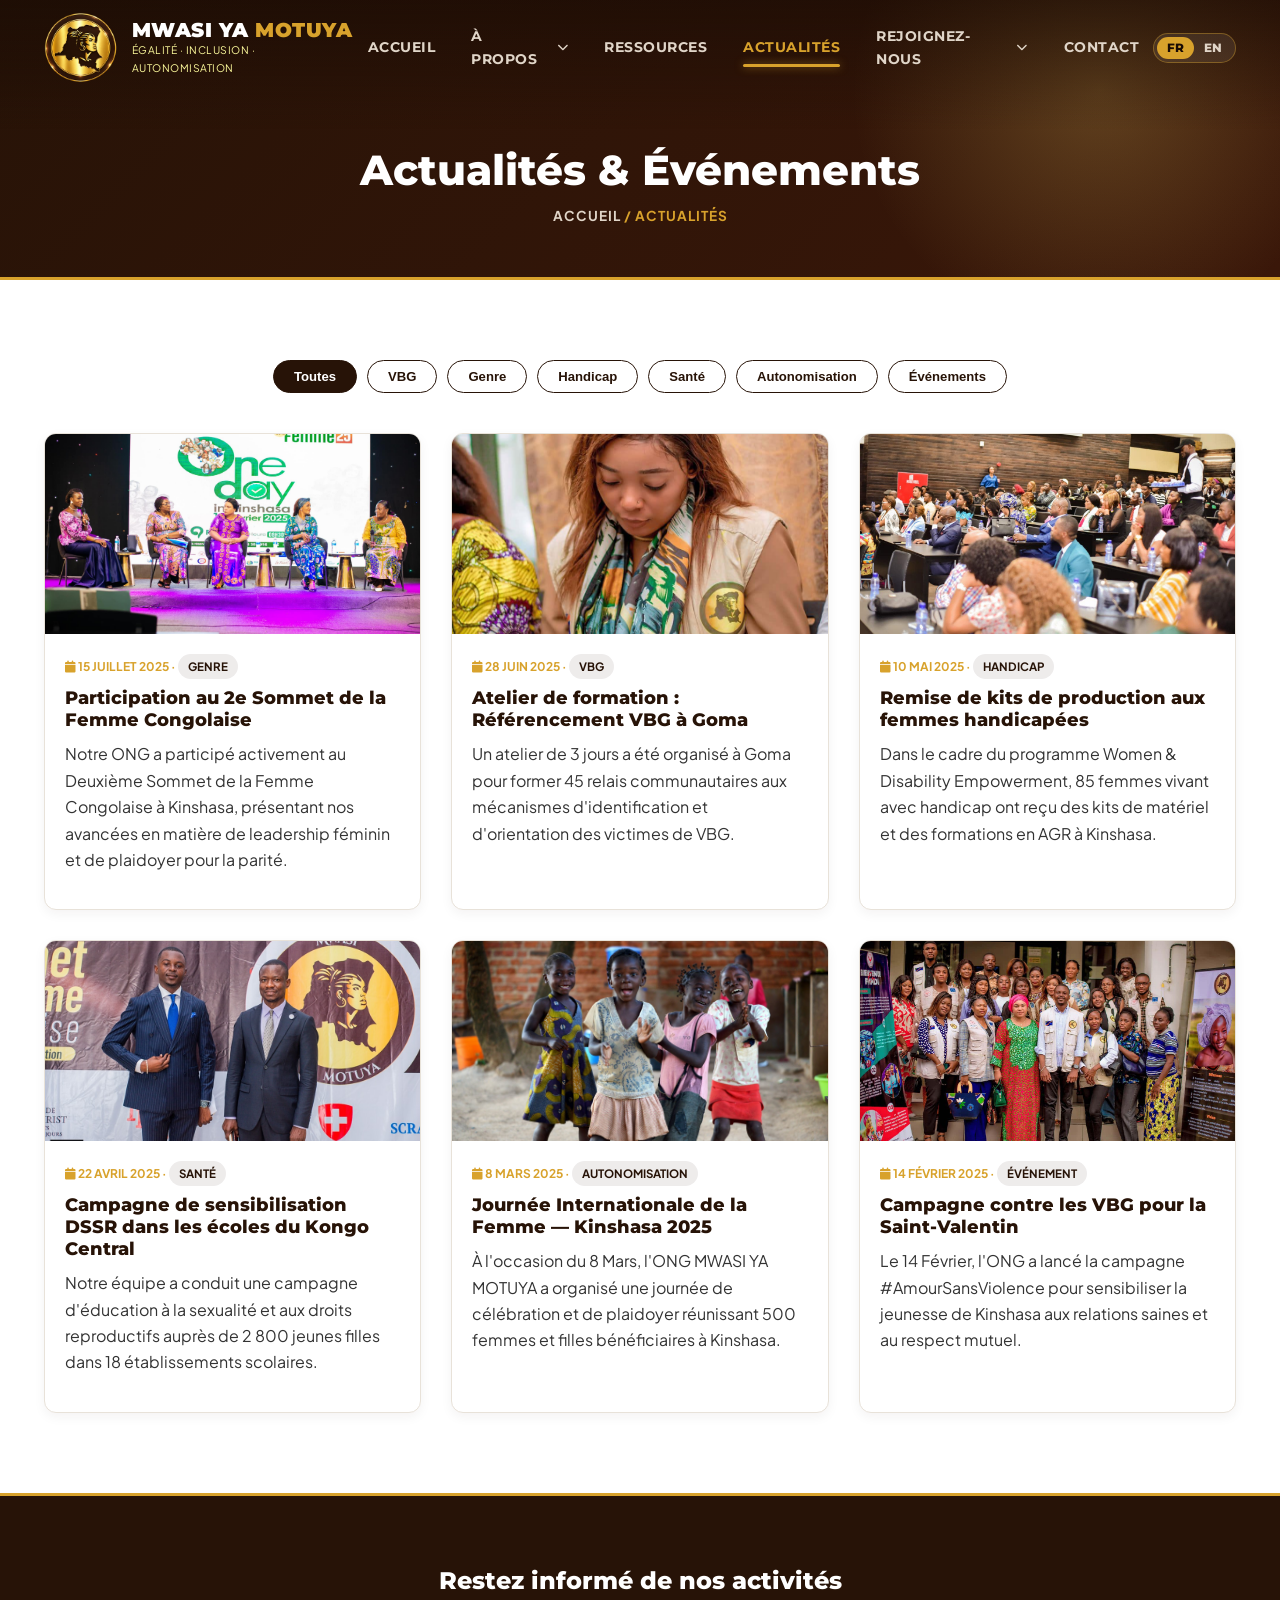
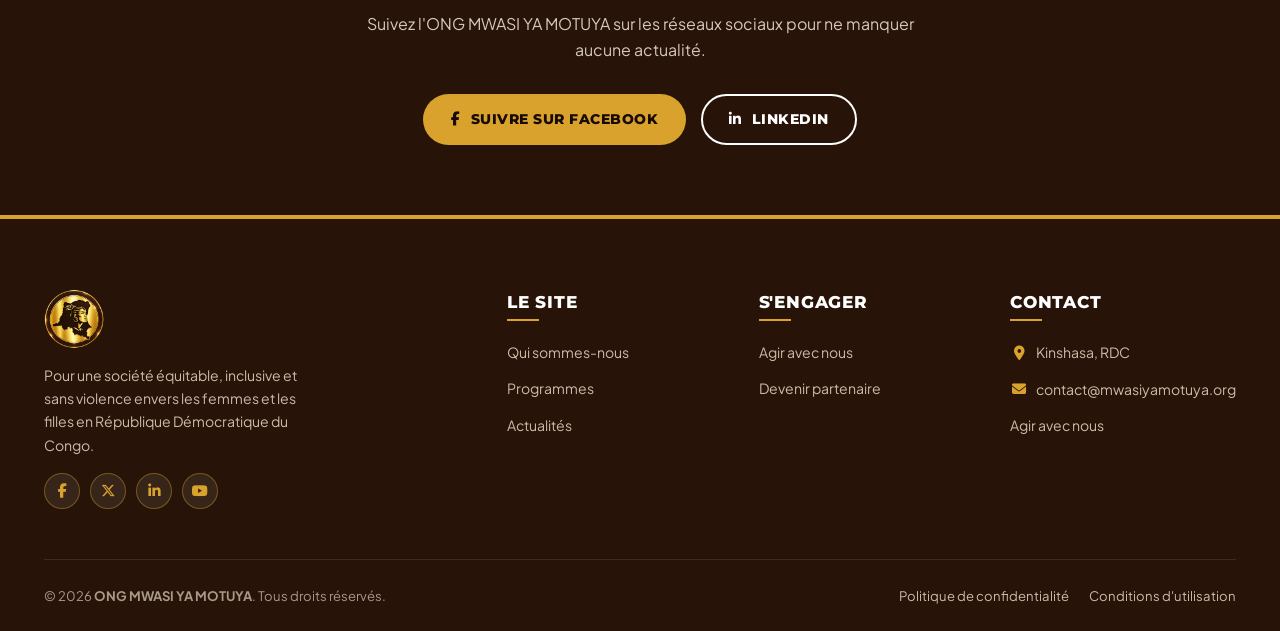
<file: actualites.html>
<!DOCTYPE html>
<html lang="fr">
<head>
  <meta charset="UTF-8">
  <meta name="viewport" content="width=device-width, initial-scale=1.0">
  <title>Actualités — ONG MWASI YA MOTUYA</title>
  <meta name="description" content="Suivez les dernières actualités, activités et événements de l'ONG MWASI YA MOTUYA pour la promotion des droits des femmes en RDC.">
  <link rel="icon" type="image/x-icon" href="ico/logo.ico">
  <link rel="preconnect" href="https://fonts.googleapis.com">
  <link rel="preconnect" href="https://fonts.gstatic.com" crossorigin>
  <link href="https://fonts.googleapis.com/css2?family=Montserrat:wght@400;500;600;700;800;900&family=Plus+Jakarta+Sans:wght@300;400;500;600;700&display=swap" rel="stylesheet">
  <link rel="stylesheet" href="https://cdnjs.cloudflare.com/ajax/libs/font-awesome/6.5.1/css/all.min.css">
  <script src="js/boot.js"></script>
  <link rel="stylesheet" href="css/styles.css">
  <link rel="stylesheet" href="css/components.css">
  <link rel="stylesheet" href="css/header.css">
  <link rel="stylesheet" href="css/motion.css">
</head>
<body>

<!-- STICKY NAVBAR -->
<header class="site-header">
  <div class="container">
    <nav class="navbar">
      <a href="index.html" class="brand-logo">
        <img src="logo/logo.png" alt="ONG MWASI YA MOTUYA">
        <div>
          <div class="brand-title">MWASI YA <span>MOTUYA</span></div>
          <div style="font-size:0.65rem;color:var(--color-accent);text-transform:uppercase;letter-spacing:0.5px;">Égalité · Inclusion · Autonomisation</div>
        </div>
      </a>

      <ul class="nav-menu" id="navMenu">
        <li class="nav-item"><a href="index.html" class="nav-link">Accueil</a></li>
        
        <!-- MENU DROPDOWN À PROPOS -->
        <li class="nav-item has-dropdown">
          <a href="a-propos.html" class="nav-link">
            À Propos <i class="fa-solid fa-chevron-down" style="font-size:0.7rem;margin-left:4px;"></i>
          </a>
          <ul class="dropdown-menu">
            <li><a href="a-propos.html" class="dropdown-link">Qui sommes-nous</a></li>
            <li><a href="nos-domaines.html" class="dropdown-link">Nos Domaines</a></li>
            <li><a href="programmes.html" class="dropdown-link">Programmes</a></li>
            <li><a href="notre-impact.html" class="dropdown-link">Notre Impact</a></li>
          </ul>
        </li>

        <li class="nav-item"><a href="ressources.html" class="nav-link">Ressources</a></li>
        <li class="nav-item"><a href="actualites.html" class="nav-link active">Actualités</a></li>

        <!-- MENU DROPDOWN REJOIGNEZ-NOUS -->
        <li class="nav-item has-dropdown">
          <a href="agir.html" class="nav-link">
            Rejoignez-nous <i class="fa-solid fa-chevron-down" style="font-size:0.7rem;margin-left:4px;"></i>
          </a>
          <ul class="dropdown-menu">
            <li><a href="agir.html" class="dropdown-link">Agir avec nous</a></li>
            <li><a href="partenaire.html" class="dropdown-link">Devenir Partenaire</a></li>
          </ul>
        </li>

        <li class="nav-item"><a href="contact.html" class="nav-link">Contact</a></li>
      </ul>

      <div style="display:flex;gap:12px;align-items:center;">
        <div class="lang-switcher">
          <button class="lang-btn active" data-lang="fr">FR</button>
          <button class="lang-btn" data-lang="en">EN</button>
        </div>
        <button class="mobile-toggle" id="mobileToggle" aria-label="Menu">
          <i class="fa-solid fa-bars"></i>
        </button>
      </div>
    </nav>
  </div>
</header>

<div class="page-banner">
  <div class="container">
    <h1>Actualités & Événements</h1>
    <div class="breadcrumb"><a href="index.html">Accueil</a> / Actualités</div>
  </div>
</div>

<section class="section-padding">
  <div class="container">
    <!-- FILTERS -->
    <div class="filters-bar">
      <button class="filter-btn active" data-filter="all">Toutes</button>
      <button class="filter-btn" data-filter="vbg">VBG</button>
      <button class="filter-btn" data-filter="genre">Genre</button>
      <button class="filter-btn" data-filter="handicap">Handicap</button>
      <button class="filter-btn" data-filter="sante">Santé</button>
      <button class="filter-btn" data-filter="autonomisation">Autonomisation</button>
      <button class="filter-btn" data-filter="evenement">Événements</button>
    </div>

    <div class="grid-3">
      <div class="news-card" data-category="genre">
        <img src="img/deuxième sommet de la femme congolaise.jpg" alt="Sommet Femme Congolaise">
        <div class="news-card-body">
          <div class="news-date"><i class="fa-solid fa-calendar"></i> 15 Juillet 2025 · <span class="tag-pill">Genre</span></div>
          <h3 style="font-size:1.1rem;margin-bottom:10px;">Participation au 2e Sommet de la Femme Congolaise</h3>
          <p>Notre ONG a participé activement au Deuxième Sommet de la Femme Congolaise à Kinshasa, présentant nos avancées en matière de leadership féminin et de plaidoyer pour la parité.</p>
        </div>
      </div>

      <div class="news-card" data-category="vbg">
        <img src="Stop aux violences sexuelles et celles basées sur le genre/4.jpg" alt="Formation VBG">
        <div class="news-card-body">
          <div class="news-date"><i class="fa-solid fa-calendar"></i> 28 Juin 2025 · <span class="tag-pill">VBG</span></div>
          <h3 style="font-size:1.1rem;margin-bottom:10px;">Atelier de formation : Référencement VBG à Goma</h3>
          <p>Un atelier de 3 jours a été organisé à Goma pour former 45 relais communautaires aux mécanismes d'identification et d'orientation des victimes de VBG.</p>
        </div>
      </div>

      <div class="news-card" data-category="handicap">
        <img src="img/3.jpg" alt="Autonomisation handicap">
        <div class="news-card-body">
          <div class="news-date"><i class="fa-solid fa-calendar"></i> 10 Mai 2025 · <span class="tag-pill">Handicap</span></div>
          <h3 style="font-size:1.1rem;margin-bottom:10px;">Remise de kits de production aux femmes handicapées</h3>
          <p>Dans le cadre du programme Women & Disability Empowerment, 85 femmes vivant avec handicap ont reçu des kits de matériel et des formations en AGR à Kinshasa.</p>
        </div>
      </div>

      <div class="news-card" data-category="sante">
        <img src="img/6.jpg" alt="Sensibilisation DSSR">
        <div class="news-card-body">
          <div class="news-date"><i class="fa-solid fa-calendar"></i> 22 Avril 2025 · <span class="tag-pill">Santé</span></div>
          <h3 style="font-size:1.1rem;margin-bottom:10px;">Campagne de sensibilisation DSSR dans les écoles du Kongo Central</h3>
          <p>Notre équipe a conduit une campagne d'éducation à la sexualité et aux droits reproductifs auprès de 2 800 jeunes filles dans 18 établissements scolaires.</p>
        </div>
      </div>

      <div class="news-card" data-category="autonomisation">
        <img src="img/aide.jpg" alt="Autonomisation économique">
        <div class="news-card-body">
          <div class="news-date"><i class="fa-solid fa-calendar"></i> 8 Mars 2025 · <span class="tag-pill">Autonomisation</span></div>
          <h3 style="font-size:1.1rem;margin-bottom:10px;">Journée Internationale de la Femme — Kinshasa 2025</h3>
          <p>À l'occasion du 8 Mars, l'ONG MWASI YA MOTUYA a organisé une journée de célébration et de plaidoyer réunissant 500 femmes et filles bénéficiaires à Kinshasa.</p>
        </div>
      </div>

      <div class="news-card" data-category="evenement">
        <img src="Stop aux violences sexuelles et celles basées sur le genre/10.jpg" onerror="this.src='img/1.jpg'" alt="Événement terrain">
        <div class="news-card-body">
          <div class="news-date"><i class="fa-solid fa-calendar"></i> 14 Février 2025 · <span class="tag-pill">Événement</span></div>
          <h3 style="font-size:1.1rem;margin-bottom:10px;">Campagne contre les VBG pour la Saint-Valentin</h3>
          <p>Le 14 Février, l'ONG a lancé la campagne #AmourSansViolence pour sensibiliser la jeunesse de Kinshasa aux relations saines et au respect mutuel.</p>
        </div>
      </div>
    </div>
  </div>
</section>

<section class="cta-band">
  <div class="container">
    <h2>Restez informé de nos activités</h2>
    <p>Suivez l'ONG MWASI YA MOTUYA sur les réseaux sociaux pour ne manquer aucune actualité.</p>
    <div style="display:flex;justify-content:center;gap:15px;flex-wrap:wrap;">
      <a href="#" class="btn btn-gold"><i class="fa-brands fa-facebook-f"></i> Suivre sur Facebook</a>
      <a href="#" class="btn btn-outline-light"><i class="fa-brands fa-linkedin-in"></i> LinkedIn</a>
    </div>
  </div>
</section>

<footer class="site-footer">
  <div class="container">
    <div class="footer-grid">
      <div>
        <img src="logo/logo.png" alt="ONG MWASI YA MOTUYA" style="height:60px;margin-bottom:15px;">
        <p style="font-size:0.88rem;color:#cbbba8;max-width:280px;">Pour une société équitable, inclusive et sans violence envers les femmes et les filles en République Démocratique du Congo.</p>
        <div class="social-links" style="margin-top:15px;">
          <a href="#" class="social-btn"><i class="fa-brands fa-facebook-f"></i></a>
          <a href="#" class="social-btn"><i class="fa-brands fa-x-twitter"></i></a>
          <a href="#" class="social-btn"><i class="fa-brands fa-linkedin-in"></i></a>
          <a href="#" class="social-btn"><i class="fa-brands fa-youtube"></i></a>
        </div>
      </div>
      <div><h4>Le site</h4><ul class="footer-links"><li><a href="a-propos.html">Qui sommes-nous</a></li><li><a href="programmes.html">Programmes</a></li><li><a href="actualites.html">Actualités</a></li></ul></div>
      <div><h4>S'engager</h4><ul class="footer-links"><li><a href="agir.html">Agir avec nous</a></li><li><a href="partenaire.html">Devenir partenaire</a></li></ul></div>
      <div><h4>Contact</h4><ul class="footer-links"><li><a href="contact.html"><i class="fa-solid fa-location-dot" style="color:var(--color-secondary);"></i> Kinshasa, RDC</a></li><li><a href="mailto:contact@mwasiyamotuya.org"><i class="fa-solid fa-envelope" style="color:var(--color-secondary);"></i> contact@mwasiyamotuya.org</a></li><li><a href="agir.html">Agir avec nous</a></li></ul></div>
    </div>
    <div class="footer-bottom">
      <span>© 2026 <strong>ONG MWASI YA MOTUYA</strong>. Tous droits réservés.</span>
      <div style="display:flex;gap:20px;flex-wrap:wrap;"><a href="#" style="color:#cbbba8;font-size:0.82rem;">Politique de confidentialité</a><a href="#" style="color:#cbbba8;font-size:0.82rem;">Conditions d'utilisation</a></div>
    </div>
  </div>
</footer>
<script src="js/main.js"></script>
<script src="js/header.js"></script>
<script src="js/motion.js"></script>
</body>
</html>
</file>
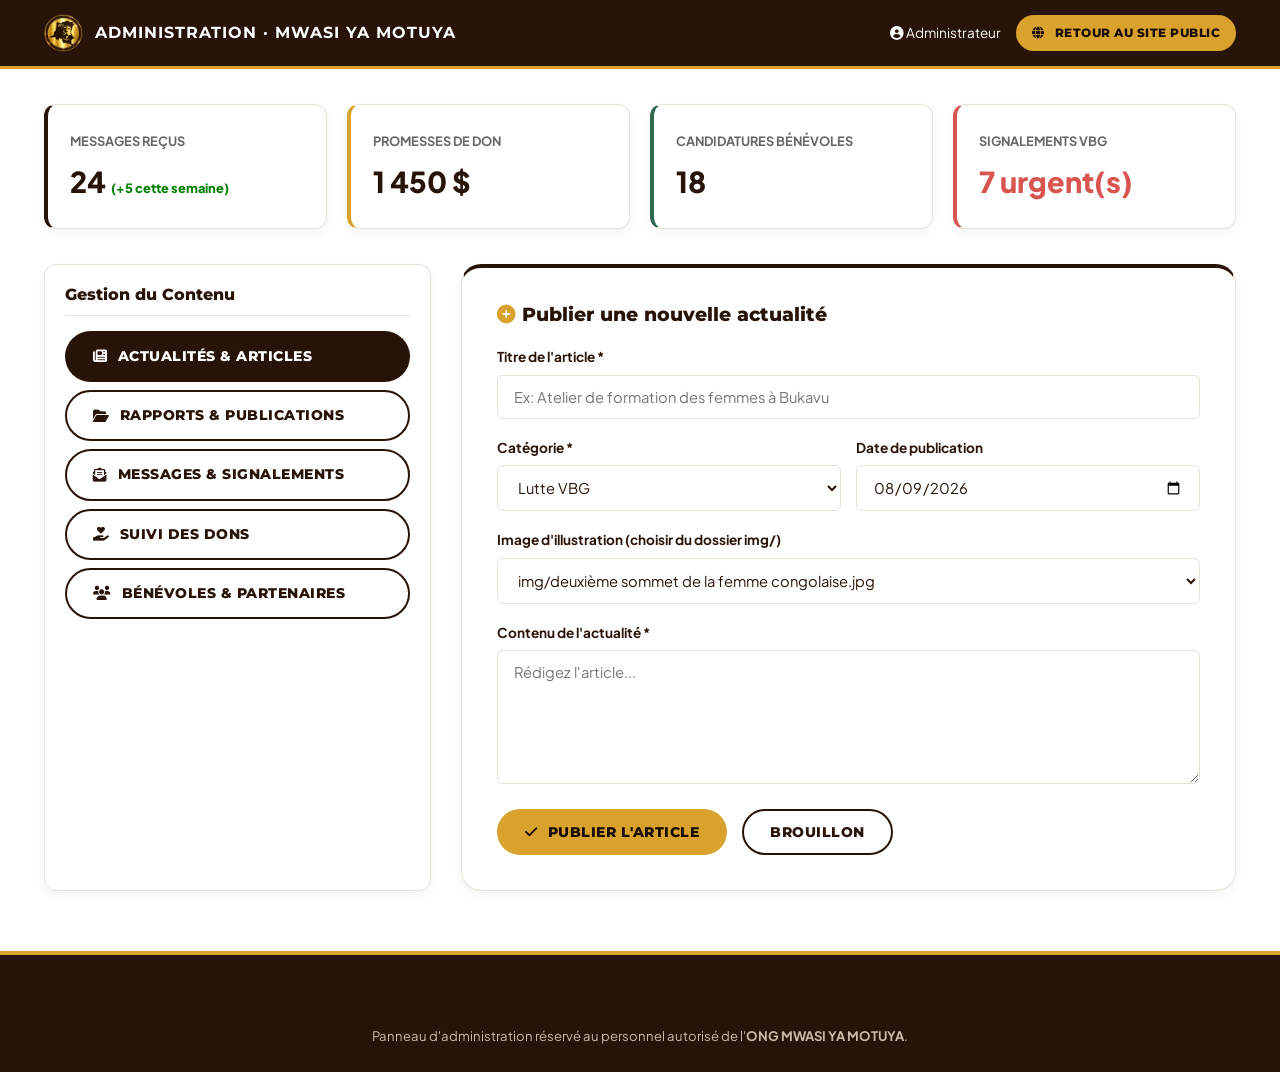
<file: admin.html>
<!DOCTYPE html>
<html lang="fr">
<head>
  <meta charset="UTF-8">
  <meta name="viewport" content="width=device-width, initial-scale=1.0">
  <title>Espace Administration — ONG MWASI YA MOTUYA</title>
  <meta name="robots" content="noindex, nofollow">
  <link rel="icon" type="image/x-icon" href="ico/logo.ico">
  <link rel="preconnect" href="https://fonts.googleapis.com">
  <link rel="preconnect" href="https://fonts.gstatic.com" crossorigin>
  <link href="https://fonts.googleapis.com/css2?family=Montserrat:wght@400;500;600;700;800;900&family=Plus+Jakarta+Sans:wght@300;400;500;600;700&display=swap" rel="stylesheet">
  <link rel="stylesheet" href="https://cdnjs.cloudflare.com/ajax/libs/font-awesome/6.5.1/css/all.min.css">
  <link rel="stylesheet" href="css/styles.css">
  <link rel="stylesheet" href="css/components.css">
</head>
<body style="background:#ffffff;">

<!-- ADMIN TOP BAR -->
<div style="background:var(--color-primary);color:#ffffff;padding:14px 0;border-bottom:3px solid var(--color-secondary);">
  <div class="container" style="display:flex;justify-content:space-between;align-items:center;">
    <div style="display:flex;align-items:center;gap:12px;">
      <img src="logo/logo.png" alt="Logo" style="height:38px;">
      <strong style="font-family:var(--font-heading);letter-spacing:1px;">ADMINISTRATION · MWASI YA MOTUYA</strong>
    </div>
    <div style="display:flex;align-items:center;gap:15px;font-size:0.85rem;">
      <span><i class="fa-solid fa-user-circle"></i> Administrateur</span>
      <a href="index.html" class="btn btn-gold" style="padding:6px 14px;font-size:0.75rem;"><i class="fa-solid fa-globe"></i> Retour au site public</a>
    </div>
  </div>
</div>

<div class="container" style="margin-top:35px;margin-bottom:60px;">
  <!-- DASHBOARD STATS -->
  <div style="display:grid;grid-template-columns:repeat(auto-fit,minmax(200px,1fr));gap:20px;margin-bottom:35px;">
    <div style="background:#fff;padding:22px;border-radius:var(--radius-md);border:1px solid var(--border-light);border-left:4px solid var(--color-primary);box-shadow:var(--shadow-sm);">
      <span style="font-size:0.8rem;color:var(--color-text-muted);font-weight:700;text-transform:uppercase;">Messages Reçus</span>
      <div style="font-size:1.8rem;font-weight:800;color:var(--color-primary);margin-top:5px;">24 <span style="font-size:0.8rem;color:green;">(+5 cette semaine)</span></div>
    </div>
    <div style="background:#fff;padding:22px;border-radius:var(--radius-md);border:1px solid var(--border-light);border-left:4px solid var(--color-secondary);box-shadow:var(--shadow-sm);">
      <span style="font-size:0.8rem;color:var(--color-text-muted);font-weight:700;text-transform:uppercase;">Promesses de Don</span>
      <div style="font-size:1.8rem;font-weight:800;color:var(--color-primary);margin-top:5px;">1 450 $</div>
    </div>
    <div style="background:#fff;padding:22px;border-radius:var(--radius-md);border:1px solid var(--border-light);border-left:4px solid #2d6a4f;box-shadow:var(--shadow-sm);">
      <span style="font-size:0.8rem;color:var(--color-text-muted);font-weight:700;text-transform:uppercase;">Candidatures Bénévoles</span>
      <div style="font-size:1.8rem;font-weight:800;color:var(--color-primary);margin-top:5px;">18</div>
    </div>
    <div style="background:#fff;padding:22px;border-radius:var(--radius-md);border:1px solid var(--border-light);border-left:4px solid #d9534f;box-shadow:var(--shadow-sm);">
      <span style="font-size:0.8rem;color:var(--color-text-muted);font-weight:700;text-transform:uppercase;">Signalements VBG</span>
      <div style="font-size:1.8rem;font-weight:800;color:#d9534f;margin-top:5px;">7 urgent(s)</div>
    </div>
  </div>

  <!-- ADMIN TABS / PANELS -->
  <div style="display:grid;grid-template-columns:1fr 2fr;gap:30px;">
    <!-- SIDEBAR -->
    <div style="background:#fff;padding:20px;border-radius:var(--radius-md);box-shadow:var(--shadow-sm);border:1px solid var(--border-light);">
      <h4 style="margin-bottom:15px;color:var(--color-primary);padding-bottom:10px;border-bottom:1px solid var(--border-light);">Gestion du Contenu</h4>
      <ul style="list-style:none;">
        <li style="margin-bottom:8px;"><a href="#" class="btn btn-primary" style="width:100%;justify-flex-start;"><i class="fa-solid fa-newspaper"></i> Actualités & Articles</a></li>
        <li style="margin-bottom:8px;"><a href="#" class="btn btn-outline-dark" style="width:100%;justify-flex-start;"><i class="fa-solid fa-folder-open"></i> Rapports & Publications</a></li>
        <li style="margin-bottom:8px;"><a href="#" class="btn btn-outline-dark" style="width:100%;justify-flex-start;"><i class="fa-solid fa-envelope-open-text"></i> Messages & Signalements</a></li>
        <li style="margin-bottom:8px;"><a href="#" class="btn btn-outline-dark" style="width:100%;justify-flex-start;"><i class="fa-solid fa-hand-holding-heart"></i> Suivi des Dons</a></li>
        <li><a href="#" class="btn btn-outline-dark" style="width:100%;justify-flex-start;"><i class="fa-solid fa-users"></i> Bénévoles & Partenaires</a></li>
      </ul>
    </div>

    <!-- MAIN EDIT PANEL -->
    <div class="form-card">
      <h3 style="margin-bottom:20px;color:var(--color-primary);"><i class="fa-solid fa-plus-circle" style="color:var(--color-secondary);"></i> Publier une nouvelle actualité</h3>
      <form id="adminNewsForm">
        <div class="form-group">
          <label>Titre de l'article *</label>
          <input type="text" class="form-control" placeholder="Ex: Atelier de formation des femmes à Bukavu" required>
        </div>

        <div style="display:grid;grid-template-columns:1fr 1fr;gap:15px;">
          <div class="form-group">
            <label>Catégorie *</label>
            <select class="form-control">
              <option>Lutte VBG</option>
              <option>Égalité de Genre</option>
              <option>Inclusion Handicap</option>
              <option>Santé DSSR</option>
              <option>Autonomisation</option>
              <option>Événement</option>
            </select>
          </div>
          <div class="form-group">
            <label>Date de publication</label>
            <input type="date" class="form-control" value="2026-08-09">
          </div>
        </div>

        <div class="form-group">
          <label>Image d'illustration (choisir du dossier img/)</label>
          <select class="form-control">
            <option>img/deuxième sommet de la femme congolaise.jpg</option>
            <option>Stop aux violences sexuelles et celles basées sur le genre/1.jpg</option>
            <option>img/3.jpg (Autonomisation handicap)</option>
            <option>img/6.jpg (Santé DSSR)</option>
            <option>img/aide.jpg (Économique)</option>
          </select>
        </div>

        <div class="form-group">
          <label>Contenu de l'actualité *</label>
          <textarea class="form-control" rows="6" placeholder="Rédigez l'article..." required></textarea>
        </div>

        <div style="display:flex;gap:15px;">
          <button type="submit" class="btn btn-gold"><i class="fa-solid fa-check"></i> Publier l'article</button>
          <button type="reset" class="btn btn-outline-dark">Brouillon</button>
        </div>
      </form>
    </div>
  </div>
</div>

<footer class="site-footer">
  <div class="container" style="text-align:center;">
    <p style="font-size:0.82rem;color:#cbbba8;margin:0;">Panneau d'administration réservé au personnel autorisé de l'<strong>ONG MWASI YA MOTUYA</strong>.</p>
  </div>
</footer>

<script src="js/main.js"></script>
</body>
</html>
</file>
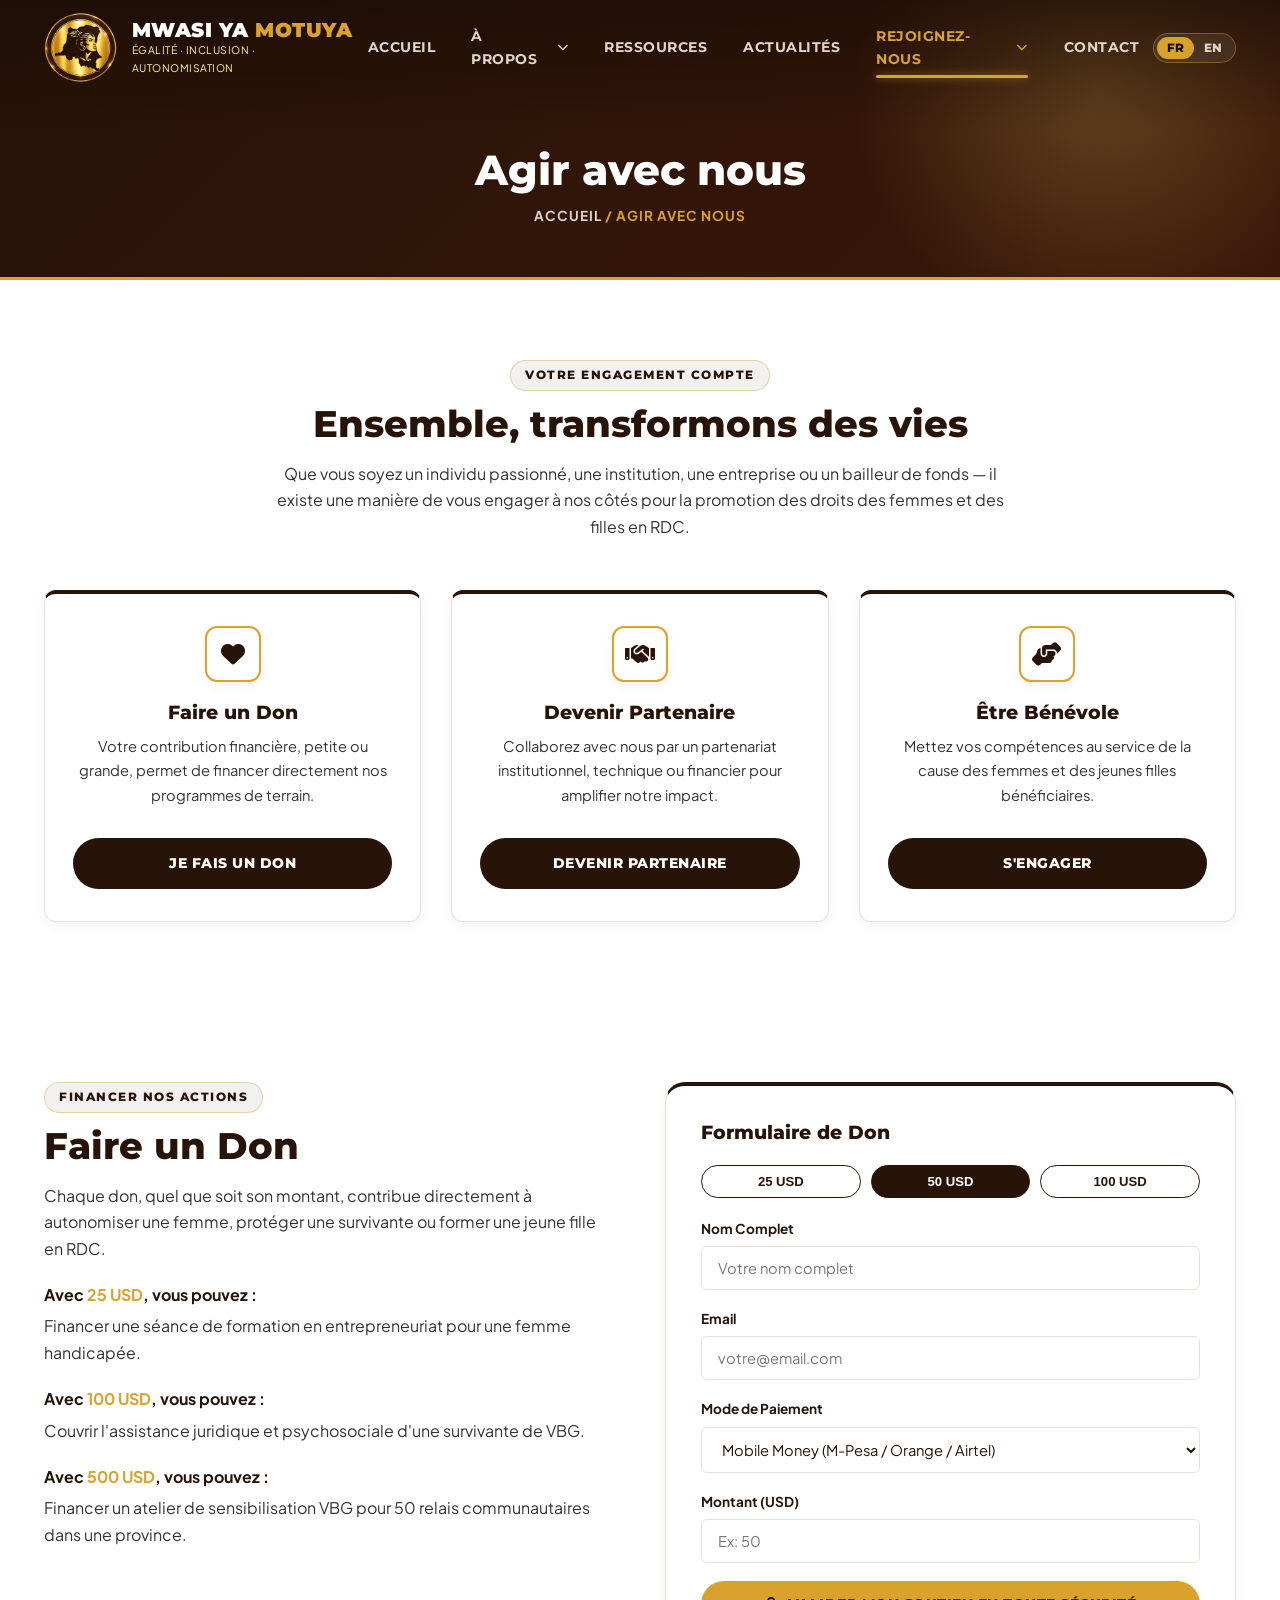
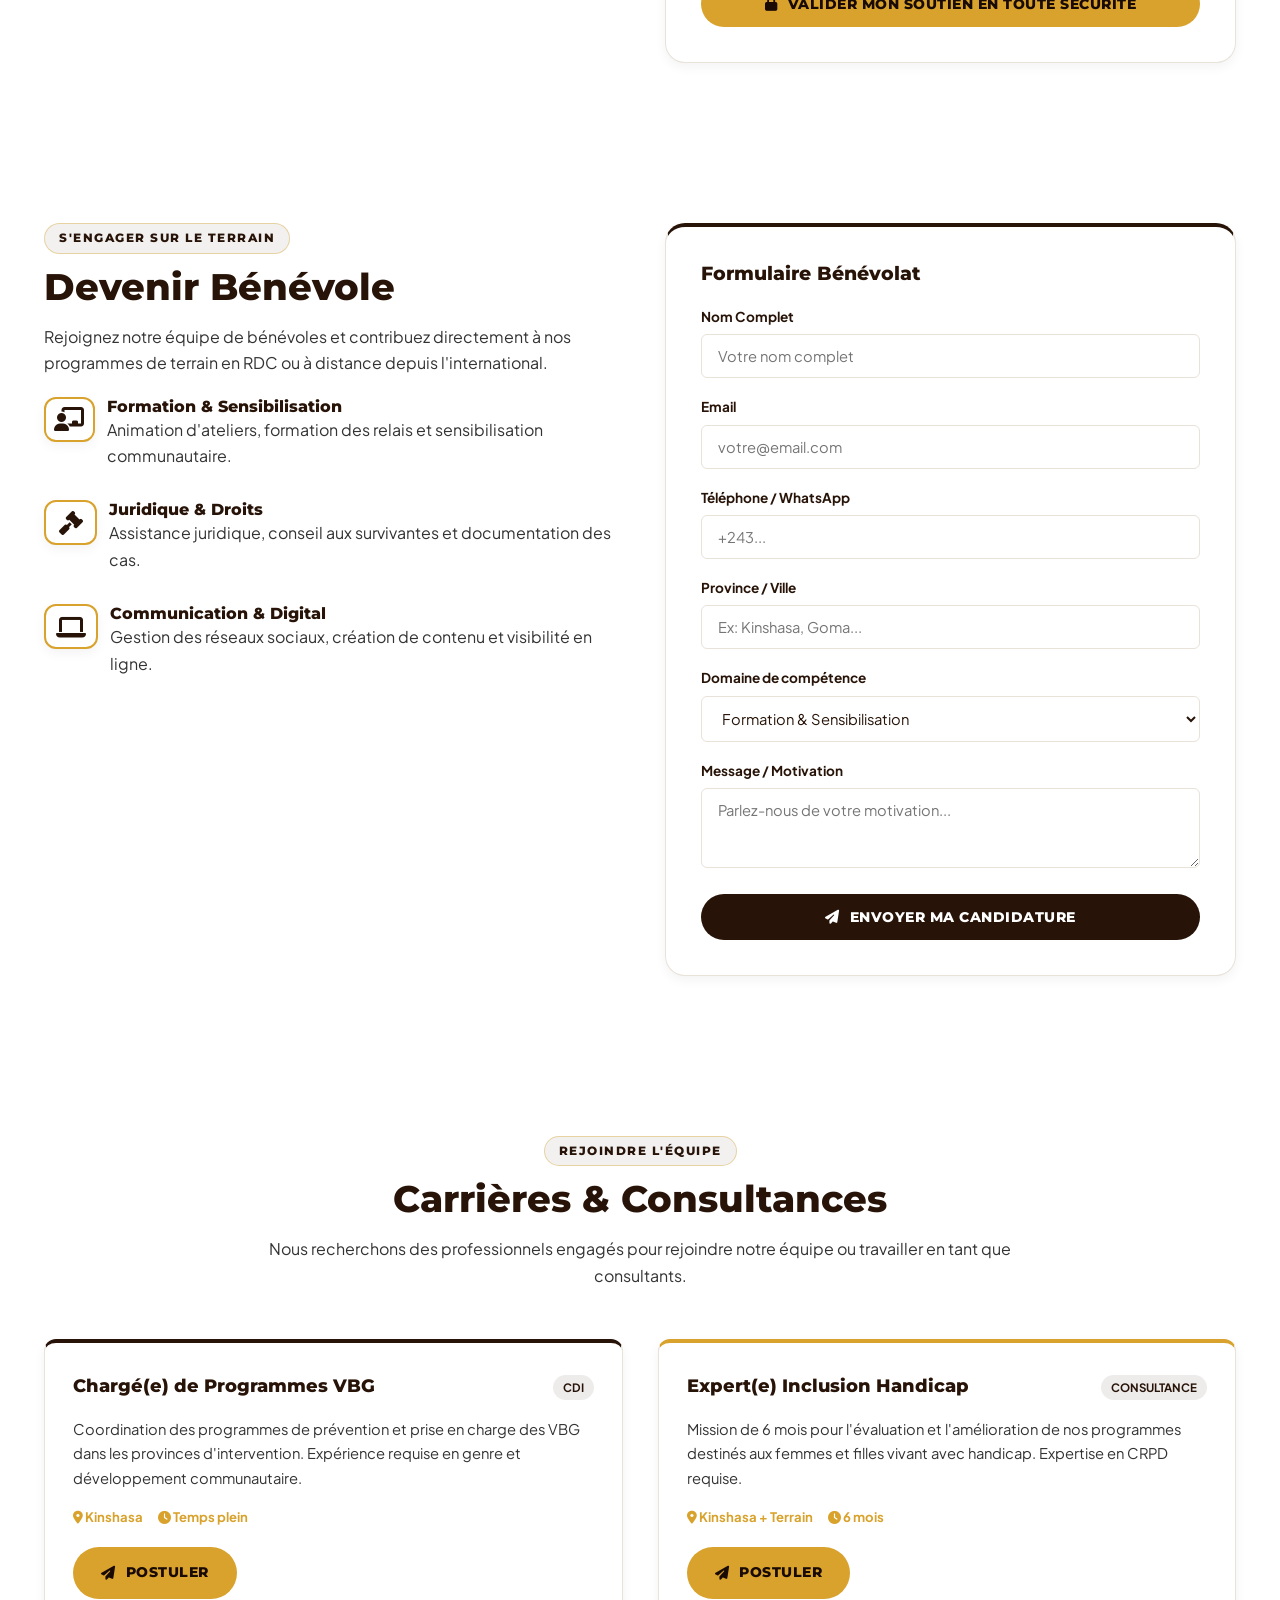
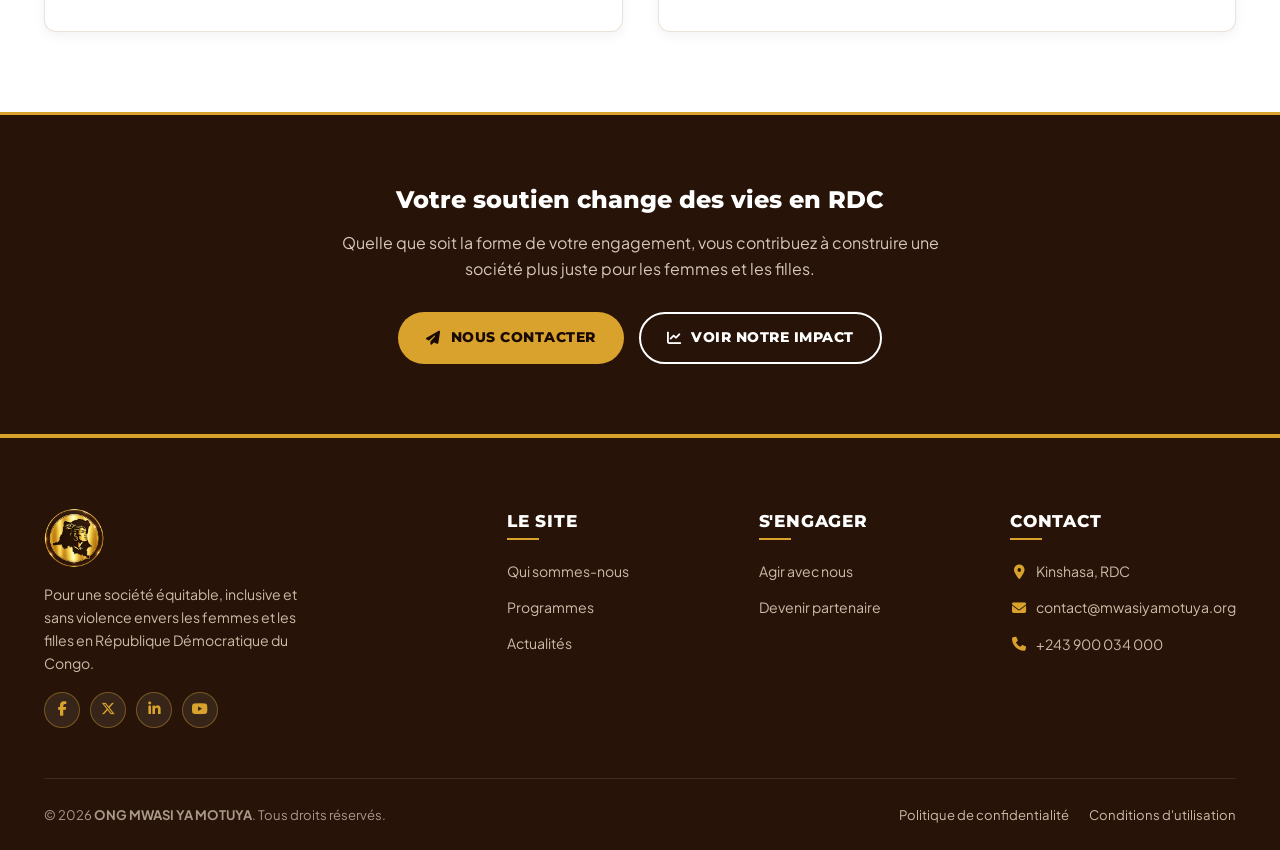
<file: agir.html>
<!DOCTYPE html>
<html lang="fr">
<head>
  <meta charset="UTF-8">
  <meta name="viewport" content="width=device-width, initial-scale=1.0">
  <title>Agir avec nous — ONG MWASI YA MOTUYA</title>
  <meta name="description" content="Rejoignez l'ONG MWASI YA MOTUYA : faire un don, devenir partenaire, bénévolat, carrières et offres d'emploi pour la promotion des droits des femmes en RDC.">
  <link rel="icon" type="image/x-icon" href="ico/logo.ico">
  <link rel="preconnect" href="https://fonts.googleapis.com">
  <link rel="preconnect" href="https://fonts.gstatic.com" crossorigin>
  <link href="https://fonts.googleapis.com/css2?family=Montserrat:wght@400;500;600;700;800;900&family=Plus+Jakarta+Sans:wght@300;400;500;600;700&display=swap" rel="stylesheet">
  <link rel="stylesheet" href="https://cdnjs.cloudflare.com/ajax/libs/font-awesome/6.5.1/css/all.min.css">
  <script src="js/boot.js"></script>
  <link rel="stylesheet" href="css/styles.css">
  <link rel="stylesheet" href="css/components.css">
  <link rel="stylesheet" href="css/header.css">
  <link rel="stylesheet" href="css/motion.css">
</head>
<body>

<!-- STICKY NAVBAR -->
<header class="site-header">
  <div class="container">
    <nav class="navbar">
      <a href="index.html" class="brand-logo">
        <img src="logo/logo.png" alt="ONG MWASI YA MOTUYA">
        <div>
          <div class="brand-title">MWASI YA <span>MOTUYA</span></div>
          <div style="font-size:0.65rem;color:var(--color-accent);text-transform:uppercase;letter-spacing:0.5px;">Égalité · Inclusion · Autonomisation</div>
        </div>
      </a>

      <ul class="nav-menu" id="navMenu">
        <li class="nav-item"><a href="index.html" class="nav-link">Accueil</a></li>
        
        <!-- MENU DROPDOWN À PROPOS -->
        <li class="nav-item has-dropdown">
          <a href="a-propos.html" class="nav-link">
            À Propos <i class="fa-solid fa-chevron-down" style="font-size:0.7rem;margin-left:4px;"></i>
          </a>
          <ul class="dropdown-menu">
            <li><a href="a-propos.html" class="dropdown-link">Qui sommes-nous</a></li>
            <li><a href="nos-domaines.html" class="dropdown-link">Nos Domaines</a></li>
            <li><a href="programmes.html" class="dropdown-link">Programmes</a></li>
            <li><a href="notre-impact.html" class="dropdown-link">Notre Impact</a></li>
          </ul>
        </li>

        <li class="nav-item"><a href="ressources.html" class="nav-link">Ressources</a></li>
        <li class="nav-item"><a href="actualites.html" class="nav-link">Actualités</a></li>
        
        <!-- MENU DROPDOWN REJOIGNEZ-NOUS -->
        <li class="nav-item has-dropdown">
          <a href="agir.html" class="nav-link active">
            Rejoignez-nous <i class="fa-solid fa-chevron-down" style="font-size:0.7rem;margin-left:4px;"></i>
          </a>
          <ul class="dropdown-menu">
            <li><a href="agir.html" class="dropdown-link active">Agir avec nous</a></li>
            <li><a href="partenaire.html" class="dropdown-link">Devenir Partenaire</a></li>
          </ul>
        </li>

        <li class="nav-item"><a href="contact.html" class="nav-link">Contact</a></li>
      </ul>

      <div style="display:flex;gap:12px;align-items:center;">
        <div class="lang-switcher">
          <button class="lang-btn active" data-lang="fr">FR</button>
          <button class="lang-btn" data-lang="en">EN</button>
        </div>
        <button class="mobile-toggle" id="mobileToggle" aria-label="Menu">
          <i class="fa-solid fa-bars"></i>
        </button>
      </div>
    </nav>
  </div>
</header>

<div class="page-banner">
  <div class="container">
    <h1>Agir avec nous</h1>
    <div class="breadcrumb"><a href="index.html">Accueil</a> / Agir avec nous</div>
  </div>
</div>

<!-- INTRO ENGAGEMENT -->
<section class="section-padding">
  <div class="container">
    <div class="section-header">
      <span class="section-subtitle">Votre engagement compte</span>
      <h2 class="section-title">Ensemble, transformons des vies</h2>
      <p>Que vous soyez un individu passionné, une institution, une entreprise ou un bailleur de fonds — il existe une manière de vous engager à nos côtés pour la promotion des droits des femmes et des filles en RDC.</p>
    </div>
    <div class="grid-3">
      <div class="card-item" style="text-align:center;">
        <div class="card-icon" style="margin:0 auto 18px auto;"><i class="fa-solid fa-heart"></i></div>
        <h3>Faire un Don</h3>
        <p>Votre contribution financière, petite ou grande, permet de financer directement nos programmes de terrain.</p>
        <a href="#don" class="btn btn-primary" style="margin-top:15px;width:100%;justify-content:center;">Je fais un don</a>
      </div>
      <div class="card-item" style="text-align:center;">
        <div class="card-icon" style="margin:0 auto 18px auto;"><i class="fa-solid fa-handshake"></i></div>
        <h3>Devenir Partenaire</h3>
        <p>Collaborez avec nous par un partenariat institutionnel, technique ou financier pour amplifier notre impact.</p>
        <a href="partenaire.html" class="btn btn-primary" style="margin-top:15px;width:100%;justify-content:center;">Devenir partenaire</a>
      </div>
      <div class="card-item" style="text-align:center;">
        <div class="card-icon" style="margin:0 auto 18px auto;"><i class="fa-solid fa-hands-helping"></i></div>
        <h3>Être Bénévole</h3>
        <p>Mettez vos compétences au service de la cause des femmes et des jeunes filles bénéficiaires.</p>
        <a href="#benevole" class="btn btn-primary" style="margin-top:15px;width:100%;justify-content:center;">S'engager</a>
      </div>
    </div>
  </div>
</section>

<!-- FAIRE UN DON -->
<section class="section-padding" id="don">
  <div class="container">
    <div style="display:grid;grid-template-columns:1fr 1fr;gap:50px;align-items:start;">
      <div>
        <span class="section-subtitle">Financer nos actions</span>
        <h2 class="section-title" style="text-align:left;">Faire un Don</h2>
        <p>Chaque don, quel que soit son montant, contribue directement à autonomiser une femme, protéger une survivante ou former une jeune fille en RDC.</p>
        <div style="margin:20px 0;">
          <p style="font-weight:700;color:var(--color-primary);margin-bottom:5px;">Avec <span style="color:var(--color-secondary);">25 USD</span>, vous pouvez :</p>
          <p>Financer une séance de formation en entrepreneuriat pour une femme handicapée.</p>
        </div>
        <div style="margin:20px 0;">
          <p style="font-weight:700;color:var(--color-primary);margin-bottom:5px;">Avec <span style="color:var(--color-secondary);">100 USD</span>, vous pouvez :</p>
          <p>Couvrir l'assistance juridique et psychosociale d'une survivante de VBG.</p>
        </div>
        <div>
          <p style="font-weight:700;color:var(--color-primary);margin-bottom:5px;">Avec <span style="color:var(--color-secondary);">500 USD</span>, vous pouvez :</p>
          <p>Financer un atelier de sensibilisation VBG pour 50 relais communautaires dans une province.</p>
        </div>
      </div>
      <div class="form-card">
        <h3 style="margin-bottom:20px;color:var(--color-primary);">Formulaire de Don</h3>
        <div style="display:grid;grid-template-columns:repeat(3,1fr);gap:10px;margin-bottom:20px;">
          <button class="filter-btn" onclick="this.parentElement.querySelectorAll('.filter-btn').forEach(b=>b.classList.remove('active'));this.classList.add('active');">25 USD</button>
          <button class="filter-btn active" onclick="this.parentElement.querySelectorAll('.filter-btn').forEach(b=>b.classList.remove('active'));this.classList.add('active');">50 USD</button>
          <button class="filter-btn" onclick="this.parentElement.querySelectorAll('.filter-btn').forEach(b=>b.classList.remove('active'));this.classList.add('active');">100 USD</button>
        </div>
        <form id="donForm">
          <div class="form-group">
            <label>Nom Complet</label>
            <input type="text" class="form-control" placeholder="Votre nom complet" required>
          </div>
          <div class="form-group">
            <label>Email</label>
            <input type="email" class="form-control" placeholder="votre@email.com" required>
          </div>
          <div class="form-group">
            <label>Mode de Paiement</label>
            <select class="form-control">
              <option>Mobile Money (M-Pesa / Orange / Airtel)</option>
              <option>Carte Bancaire (Visa / Mastercard)</option>
              <option>Virement Bancaire Institutionnel</option>
              <option>PayPal</option>
            </select>
          </div>
          <div class="form-group">
            <label>Montant (USD)</label>
            <input type="number" class="form-control" placeholder="Ex: 50" min="1">
          </div>
          <button type="submit" class="btn btn-gold" style="width:100%;justify-content:center;">
            <i class="fa-solid fa-lock"></i> Valider mon soutien en toute sécurité
          </button>
        </form>
      </div>
    </div>
  </div>
</section>

<!-- BÉNÉVOLAT -->
<section class="section-padding" id="benevole">
  <div class="container">
    <div style="display:grid;grid-template-columns:1fr 1fr;gap:50px;align-items:start;">
      <div>
        <span class="section-subtitle">S'engager sur le terrain</span>
        <h2 class="section-title" style="text-align:left;">Devenir Bénévole</h2>
        <p>Rejoignez notre équipe de bénévoles et contribuez directement à nos programmes de terrain en RDC ou à distance depuis l'international.</p>
        <div style="display:flex;flex-direction:column;gap:15px;margin-top:20px;">
          <div style="display:flex;gap:12px;align-items:flex-start;">
            <div class="card-icon" style="min-width:45px;height:45px;"><i class="fa-solid fa-chalkboard-user"></i></div>
            <div><h4>Formation & Sensibilisation</h4><p>Animation d'ateliers, formation des relais et sensibilisation communautaire.</p></div>
          </div>
          <div style="display:flex;gap:12px;align-items:flex-start;">
            <div class="card-icon" style="min-width:45px;height:45px;"><i class="fa-solid fa-gavel"></i></div>
            <div><h4>Juridique & Droits</h4><p>Assistance juridique, conseil aux survivantes et documentation des cas.</p></div>
          </div>
          <div style="display:flex;gap:12px;align-items:flex-start;">
            <div class="card-icon" style="min-width:45px;height:45px;"><i class="fa-solid fa-laptop"></i></div>
            <div><h4>Communication & Digital</h4><p>Gestion des réseaux sociaux, création de contenu et visibilité en ligne.</p></div>
          </div>
        </div>
      </div>
      <div class="form-card">
        <h3 style="margin-bottom:20px;">Formulaire Bénévolat</h3>
        <form id="benevolForm">
          <div class="form-group">
            <label>Nom Complet</label>
            <input type="text" class="form-control" placeholder="Votre nom complet" required>
          </div>
          <div class="form-group">
            <label>Email</label>
            <input type="email" class="form-control" placeholder="votre@email.com" required>
          </div>
          <div class="form-group">
            <label>Téléphone / WhatsApp</label>
            <input type="tel" class="form-control" placeholder="+243...">
          </div>
          <div class="form-group">
            <label>Province / Ville</label>
            <input type="text" class="form-control" placeholder="Ex: Kinshasa, Goma...">
          </div>
          <div class="form-group">
            <label>Domaine de compétence</label>
            <select class="form-control">
              <option>Formation & Sensibilisation</option>
              <option>Juridique & Droits Humains</option>
              <option>Santé & Soutien Psychosocial</option>
              <option>Communication & Médias</option>
              <option>Entrepreneuriat & Finance</option>
              <option>Informatique & Digital</option>
              <option>Autre</option>
            </select>
          </div>
          <div class="form-group">
            <label>Message / Motivation</label>
            <textarea class="form-control" rows="3" placeholder="Parlez-nous de votre motivation..."></textarea>
          </div>
          <button type="submit" class="btn btn-primary" style="width:100%;justify-content:center;">
            <i class="fa-solid fa-paper-plane"></i> Envoyer ma candidature
          </button>
        </form>
      </div>
    </div>
  </div>
</section>

<!-- CARRIÈRES -->
<section class="section-padding">
  <div class="container">
    <div class="section-header">
      <span class="section-subtitle">Rejoindre l'équipe</span>
      <h2 class="section-title">Carrières & Consultances</h2>
      <p>Nous recherchons des professionnels engagés pour rejoindre notre équipe ou travailler en tant que consultants.</p>
    </div>
    <div class="grid-2">
      <div class="card-item" style="border-top:4px solid var(--color-primary);">
        <div style="display:flex;justify-content:space-between;align-items:flex-start;margin-bottom:10px;">
          <h3 style="color:var(--color-primary);font-size:1.1rem;">Chargé(e) de Programmes VBG</h3>
          <span class="tag-pill">CDI</span>
        </div>
        <p>Coordination des programmes de prévention et prise en charge des VBG dans les provinces d'intervention. Expérience requise en genre et développement communautaire.</p>
        <div style="display:flex;gap:15px;font-size:0.82rem;color:var(--color-secondary);margin:10px 0;font-weight:700;">
          <span><i class="fa-solid fa-location-dot"></i> Kinshasa</span>
          <span><i class="fa-solid fa-clock"></i> Temps plein</span>
        </div>
        <a href="contact.html" class="btn btn-gold" style="margin-top:10px;"><i class="fa-solid fa-paper-plane"></i> Postuler</a>
      </div>
      <div class="card-item" style="border-top:4px solid var(--color-secondary);">
        <div style="display:flex;justify-content:space-between;align-items:flex-start;margin-bottom:10px;">
          <h3 style="color:var(--color-primary);font-size:1.1rem;">Expert(e) Inclusion Handicap</h3>
          <span class="tag-pill">Consultance</span>
        </div>
        <p>Mission de 6 mois pour l'évaluation et l'amélioration de nos programmes destinés aux femmes et filles vivant avec handicap. Expertise en CRPD requise.</p>
        <div style="display:flex;gap:15px;font-size:0.82rem;color:var(--color-secondary);margin:10px 0;font-weight:700;">
          <span><i class="fa-solid fa-location-dot"></i> Kinshasa + Terrain</span>
          <span><i class="fa-solid fa-clock"></i> 6 mois</span>
        </div>
        <a href="contact.html" class="btn btn-gold" style="margin-top:10px;"><i class="fa-solid fa-paper-plane"></i> Postuler</a>
      </div>
    </div>
  </div>
</section>

<section class="cta-band">
  <div class="container">
    <h2>Votre soutien change des vies en RDC</h2>
    <p>Quelle que soit la forme de votre engagement, vous contribuez à construire une société plus juste pour les femmes et les filles.</p>
    <div style="display:flex;justify-content:center;gap:15px;flex-wrap:wrap;">
      <a href="contact.html" class="btn btn-gold"><i class="fa-solid fa-paper-plane"></i> Nous contacter</a>
      <a href="notre-impact.html" class="btn btn-outline-light"><i class="fa-solid fa-chart-line"></i> Voir notre impact</a>
    </div>
  </div>
</section>

<footer class="site-footer">
  <div class="container">
    <div class="footer-grid">
      <div>
        <img src="logo/logo.png" alt="ONG MWASI YA MOTUYA" style="height:60px;margin-bottom:15px;">
        <p style="font-size:0.88rem;color:#cbbba8;max-width:280px;">Pour une société équitable, inclusive et sans violence envers les femmes et les filles en République Démocratique du Congo.</p>
        <div class="social-links" style="margin-top:15px;">
          <a href="#" class="social-btn"><i class="fa-brands fa-facebook-f"></i></a>
          <a href="#" class="social-btn"><i class="fa-brands fa-x-twitter"></i></a>
          <a href="#" class="social-btn"><i class="fa-brands fa-linkedin-in"></i></a>
          <a href="#" class="social-btn"><i class="fa-brands fa-youtube"></i></a>
        </div>
      </div>
      <div><h4>Le site</h4><ul class="footer-links"><li><a href="a-propos.html">Qui sommes-nous</a></li><li><a href="programmes.html">Programmes</a></li><li><a href="actualites.html">Actualités</a></li></ul></div>
      <div><h4>S'engager</h4><ul class="footer-links"><li><a href="agir.html">Agir avec nous</a></li><li><a href="partenaire.html">Devenir partenaire</a></li></ul></div>
      <div><h4>Contact</h4><ul class="footer-links"><li><a href="contact.html"><i class="fa-solid fa-location-dot" style="color:var(--color-secondary);"></i> Kinshasa, RDC</a></li><li><a href="mailto:contact@mwasiyamotuya.org"><i class="fa-solid fa-envelope" style="color:var(--color-secondary);"></i> contact@mwasiyamotuya.org</a></li><li><a href="tel:+243810000000"><i class="fa-solid fa-phone" style="color:var(--color-secondary);"></i> +243 900 034 000</a></li></ul></div>
    </div>
    <div class="footer-bottom">
      <span>© 2026 <strong>ONG MWASI YA MOTUYA</strong>. Tous droits réservés.</span>
      <div style="display:flex;gap:20px;flex-wrap:wrap;"><a href="#" style="color:#cbbba8;font-size:0.82rem;">Politique de confidentialité</a><a href="#" style="color:#cbbba8;font-size:0.82rem;">Conditions d'utilisation</a></div>
    </div>
  </div>
</footer>
<script src="js/main.js"></script>
<script src="js/header.js"></script>
<script src="js/motion.js"></script>
</body>
</html>
</file>
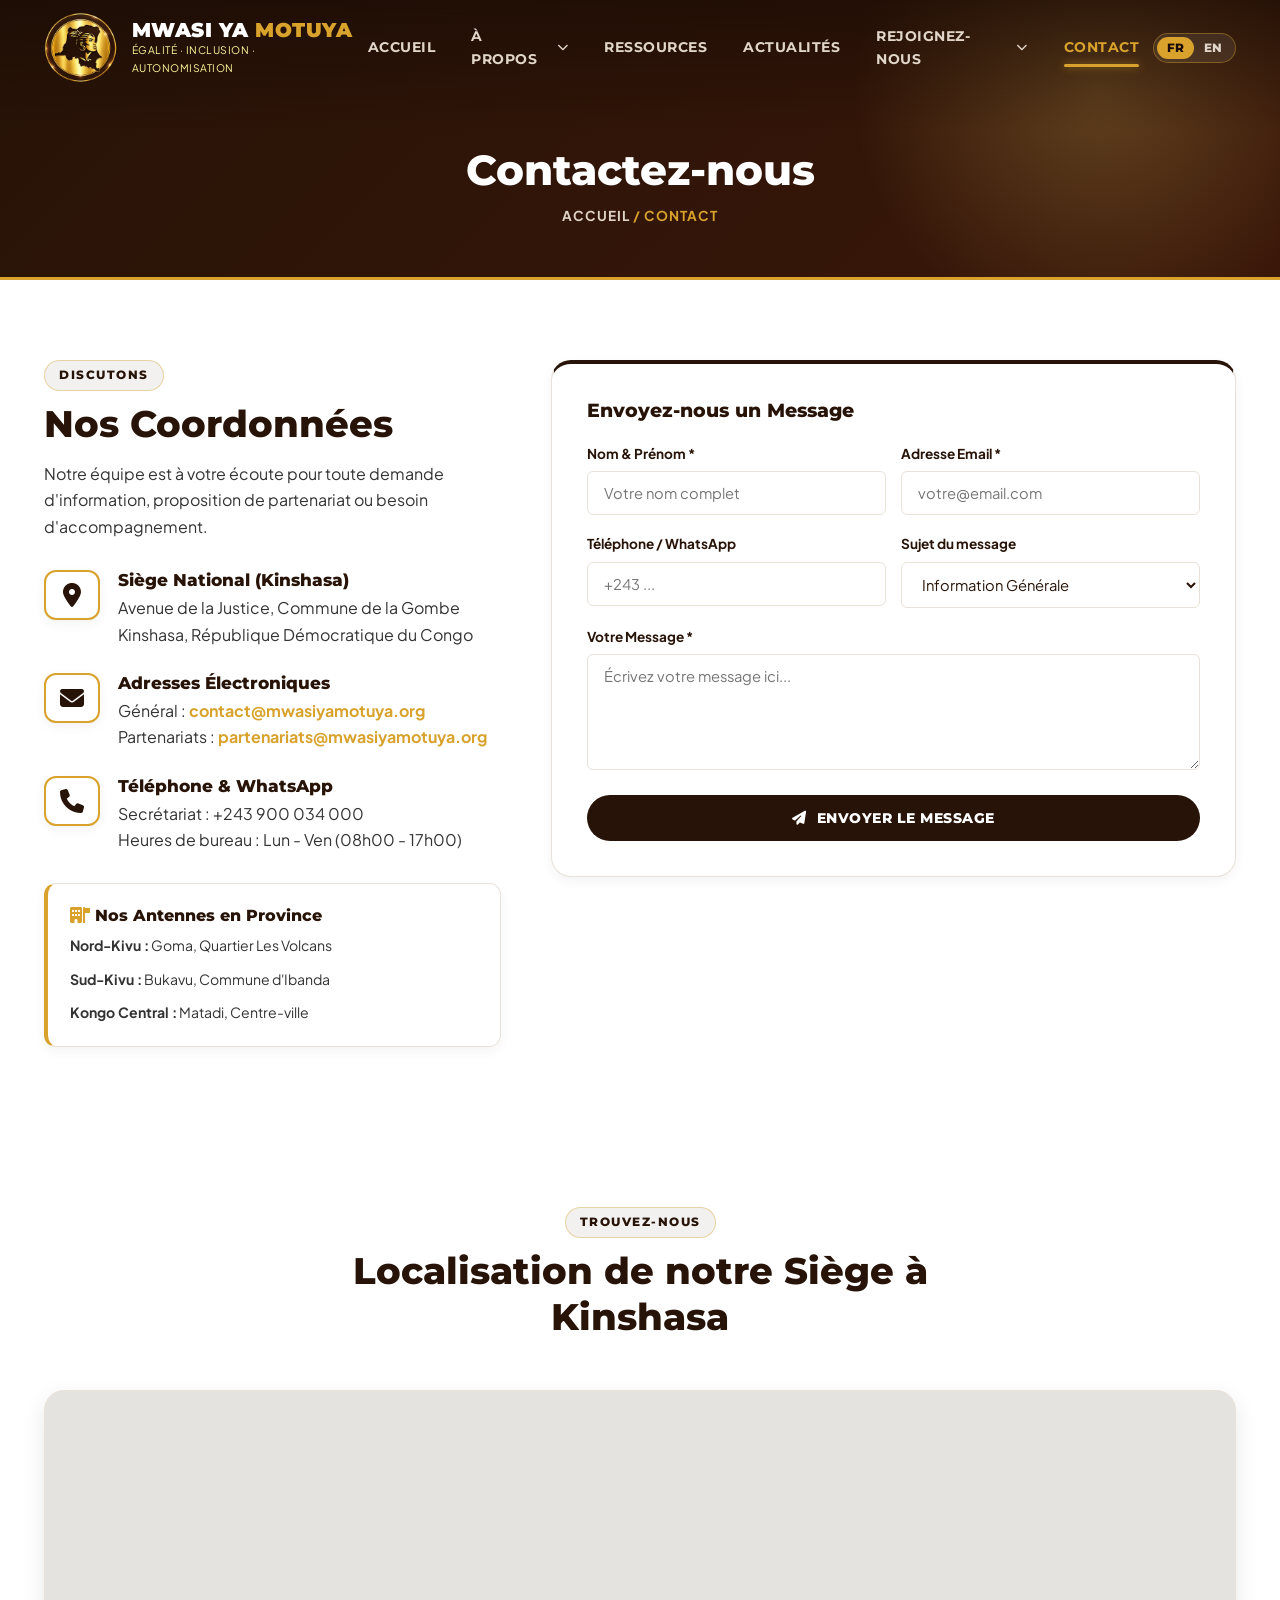
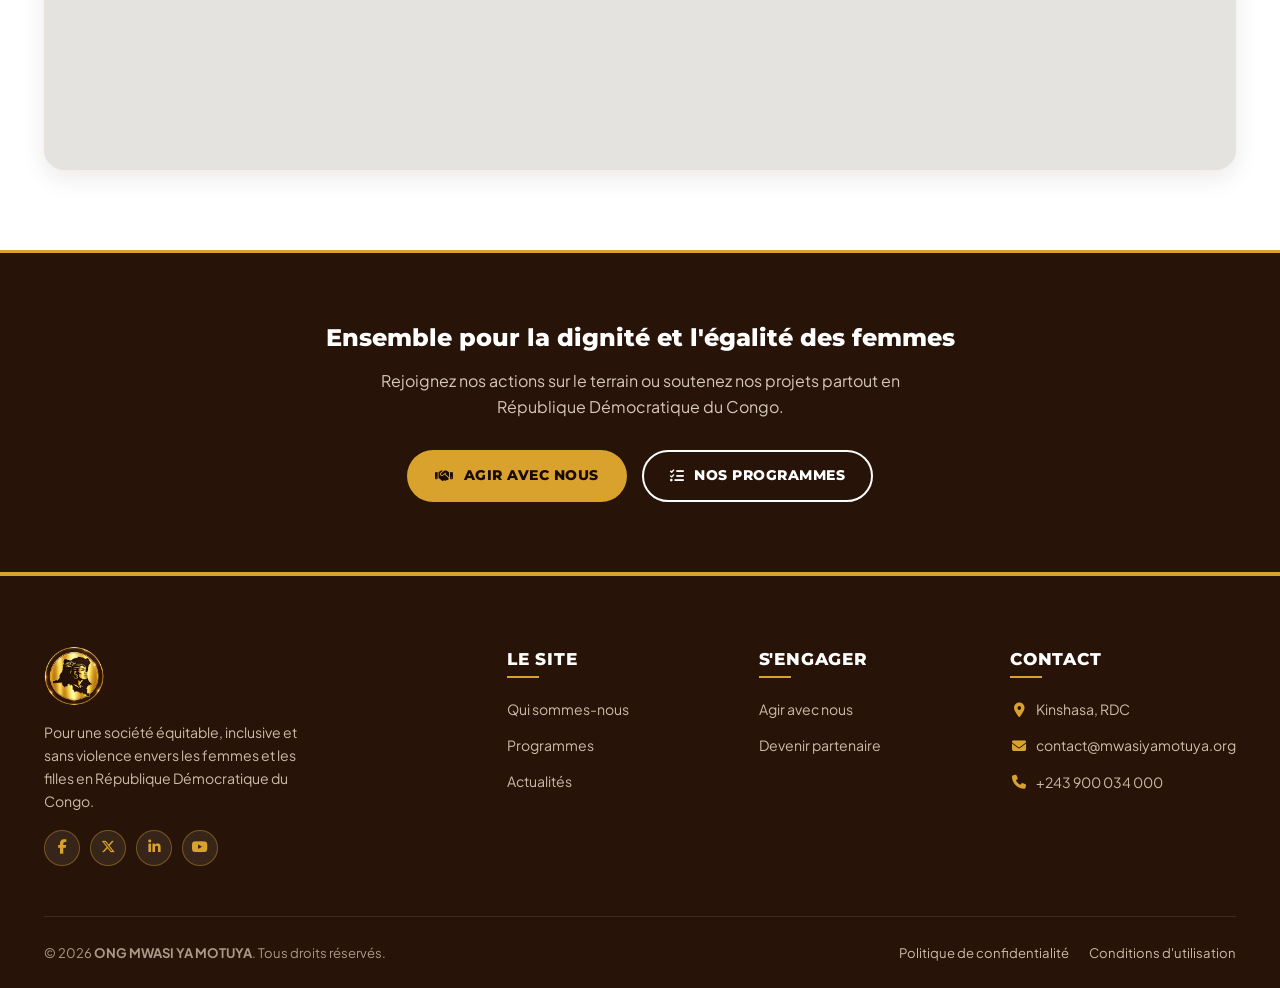
<file: contact.html>
<!DOCTYPE html>
<html lang="fr">
<head>
  <meta charset="UTF-8">
  <meta name="viewport" content="width=device-width, initial-scale=1.0">
  <title>Contact & Localisation — ONG MWASI YA MOTUYA</title>
  <meta name="description" content="Contactez l'ONG MWASI YA MOTUYA à Kinshasa et dans ses antennes en RDC. Formulaire de contact, adresse, téléphone et signalement d'urgence.">
  <link rel="icon" type="image/x-icon" href="ico/logo.ico">
  <link rel="preconnect" href="https://fonts.googleapis.com">
  <link rel="preconnect" href="https://fonts.gstatic.com" crossorigin>
  <link href="https://fonts.googleapis.com/css2?family=Montserrat:wght@400;500;600;700;800;900&family=Plus+Jakarta+Sans:wght@300;400;500;600;700&display=swap" rel="stylesheet">
  <link rel="stylesheet" href="https://cdnjs.cloudflare.com/ajax/libs/font-awesome/6.5.1/css/all.min.css">
  <script src="js/boot.js"></script>
  <link rel="stylesheet" href="css/styles.css">
  <link rel="stylesheet" href="css/components.css">
  <link rel="stylesheet" href="css/header.css">
  <link rel="stylesheet" href="css/motion.css">
</head>
<body>

<!-- STICKY NAVBAR -->
<header class="site-header">
  <div class="container">
    <nav class="navbar">
      <a href="index.html" class="brand-logo">
        <img src="logo/logo.png" alt="ONG MWASI YA MOTUYA">
        <div>
          <div class="brand-title">MWASI YA <span>MOTUYA</span></div>
          <div style="font-size:0.65rem;color:var(--color-accent);text-transform:uppercase;letter-spacing:0.5px;">Égalité · Inclusion · Autonomisation</div>
        </div>
      </a>

      <ul class="nav-menu" id="navMenu">
        <li class="nav-item"><a href="index.html" class="nav-link">Accueil</a></li>
        
        <!-- MENU DROPDOWN À PROPOS -->
        <li class="nav-item has-dropdown">
          <a href="a-propos.html" class="nav-link">
            À Propos <i class="fa-solid fa-chevron-down" style="font-size:0.7rem;margin-left:4px;"></i>
          </a>
          <ul class="dropdown-menu">
            <li><a href="a-propos.html" class="dropdown-link">Qui sommes-nous</a></li>
            <li><a href="nos-domaines.html" class="dropdown-link">Nos Domaines</a></li>
            <li><a href="programmes.html" class="dropdown-link">Programmes</a></li>
            <li><a href="notre-impact.html" class="dropdown-link">Notre Impact</a></li>
          </ul>
        </li>

        <li class="nav-item"><a href="ressources.html" class="nav-link">Ressources</a></li>
        <li class="nav-item"><a href="actualites.html" class="nav-link">Actualités</a></li>

        <!-- MENU DROPDOWN REJOIGNEZ-NOUS -->
        <li class="nav-item has-dropdown">
          <a href="agir.html" class="nav-link">
            Rejoignez-nous <i class="fa-solid fa-chevron-down" style="font-size:0.7rem;margin-left:4px;"></i>
          </a>
          <ul class="dropdown-menu">
            <li><a href="agir.html" class="dropdown-link">Agir avec nous</a></li>
            <li><a href="partenaire.html" class="dropdown-link">Devenir Partenaire</a></li>
          </ul>
        </li>

        <li class="nav-item"><a href="contact.html" class="nav-link active">Contact</a></li>
      </ul>

      <div style="display:flex;gap:12px;align-items:center;">
        <div class="lang-switcher">
          <button class="lang-btn active" data-lang="fr">FR</button>
          <button class="lang-btn" data-lang="en">EN</button>
        </div>
        <button class="mobile-toggle" id="mobileToggle" aria-label="Menu">
          <i class="fa-solid fa-bars"></i>
        </button>
      </div>
    </nav>
  </div>
</header>

<div class="page-banner">
  <div class="container">
    <h1>Contactez-nous</h1>
    <div class="breadcrumb"><a href="index.html">Accueil</a> / Contact</div>
  </div>
</div>

<!-- INFOS DE CONTACT ET FORMULAIRE (FOND BLANC) -->
<section class="section-padding">
  <div class="container">
    <div style="display:grid;grid-template-columns:0.8fr 1.2fr;gap:50px;align-items:start;">
      
      <!-- GAUCHE : COORDONNÉES ET ANTENNES -->
      <div>
        <span class="section-subtitle">Discutons</span>
        <h2 class="section-title" style="text-align:left;">Nos Coordonnées</h2>
        <p>Notre équipe est à votre écoute pour toute demande d'information, proposition de partenariat ou besoin d'accompagnement.</p>
        
        <div style="display:flex;flex-direction:column;gap:25px;margin:30px 0;">
          <div style="display:flex;gap:18px;align-items:flex-start;">
            <div class="card-icon" style="min-width:50px;height:50px;"><i class="fa-solid fa-location-dot"></i></div>
            <div>
              <h4 style="font-size:1.05rem;color:var(--color-primary);margin-bottom:4px;">Siège National (Kinshasa)</h4>
              <p style="margin:0;">Avenue de la Justice, Commune de la Gombe<br>Kinshasa, République Démocratique du Congo</p>
            </div>
          </div>

          <div style="display:flex;gap:18px;align-items:flex-start;">
            <div class="card-icon" style="min-width:50px;height:50px;"><i class="fa-solid fa-envelope"></i></div>
            <div>
              <h4 style="font-size:1.05rem;color:var(--color-primary);margin-bottom:4px;">Adresses Électroniques</h4>
              <p style="margin:0;">Général : <a href="mailto:contact@mwasiyamotuya.org" style="color:var(--color-secondary);font-weight:700;">contact@mwasiyamotuya.org</a><br>Partenariats : <a href="mailto:partenariats@mwasiyamotuya.org" style="color:var(--color-secondary);font-weight:700;">partenariats@mwasiyamotuya.org</a></p>
            </div>
          </div>

          <div style="display:flex;gap:18px;align-items:flex-start;">
            <div class="card-icon" style="min-width:50px;height:50px;"><i class="fa-solid fa-phone"></i></div>
            <div>
              <h4 style="font-size:1.05rem;color:var(--color-primary);margin-bottom:4px;">Téléphone & WhatsApp</h4>
              <p style="margin:0;">Secrétariat : +243 900 034 000<br>Heures de bureau : Lun - Ven (08h00 - 17h00)</p>
            </div>
          </div>
        </div>

        <div style="background:#ffffff;border:1px solid var(--border-light);border-left:4px solid var(--color-secondary);padding:22px;border-radius:var(--radius-md);box-shadow:var(--shadow-sm);">
          <h4 style="color:var(--color-primary);margin-bottom:8px;"><i class="fa-solid fa-building-flag" style="color:var(--color-secondary);"></i> Nos Antennes en Province</h4>
          <p style="font-size:0.88rem;margin:0 0 10px 0;"><strong>Nord-Kivu :</strong> Goma, Quartier Les Volcans</p>
          <p style="font-size:0.88rem;margin:0 0 10px 0;"><strong>Sud-Kivu :</strong> Bukavu, Commune d'Ibanda</p>
          <p style="font-size:0.88rem;margin:0;"><strong>Kongo Central :</strong> Matadi, Centre-ville</p>
        </div>
      </div>

      <!-- DROITE : FORMULAIRE DE CONTACT -->
      <div class="form-card">
        <h3 style="margin-bottom:20px;color:var(--color-primary);">Envoyez-nous un Message</h3>
        <form id="contactForm">
          <div style="display:grid;grid-template-columns:1fr 1fr;gap:15px;">
            <div class="form-group">
              <label>Nom & Prénom *</label>
              <input type="text" class="form-control" placeholder="Votre nom complet" required>
            </div>
            <div class="form-group">
              <label>Adresse Email *</label>
              <input type="email" class="form-control" placeholder="votre@email.com" required>
            </div>
          </div>

          <div style="display:grid;grid-template-columns:1fr 1fr;gap:15px;">
            <div class="form-group">
              <label>Téléphone / WhatsApp</label>
              <input type="tel" class="form-control" placeholder="+243 ...">
            </div>
            <div class="form-group">
              <label>Sujet du message</label>
              <select class="form-control">
                <option>Information Générale</option>
                <option>Demande de Partenariat</option>
                <option>Signalement / Assistance VBG</option>
                <option>Programme Inclusion Handicap</option>
                <option>Presse & Médias</option>
                <option>Autore</option>
              </select>
            </div>
          </div>

          <div class="form-group">
            <label>Votre Message *</label>
            <textarea class="form-control" rows="5" placeholder="Écrivez votre message ici..." required></textarea>
          </div>

          <button type="submit" class="btn btn-primary" style="width:100%;justify-content:center;">
            <i class="fa-solid fa-paper-plane"></i> Envoyer le message
          </button>
        </form>
      </div>

    </div>
  </div>
</section>

<!-- LOCALISATION GOOGLE MAPS (FOND BLANC) -->
<section class="section-padding">
  <div class="container">
    <div class="section-header">
      <span class="section-subtitle">Trouvez-nous</span>
      <h2 class="section-title">Localisation de notre Siège à Kinshasa</h2>
    </div>
    <div style="width:100%;height:380px;border-radius:var(--radius-lg);overflow:hidden;box-shadow:var(--shadow-md);border:1px solid var(--border-light);background:#e5e3df;display:flex;align-items:center;justify-content:center;position:relative;">
      <iframe src="https://www.google.com/maps/embed?pb=!1m18!1m12!1m3!1d127278.43477141527!2d15.244304870425714!3d-4.327579737190013!2m3!1f0!2f0!3f0!3m2!1i1024!2i768!4f13.1!3m3!1m2!1s0x1a6a3130d2cf39eb%3A0x6b63c7b39a3411b!2sKinshasa%2C%20Democratic%20Republic%20of%20the%20Congo!5e0!3m2!1sen!2scd!4v1700000000000!5m2!1sen!2scd" width="100%" height="100%" style="border:0;" allowfullscreen="" loading="lazy" referrerpolicy="no-referrer-when-downgrade"></iframe>
    </div>
  </div>
</section>

<section class="cta-band">
  <div class="container">
    <h2>Ensemble pour la dignité et l'égalité des femmes</h2>
    <p>Rejoignez nos actions sur le terrain ou soutenez nos projets partout en République Démocratique du Congo.</p>
    <div style="display:flex;justify-content:center;gap:15px;flex-wrap:wrap;">
      <a href="agir.html" class="btn btn-gold"><i class="fa-solid fa-handshake"></i> Agir avec nous</a>
      <a href="programmes.html" class="btn btn-outline-light"><i class="fa-solid fa-list-check"></i> Nos programmes</a>
    </div>
  </div>
</section>

<footer class="site-footer">
  <div class="container">
    <div class="footer-grid">
      <div>
        <img src="logo/logo.png" alt="ONG MWASI YA MOTUYA" style="height:60px;margin-bottom:15px;">
        <p style="font-size:0.88rem;color:#cbbba8;max-width:280px;">Pour une société équitable, inclusive et sans violence envers les femmes et les filles en République Démocratique du Congo.</p>
        <div class="social-links" style="margin-top:15px;">
          <a href="#" class="social-btn"><i class="fa-brands fa-facebook-f"></i></a>
          <a href="#" class="social-btn"><i class="fa-brands fa-x-twitter"></i></a>
          <a href="#" class="social-btn"><i class="fa-brands fa-linkedin-in"></i></a>
          <a href="#" class="social-btn"><i class="fa-brands fa-youtube"></i></a>
        </div>
      </div>
      <div><h4>Le site</h4><ul class="footer-links"><li><a href="a-propos.html">Qui sommes-nous</a></li><li><a href="programmes.html">Programmes</a></li><li><a href="actualites.html">Actualités</a></li></ul></div>
      <div><h4>S'engager</h4><ul class="footer-links"><li><a href="agir.html">Agir avec nous</a></li><li><a href="partenaire.html">Devenir partenaire</a></li></ul></div>
      <div><h4>Contact</h4><ul class="footer-links"><li><a href="contact.html"><i class="fa-solid fa-location-dot" style="color:var(--color-secondary);"></i> Kinshasa, RDC</a></li><li><a href="mailto:contact@mwasiyamotuya.org"><i class="fa-solid fa-envelope" style="color:var(--color-secondary);"></i> contact@mwasiyamotuya.org</a></li><li><a href="tel:+243810000000"><i class="fa-solid fa-phone" style="color:var(--color-secondary);"></i> +243 900 034 000</a></li></ul></div>
    </div>
    <div class="footer-bottom">
      <span>© 2026 <strong>ONG MWASI YA MOTUYA</strong>. Tous droits réservés.</span>
      <div style="display:flex;gap:20px;flex-wrap:wrap;"><a href="#" style="color:#cbbba8;font-size:0.82rem;">Politique de confidentialité</a><a href="#" style="color:#cbbba8;font-size:0.82rem;">Conditions d'utilisation</a></div>
    </div>
  </div>
</footer>
<script src="js/main.js"></script>
<script src="js/header.js"></script>
<script src="js/motion.js"></script>
</body>
</html>
</file>
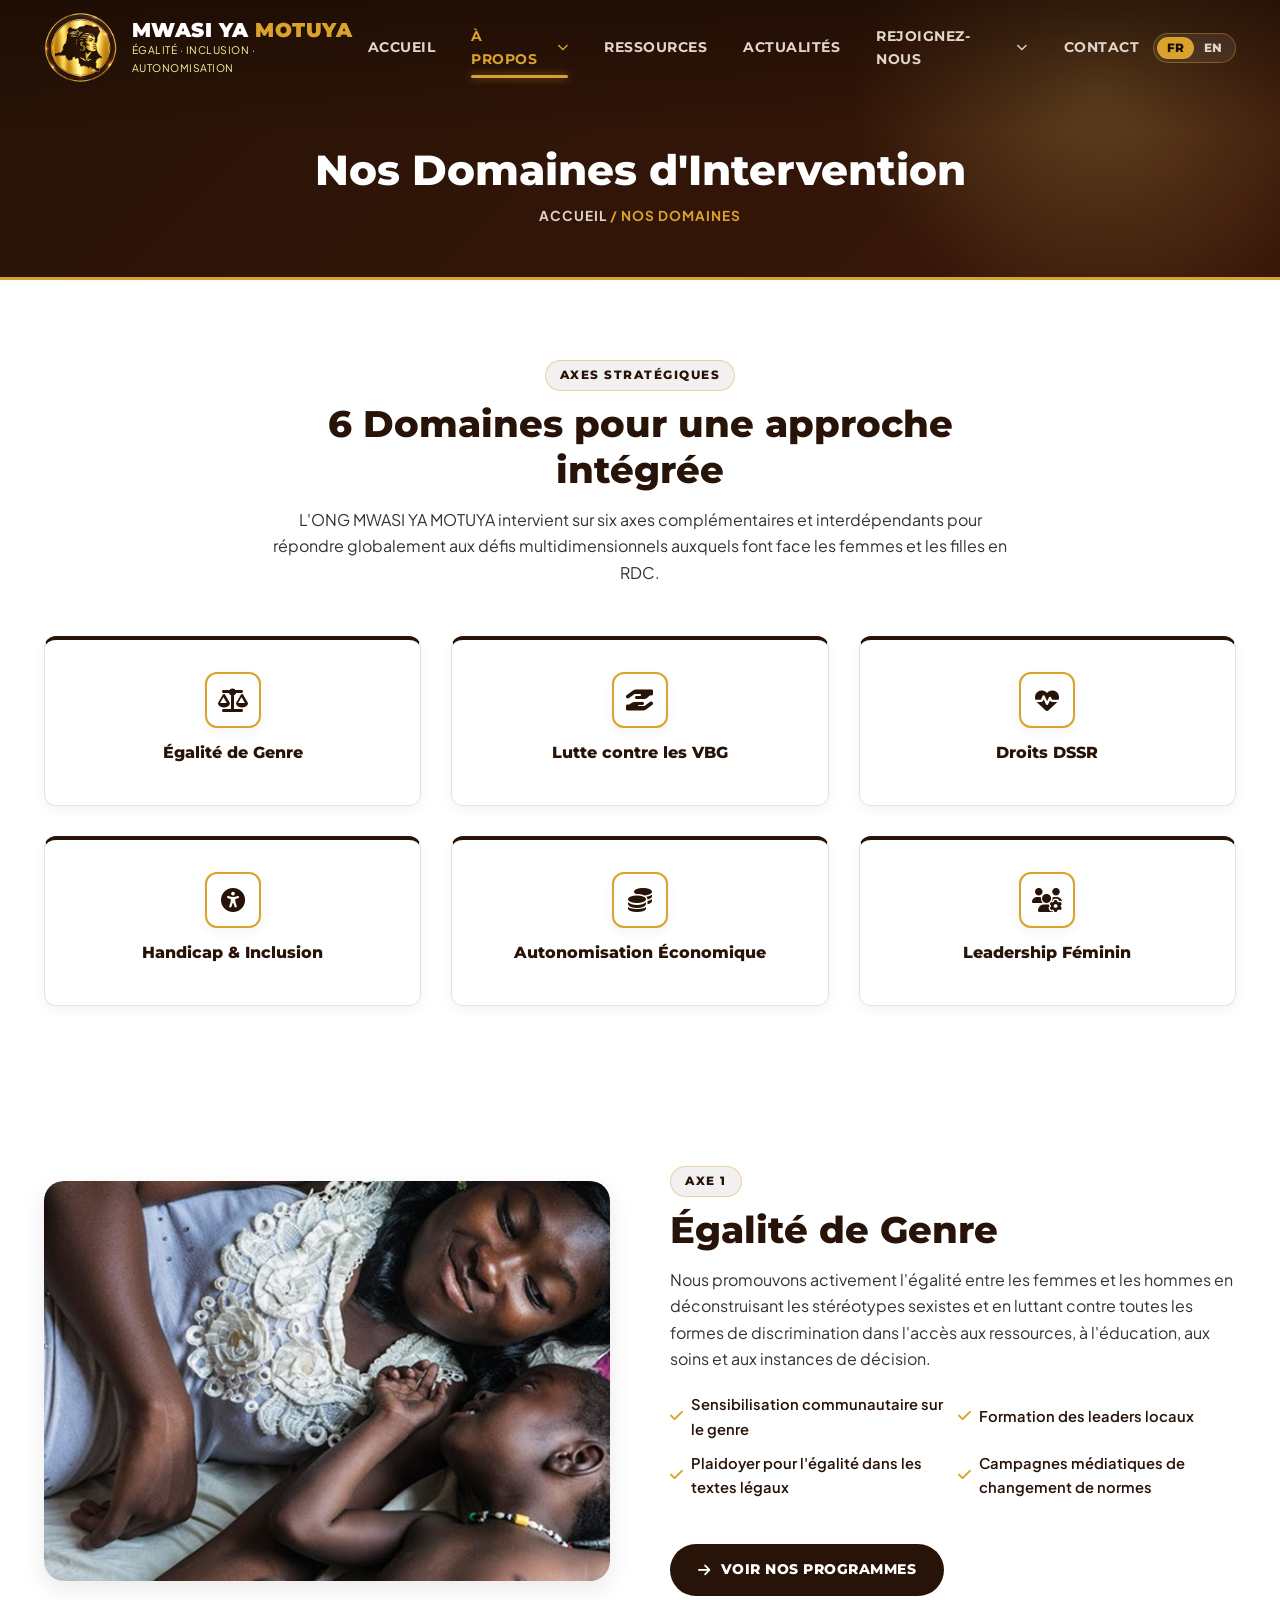
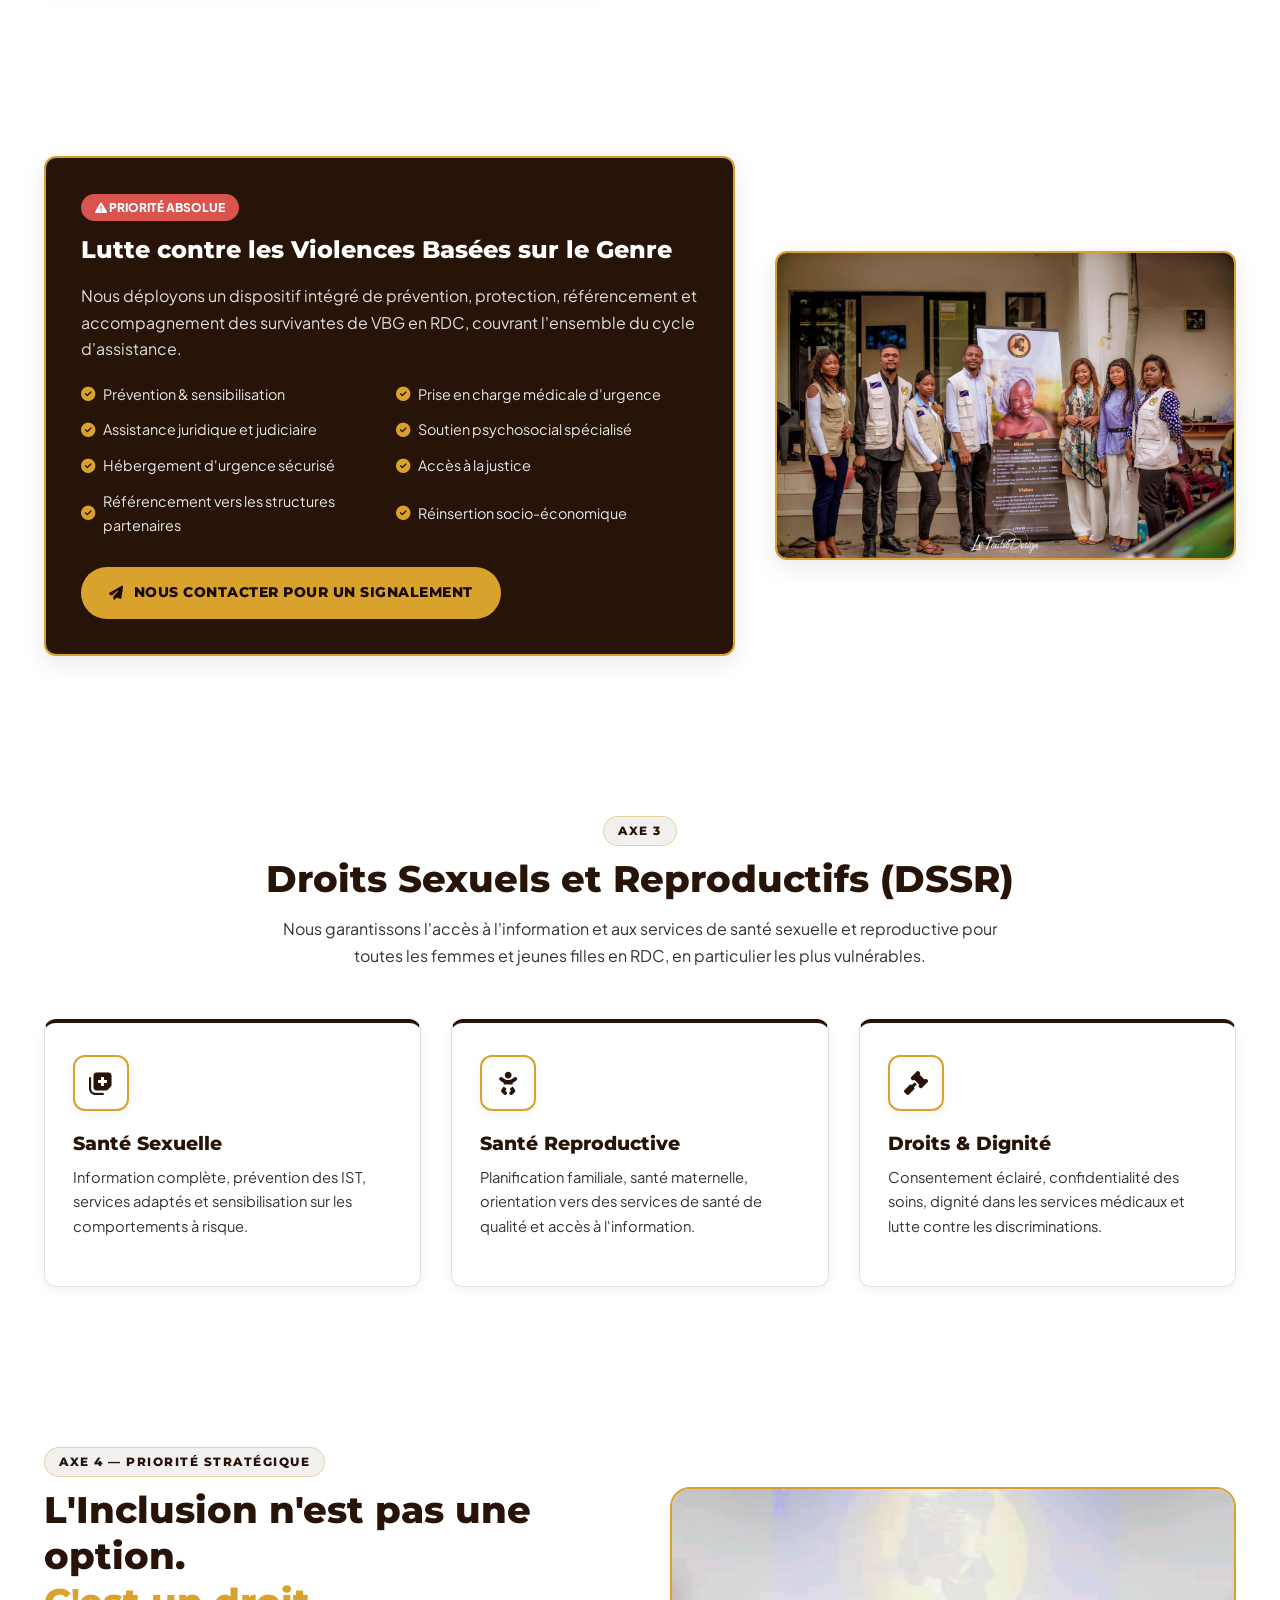
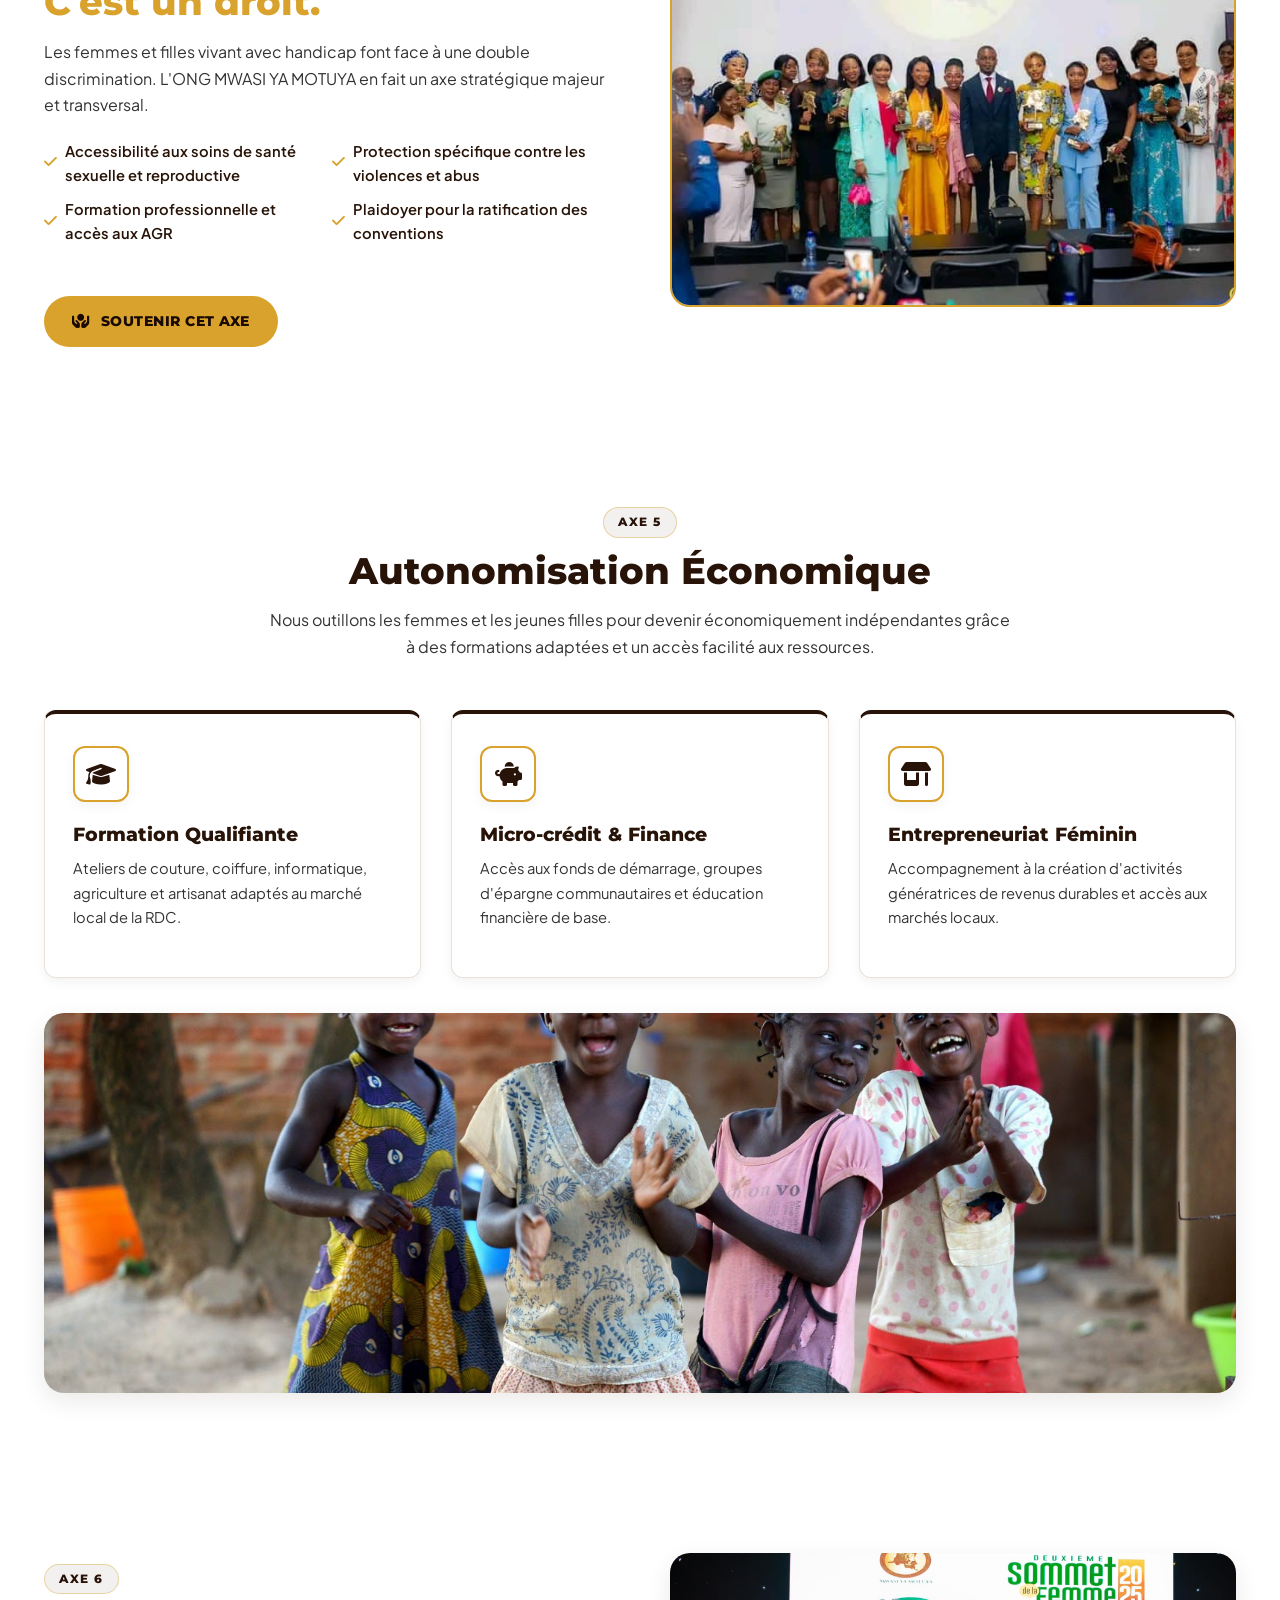
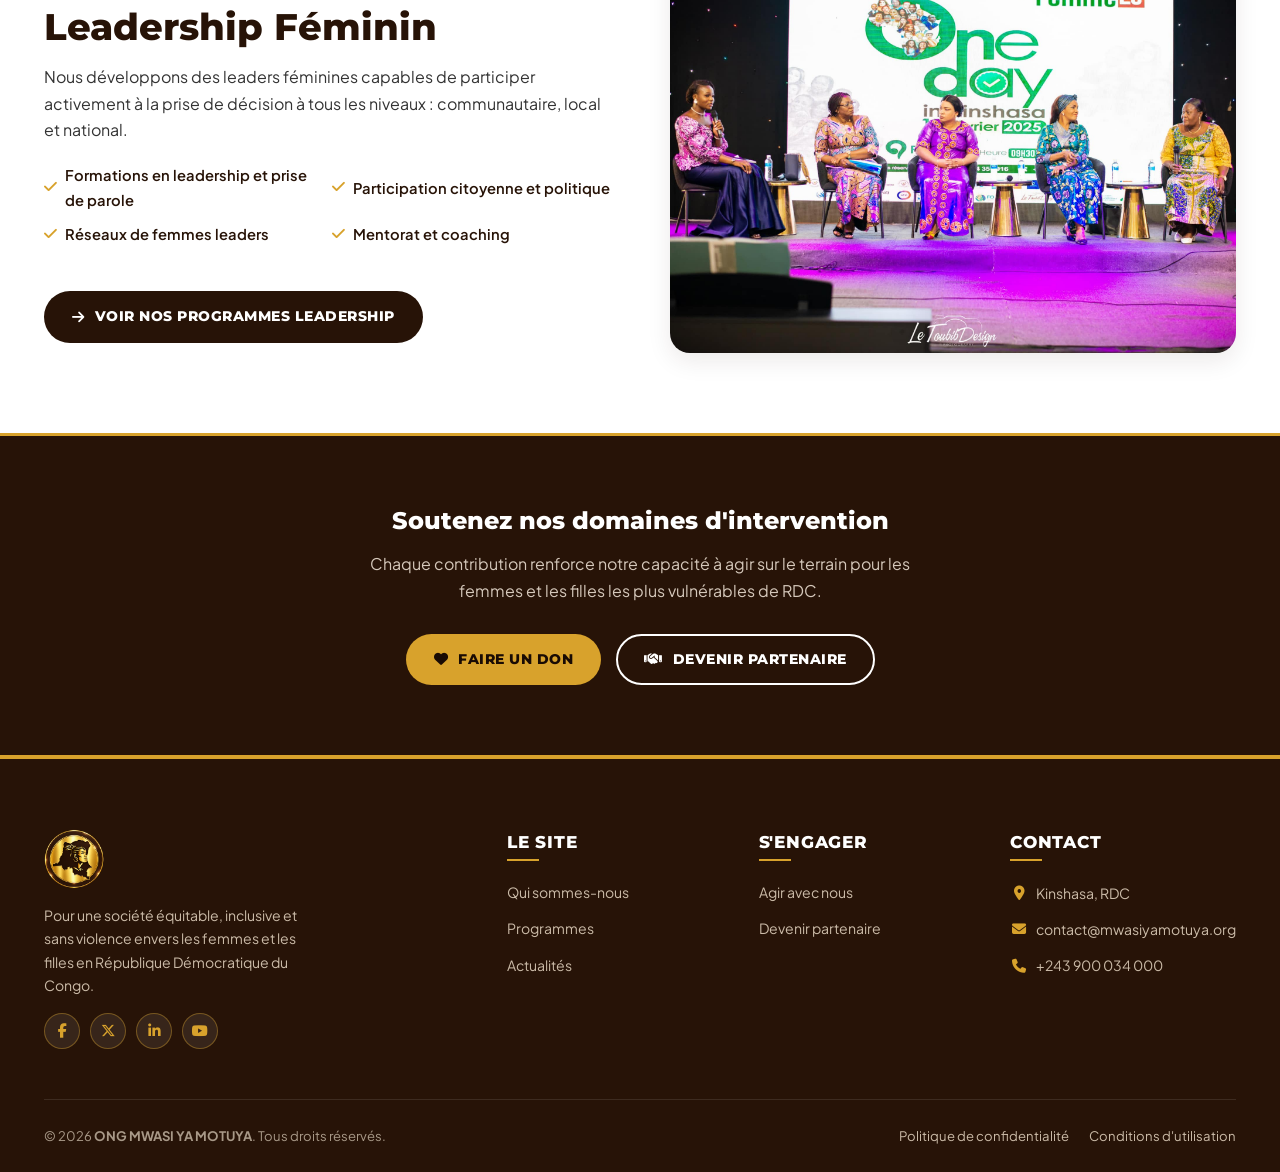
<file: nos-domaines.html>
<!DOCTYPE html>
<html lang="fr">
<head>
  <meta charset="UTF-8">
  <meta name="viewport" content="width=device-width, initial-scale=1.0">
  <title>Nos Domaines d'Intervention — ONG MWASI YA MOTUYA</title>
  <meta name="description" content="Les axes stratégiques de l'ONG MWASI YA MOTUYA : égalité de genre, lutte contre les VBG, DSSR, inclusion du handicap, autonomisation économique et leadership féminin.">
  <link rel="icon" type="image/x-icon" href="ico/logo.ico">
  <link rel="preconnect" href="https://fonts.googleapis.com">
  <link rel="preconnect" href="https://fonts.gstatic.com" crossorigin>
  <link href="https://fonts.googleapis.com/css2?family=Montserrat:wght@400;500;600;700;800;900&family=Plus+Jakarta+Sans:wght@300;400;500;600;700&display=swap" rel="stylesheet">
  <link rel="stylesheet" href="https://cdnjs.cloudflare.com/ajax/libs/font-awesome/6.5.1/css/all.min.css">
  <script src="js/boot.js"></script>
  <link rel="stylesheet" href="css/styles.css">
  <link rel="stylesheet" href="css/components.css">
  <link rel="stylesheet" href="css/header.css">
  <link rel="stylesheet" href="css/motion.css">
</head>
<body>

<!-- STICKY NAVBAR -->
<header class="site-header">
  <div class="container">
    <nav class="navbar">
      <a href="index.html" class="brand-logo">
        <img src="logo/logo.png" alt="ONG MWASI YA MOTUYA">
        <div>
          <div class="brand-title">MWASI YA <span>MOTUYA</span></div>
          <div style="font-size:0.65rem;color:var(--color-accent);text-transform:uppercase;letter-spacing:0.5px;">Égalité · Inclusion · Autonomisation</div>
        </div>
      </a>

      <ul class="nav-menu" id="navMenu">
        <li class="nav-item"><a href="index.html" class="nav-link">Accueil</a></li>
        
        <!-- MENU DROPDOWN À PROPOS -->
        <li class="nav-item has-dropdown">
          <a href="a-propos.html" class="nav-link active">
            À Propos <i class="fa-solid fa-chevron-down" style="font-size:0.7rem;margin-left:4px;"></i>
          </a>
          <ul class="dropdown-menu">
            <li><a href="a-propos.html" class="dropdown-link">Qui sommes-nous</a></li>
            <li><a href="nos-domaines.html" class="dropdown-link active">Nos Domaines</a></li>
            <li><a href="programmes.html" class="dropdown-link">Programmes</a></li>
            <li><a href="notre-impact.html" class="dropdown-link">Notre Impact</a></li>
          </ul>
        </li>

        <li class="nav-item"><a href="ressources.html" class="nav-link">Ressources</a></li>
        <li class="nav-item"><a href="actualites.html" class="nav-link">Actualités</a></li>
        
        <!-- MENU DROPDOWN REJOIGNEZ-NOUS -->
        <li class="nav-item has-dropdown">
          <a href="agir.html" class="nav-link">
            Rejoignez-nous <i class="fa-solid fa-chevron-down" style="font-size:0.7rem;margin-left:4px;"></i>
          </a>
          <ul class="dropdown-menu">
            <li><a href="agir.html" class="dropdown-link">Agir avec nous</a></li>
            <li><a href="partenaire.html" class="dropdown-link">Devenir Partenaire</a></li>
          </ul>
        </li>

        <li class="nav-item"><a href="contact.html" class="nav-link">Contact</a></li>
      </ul>

      <div style="display:flex;gap:12px;align-items:center;">
        <div class="lang-switcher">
          <button class="lang-btn active" data-lang="fr">FR</button>
          <button class="lang-btn" data-lang="en">EN</button>
        </div>
        <button class="mobile-toggle" id="mobileToggle" aria-label="Menu">
          <i class="fa-solid fa-bars"></i>
        </button>
      </div>
    </nav>
  </div>
</header>

<div class="page-banner">
  <div class="container">
    <h1>Nos Domaines d'Intervention</h1>
    <div class="breadcrumb"><a href="index.html">Accueil</a> / Nos Domaines</div>
  </div>
</div>

<!-- INTRO -->
<section class="section-padding">
  <div class="container">
    <div class="section-header">
      <span class="section-subtitle">Axes stratégiques</span>
      <h2 class="section-title">6 Domaines pour une approche intégrée</h2>
      <p>L'ONG MWASI YA MOTUYA intervient sur six axes complémentaires et interdépendants pour répondre globalement aux défis multidimensionnels auxquels font face les femmes et les filles en RDC.</p>
    </div>
    <div class="grid-3">
      <a href="#egalite" class="card-item" style="text-align:center;text-decoration:none;">
        <div class="card-icon" style="margin:0 auto 15px auto;"><i class="fa-solid fa-scale-balanced"></i></div>
        <h3 style="font-size:1rem;">Égalité de Genre</h3>
      </a>
      <a href="#vbg" class="card-item" style="text-align:center;text-decoration:none;">
        <div class="card-icon" style="margin:0 auto 15px auto;"><i class="fa-solid fa-hand-holding-hand"></i></div>
        <h3 style="font-size:1rem;">Lutte contre les VBG</h3>
      </a>
      <a href="#dssr" class="card-item" style="text-align:center;text-decoration:none;">
        <div class="card-icon" style="margin:0 auto 15px auto;"><i class="fa-solid fa-heart-pulse"></i></div>
        <h3 style="font-size:1rem;">Droits DSSR</h3>
      </a>
      <a href="#handicap" class="card-item" style="text-align:center;text-decoration:none;">
        <div class="card-icon" style="margin:0 auto 15px auto;"><i class="fa-solid fa-universal-access"></i></div>
        <h3 style="font-size:1rem;">Handicap & Inclusion</h3>
      </a>
      <a href="#autonomisation" class="card-item" style="text-align:center;text-decoration:none;">
        <div class="card-icon" style="margin:0 auto 15px auto;"><i class="fa-solid fa-coins"></i></div>
        <h3 style="font-size:1rem;">Autonomisation Économique</h3>
      </a>
      <a href="#leadership" class="card-item" style="text-align:center;text-decoration:none;">
        <div class="card-icon" style="margin:0 auto 15px auto;"><i class="fa-solid fa-users-gear"></i></div>
        <h3 style="font-size:1rem;">Leadership Féminin</h3>
      </a>
    </div>
  </div>
</section>

<!-- ÉGALITÉ DE GENRE -->
<section class="section-padding" id="egalite">
  <div class="container">
    <div class="about-grid">
      <img src="img/balance.jpg" alt="Égalité et Justice" style="width:100%;border-radius:var(--radius-lg);box-shadow:var(--shadow-md);object-fit:cover;height:400px;">
      <div>
        <span class="section-subtitle">Axe 1</span>
        <h2 class="section-title" style="text-align:left;">Égalité de Genre</h2>
        <p>Nous promouvons activement l'égalité entre les femmes et les hommes en déconstruisant les stéréotypes sexistes et en luttant contre toutes les formes de discrimination dans l'accès aux ressources, à l'éducation, aux soins et aux instances de décision.</p>
        <ul class="about-check-list">
          <li><i class="fa-solid fa-check"></i> Sensibilisation communautaire sur le genre</li>
          <li><i class="fa-solid fa-check"></i> Formation des leaders locaux</li>
          <li><i class="fa-solid fa-check"></i> Plaidoyer pour l'égalité dans les textes légaux</li>
          <li><i class="fa-solid fa-check"></i> Campagnes médiatiques de changement de normes</li>
        </ul>
        <a href="programmes.html" class="btn btn-primary" style="margin-top:20px;"><i class="fa-solid fa-arrow-right"></i> Voir nos programmes</a>
      </div>
    </div>
  </div>
</section>

<!-- VBG SECTION -->
<section class="section-padding vbg-section" id="vbg">
  <div class="container">
    <div class="vbg-grid">
      <div class="vbg-card">
        <span class="vbg-badge"><i class="fa-solid fa-triangle-exclamation"></i> Priorité Absolue</span>
        <h2>Lutte contre les Violences Basées sur le Genre</h2>
        <p style="color:#ddd;">Nous déployons un dispositif intégré de prévention, protection, référencement et accompagnement des survivantes de VBG en RDC, couvrant l'ensemble du cycle d'assistance.</p>
        <div class="vbg-service-list">
          <div class="vbg-service-item"><i class="fa-solid fa-check-circle"></i> Prévention & sensibilisation</div>
          <div class="vbg-service-item"><i class="fa-solid fa-check-circle"></i> Prise en charge médicale d'urgence</div>
          <div class="vbg-service-item"><i class="fa-solid fa-check-circle"></i> Assistance juridique et judiciaire</div>
          <div class="vbg-service-item"><i class="fa-solid fa-check-circle"></i> Soutien psychosocial spécialisé</div>
          <div class="vbg-service-item"><i class="fa-solid fa-check-circle"></i> Hébergement d'urgence sécurisé</div>
          <div class="vbg-service-item"><i class="fa-solid fa-check-circle"></i> Accès à la justice</div>
          <div class="vbg-service-item"><i class="fa-solid fa-check-circle"></i> Référencement vers les structures partenaires</div>
          <div class="vbg-service-item"><i class="fa-solid fa-check-circle"></i> Réinsertion socio-économique</div>
        </div>
        <a href="contact.html" class="btn btn-gold"><i class="fa-solid fa-paper-plane"></i> Nous contacter pour un signalement</a>
      </div>
      <img src="Stop aux violences sexuelles et celles basées sur le genre/Stop aux violences sexuelles et celles basées sur le genre.jpg" alt="Stop aux VBG" class="vbg-img">
    </div>
  </div>
</section>

<!-- DSSR -->
<section class="section-padding" id="dssr">
  <div class="container">
    <div class="section-header">
      <span class="section-subtitle">Axe 3</span>
      <h2 class="section-title">Droits Sexuels et Reproductifs (DSSR)</h2>
      <p>Nous garantissons l'accès à l'information et aux services de santé sexuelle et reproductive pour toutes les femmes et jeunes filles en RDC, en particulier les plus vulnérables.</p>
    </div>
    <div class="grid-3">
      <div class="card-item">
        <div class="card-icon"><i class="fa-solid fa-notes-medical"></i></div>
        <h3>Santé Sexuelle</h3>
        <p>Information complète, prévention des IST, services adaptés et sensibilisation sur les comportements à risque.</p>
      </div>
      <div class="card-item">
        <div class="card-icon"><i class="fa-solid fa-baby"></i></div>
        <h3>Santé Reproductive</h3>
        <p>Planification familiale, santé maternelle, orientation vers des services de santé de qualité et accès à l'information.</p>
      </div>
      <div class="card-item">
        <div class="card-icon"><i class="fa-solid fa-gavel"></i></div>
        <h3>Droits & Dignité</h3>
        <p>Consentement éclairé, confidentialité des soins, dignité dans les services médicaux et lutte contre les discriminations.</p>
      </div>
    </div>
  </div>
</section>

<!-- HANDICAP -->
<section class="section-padding" id="handicap">
  <div class="container">
    <div class="about-grid">
      <div>
        <span class="section-subtitle">Axe 4 — Priorité Stratégique</span>
        <h2 class="section-title" style="text-align:left;">L'Inclusion n'est pas une option.<br><span style="color:var(--color-secondary);">C'est un droit.</span></h2>
        <p>Les femmes et filles vivant avec handicap font face à une double discrimination. L'ONG MWASI YA MOTUYA en fait un axe stratégique majeur et transversal.</p>
        <ul class="about-check-list">
          <li><i class="fa-solid fa-check"></i> Accessibilité aux soins de santé sexuelle et reproductive</li>
          <li><i class="fa-solid fa-check"></i> Protection spécifique contre les violences et abus</li>
          <li><i class="fa-solid fa-check"></i> Formation professionnelle et accès aux AGR</li>
          <li><i class="fa-solid fa-check"></i> Plaidoyer pour la ratification des conventions</li>
        </ul>
        <a href="partenaire.html" class="btn btn-gold" style="margin-top:25px;"><i class="fa-solid fa-hands-holding-circle"></i> Soutenir cet axe</a>
      </div>
      <img src="img/4.jpg" alt="Autonomisation des femmes vivant avec handicap" style="width:100%;border-radius:var(--radius-lg);border:2px solid var(--color-secondary);object-fit:cover;height:420px;">
    </div>
  </div>
</section>

<!-- AUTONOMISATION -->
<section class="section-padding" id="autonomisation">
  <div class="container">
    <div class="section-header">
      <span class="section-subtitle">Axe 5</span>
      <h2 class="section-title">Autonomisation Économique</h2>
      <p>Nous outillons les femmes et les jeunes filles pour devenir économiquement indépendantes grâce à des formations adaptées et un accès facilité aux ressources.</p>
    </div>
    <div class="grid-3">
      <div class="card-item">
        <div class="card-icon"><i class="fa-solid fa-graduation-cap"></i></div>
        <h3>Formation Qualifiante</h3>
        <p>Ateliers de couture, coiffure, informatique, agriculture et artisanat adaptés au marché local de la RDC.</p>
      </div>
      <div class="card-item">
        <div class="card-icon"><i class="fa-solid fa-piggy-bank"></i></div>
        <h3>Micro-crédit & Finance</h3>
        <p>Accès aux fonds de démarrage, groupes d'épargne communautaires et éducation financière de base.</p>
      </div>
      <div class="card-item">
        <div class="card-icon"><i class="fa-solid fa-shop"></i></div>
        <h3>Entrepreneuriat Féminin</h3>
        <p>Accompagnement à la création d'activités génératrices de revenus durables et accès aux marchés locaux.</p>
      </div>
    </div>
    <div style="text-align:center;margin-top:35px;">
      <img src="img/aide.jpg" alt="Aide aux femmes" style="width:100%;max-height:380px;object-fit:cover;border-radius:var(--radius-lg);box-shadow:var(--shadow-md);">
    </div>
  </div>
</section>

<!-- LEADERSHIP -->
<section class="section-padding" id="leadership">
  <div class="container">
    <div class="about-grid">
      <div>
        <span class="section-subtitle">Axe 6</span>
        <h2 class="section-title" style="text-align:left;">Leadership Féminin</h2>
        <p>Nous développons des leaders féminines capables de participer activement à la prise de décision à tous les niveaux : communautaire, local et national.</p>
        <ul class="about-check-list">
          <li><i class="fa-solid fa-check"></i> Formations en leadership et prise de parole</li>
          <li><i class="fa-solid fa-check"></i> Participation citoyenne et politique</li>
          <li><i class="fa-solid fa-check"></i> Réseaux de femmes leaders</li>
          <li><i class="fa-solid fa-check"></i> Mentorat et coaching</li>
        </ul>
        <a href="programmes.html" class="btn btn-primary" style="margin-top:20px;"><i class="fa-solid fa-arrow-right"></i> Voir nos programmes leadership</a>
      </div>
      <img src="img/deuxième sommet de la femme congolaise.jpg" alt="Sommet de la Femme Congolaise" style="width:100%;border-radius:var(--radius-lg);box-shadow:var(--shadow-md);object-fit:cover;height:400px;">
    </div>
  </div>
</section>

<section class="cta-band">
  <div class="container">
    <h2>Soutenez nos domaines d'intervention</h2>
    <p>Chaque contribution renforce notre capacité à agir sur le terrain pour les femmes et les filles les plus vulnérables de RDC.</p>
    <div style="display:flex;justify-content:center;gap:15px;flex-wrap:wrap;">
      <a href="agir.html#don" class="btn btn-gold"><i class="fa-solid fa-heart"></i> Faire un don</a>
      <a href="partenaire.html" class="btn btn-outline-light"><i class="fa-solid fa-handshake"></i> Devenir partenaire</a>
    </div>
  </div>
</section>

<footer class="site-footer">
  <div class="container">
    <div class="footer-grid">
      <div>
        <img src="logo/logo.png" alt="ONG MWASI YA MOTUYA" style="height:60px;margin-bottom:15px;">
        <p style="font-size:0.88rem;color:#cbbba8;max-width:280px;">Pour une société équitable, inclusive et sans violence envers les femmes et les filles en République Démocratique du Congo.</p>
        <div class="social-links" style="margin-top:15px;">
          <a href="#" class="social-btn"><i class="fa-brands fa-facebook-f"></i></a>
          <a href="#" class="social-btn"><i class="fa-brands fa-x-twitter"></i></a>
          <a href="#" class="social-btn"><i class="fa-brands fa-linkedin-in"></i></a>
          <a href="#" class="social-btn"><i class="fa-brands fa-youtube"></i></a>
        </div>
      </div>
      <div><h4>Le site</h4><ul class="footer-links"><li><a href="a-propos.html">Qui sommes-nous</a></li><li><a href="programmes.html">Programmes</a></li><li><a href="actualites.html">Actualités</a></li></ul></div>
      <div><h4>S'engager</h4><ul class="footer-links"><li><a href="agir.html">Agir avec nous</a></li><li><a href="partenaire.html">Devenir partenaire</a></li></ul></div>
      <div><h4>Contact</h4><ul class="footer-links"><li><a href="contact.html"><i class="fa-solid fa-location-dot" style="color:var(--color-secondary);"></i> Kinshasa, RDC</a></li><li><a href="mailto:contact@mwasiyamotuya.org"><i class="fa-solid fa-envelope" style="color:var(--color-secondary);"></i> contact@mwasiyamotuya.org</a></li><li><a href="tel:+243810000000"><i class="fa-solid fa-phone" style="color:var(--color-secondary);"></i> +243 900 034 000</a></li></ul></div>
    </div>
    <div class="footer-bottom">
      <span>© 2026 <strong>ONG MWASI YA MOTUYA</strong>. Tous droits réservés.</span>
      <div style="display:flex;gap:20px;flex-wrap:wrap;"><a href="#" style="color:#cbbba8;font-size:0.82rem;">Politique de confidentialité</a><a href="#" style="color:#cbbba8;font-size:0.82rem;">Conditions d'utilisation</a></div>
    </div>
  </div>
</footer>
<script src="js/main.js"></script>
<script src="js/header.js"></script>
<script src="js/motion.js"></script>
</body>
</html>
</file>
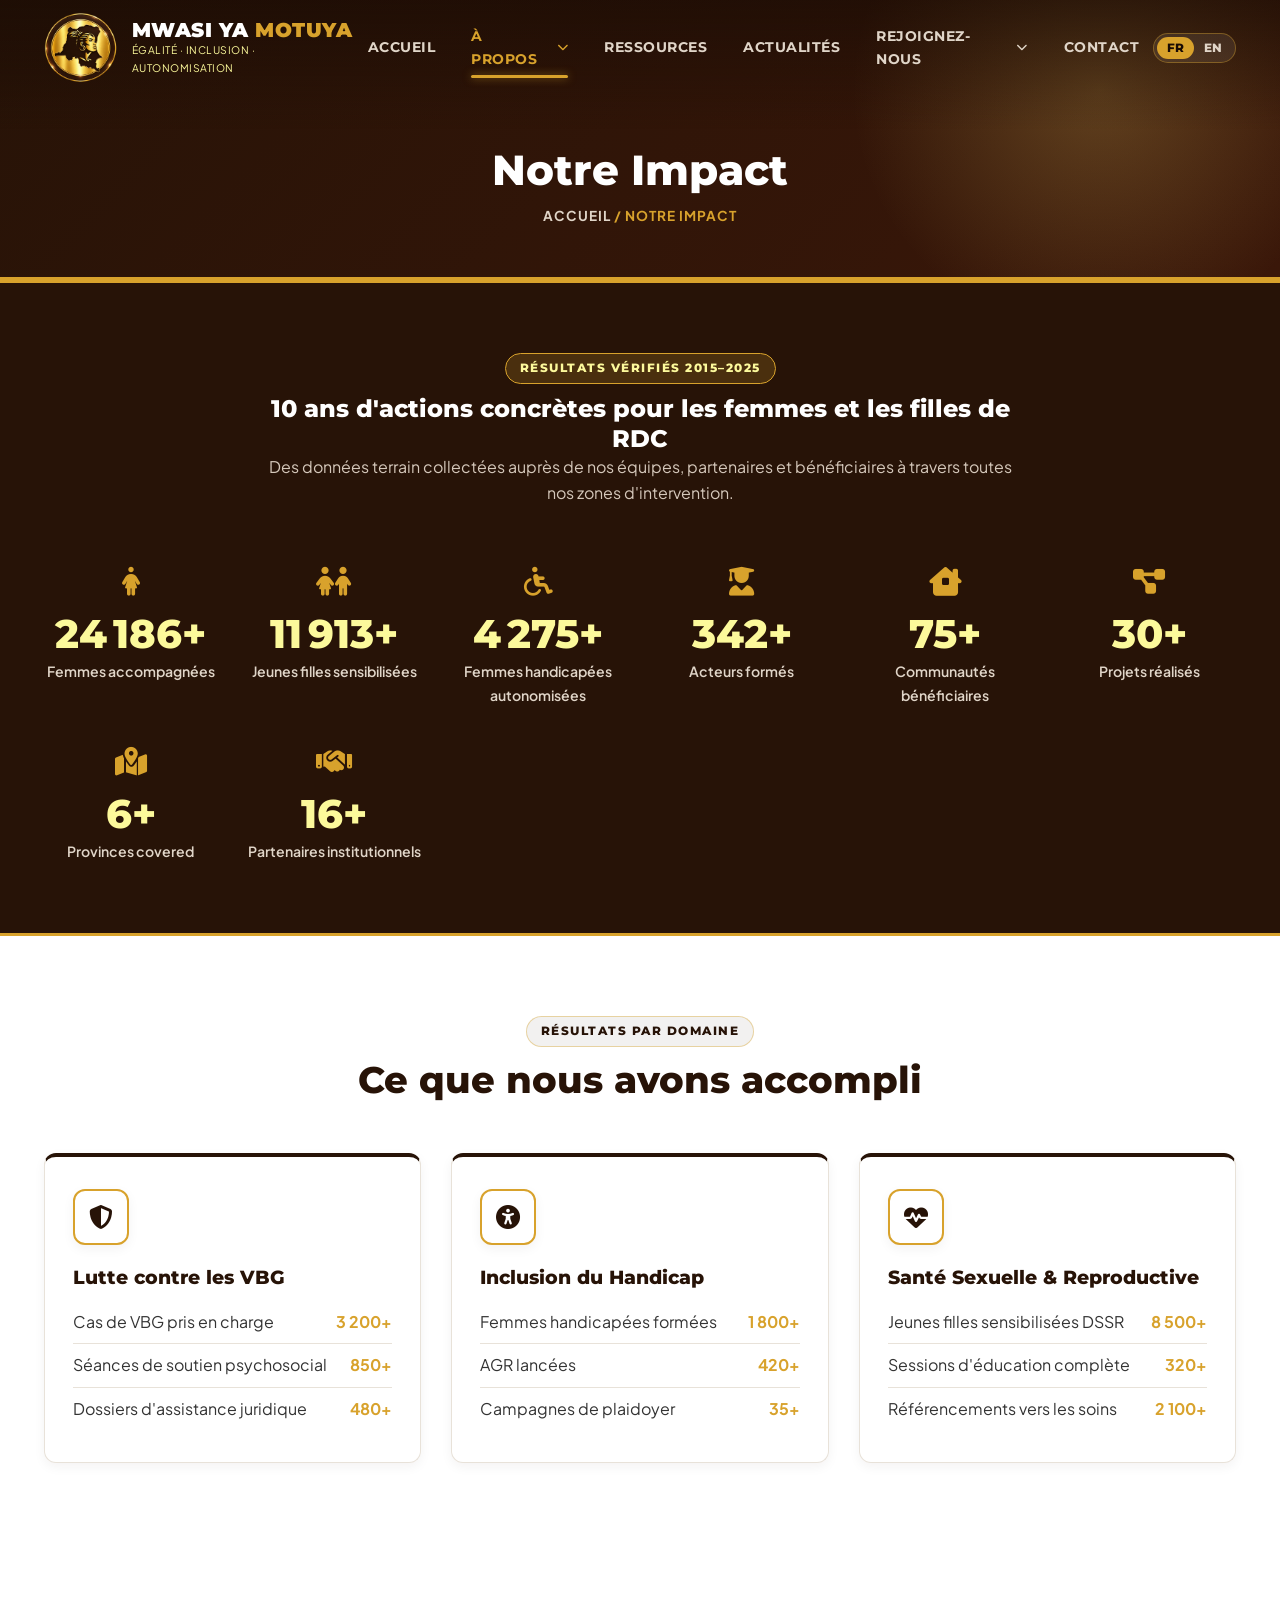
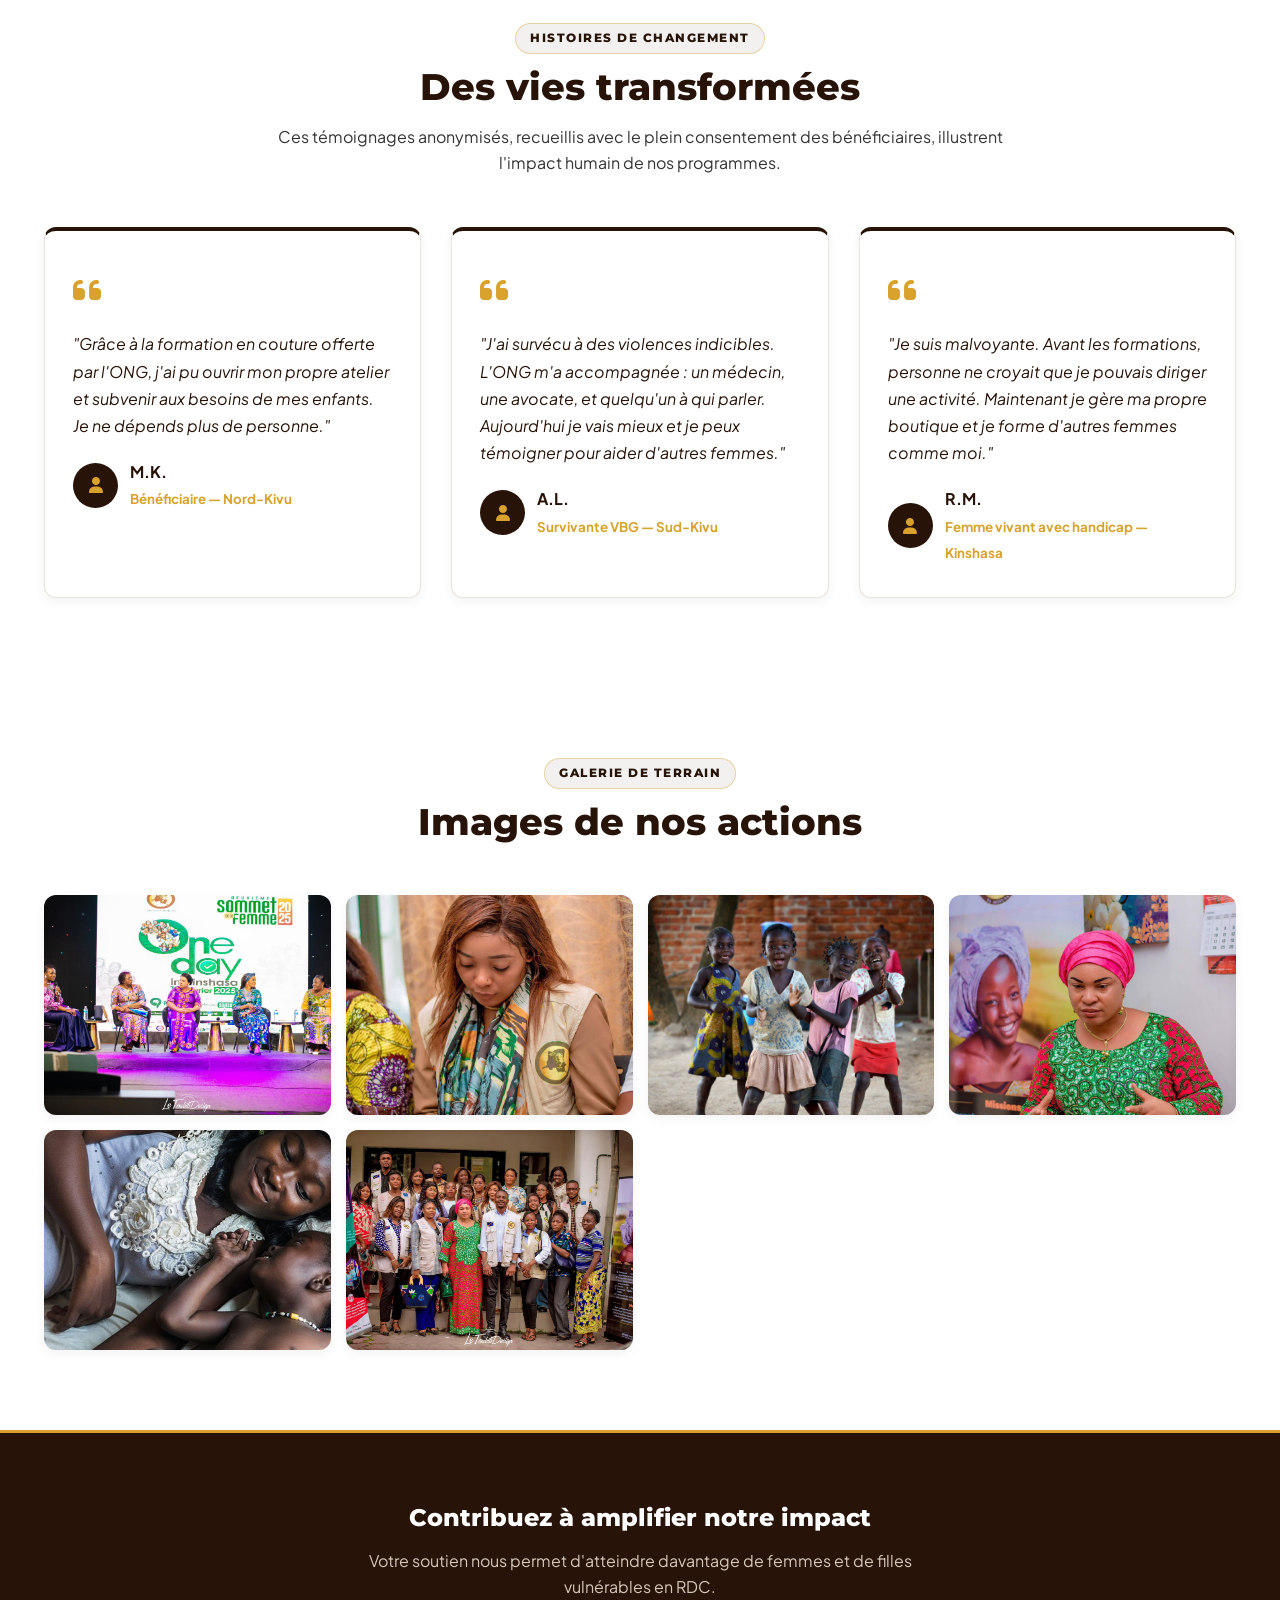
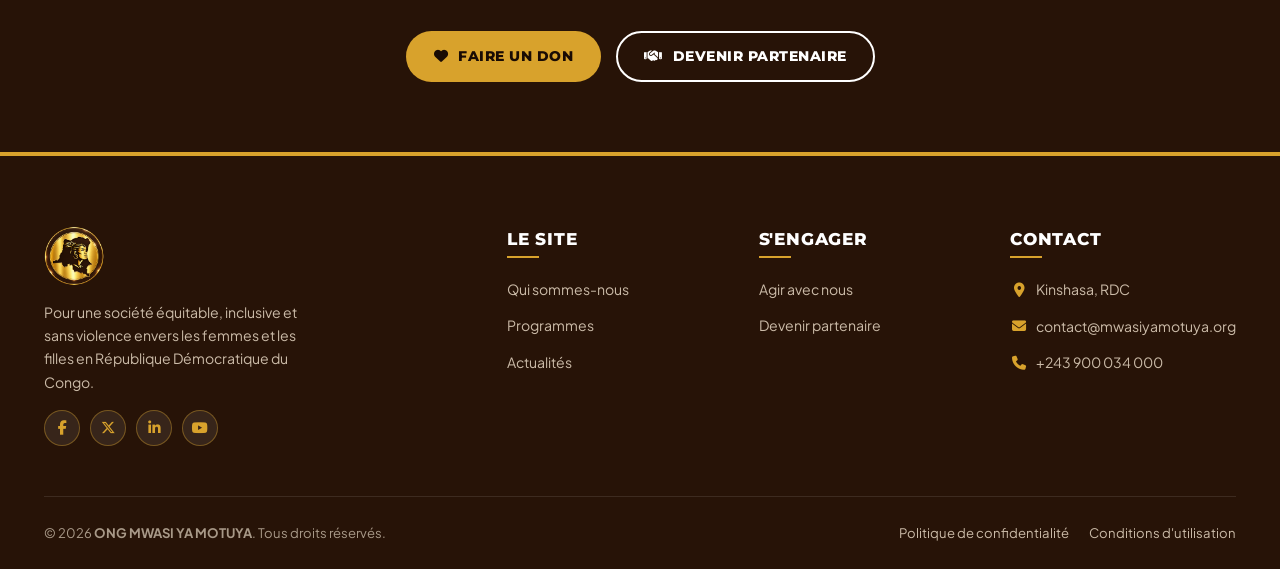
<file: notre-impact.html>
<!DOCTYPE html>
<html lang="fr">
<head>
  <meta charset="UTF-8">
  <meta name="viewport" content="width=device-width, initial-scale=1.0">
  <title>Notre Impact — ONG MWASI YA MOTUYA</title>
  <meta name="description" content="Découvrez l'impact mesurable de l'ONG MWASI YA MOTUYA sur les femmes et les filles en RDC : chiffres clés, témoignages et histoires de changement.">
  <link rel="icon" type="image/x-icon" href="ico/logo.ico">
  <link rel="preconnect" href="https://fonts.googleapis.com">
  <link rel="preconnect" href="https://fonts.gstatic.com" crossorigin>
  <link href="https://fonts.googleapis.com/css2?family=Montserrat:wght@400;500;600;700;800;900&family=Plus+Jakarta+Sans:wght@300;400;500;600;700&display=swap" rel="stylesheet">
  <link rel="stylesheet" href="https://cdnjs.cloudflare.com/ajax/libs/font-awesome/6.5.1/css/all.min.css">
  <script src="js/boot.js"></script>
  <link rel="stylesheet" href="css/styles.css">
  <link rel="stylesheet" href="css/components.css">
  <link rel="stylesheet" href="css/header.css">
  <link rel="stylesheet" href="css/motion.css">
</head>
<body>

<!-- STICKY NAVBAR -->
<header class="site-header">
  <div class="container">
    <nav class="navbar">
      <a href="index.html" class="brand-logo">
        <img src="logo/logo.png" alt="ONG MWASI YA MOTUYA">
        <div>
          <div class="brand-title">MWASI YA <span>MOTUYA</span></div>
          <div style="font-size:0.65rem;color:var(--color-accent);text-transform:uppercase;letter-spacing:0.5px;">Égalité · Inclusion · Autonomisation</div>
        </div>
      </a>

      <ul class="nav-menu" id="navMenu">
        <li class="nav-item"><a href="index.html" class="nav-link">Accueil</a></li>
        
        <!-- MENU DROPDOWN À PROPOS -->
        <li class="nav-item has-dropdown">
          <a href="a-propos.html" class="nav-link active">
            À Propos <i class="fa-solid fa-chevron-down" style="font-size:0.7rem;margin-left:4px;"></i>
          </a>
          <ul class="dropdown-menu">
            <li><a href="a-propos.html" class="dropdown-link">Qui sommes-nous</a></li>
            <li><a href="nos-domaines.html" class="dropdown-link">Nos Domaines</a></li>
            <li><a href="programmes.html" class="dropdown-link">Programmes</a></li>
            <li><a href="notre-impact.html" class="dropdown-link active">Notre Impact</a></li>
          </ul>
        </li>

        <li class="nav-item"><a href="ressources.html" class="nav-link">Ressources</a></li>
        <li class="nav-item"><a href="actualites.html" class="nav-link">Actualités</a></li>
        
        <!-- MENU DROPDOWN REJOIGNEZ-NOUS -->
        <li class="nav-item has-dropdown">
          <a href="agir.html" class="nav-link">
            Rejoignez-nous <i class="fa-solid fa-chevron-down" style="font-size:0.7rem;margin-left:4px;"></i>
          </a>
          <ul class="dropdown-menu">
            <li><a href="agir.html" class="dropdown-link">Agir avec nous</a></li>
            <li><a href="partenaire.html" class="dropdown-link">Devenir Partenaire</a></li>
          </ul>
        </li>

        <li class="nav-item"><a href="contact.html" class="nav-link">Contact</a></li>
      </ul>

      <div style="display:flex;gap:12px;align-items:center;">
        <div class="lang-switcher">
          <button class="lang-btn active" data-lang="fr">FR</button>
          <button class="lang-btn" data-lang="en">EN</button>
        </div>
        <button class="mobile-toggle" id="mobileToggle" aria-label="Menu">
          <i class="fa-solid fa-bars"></i>
        </button>
      </div>
    </nav>
  </div>
</header>

<div class="page-banner">
  <div class="container">
    <h1>Notre Impact</h1>
    <div class="breadcrumb"><a href="index.html">Accueil</a> / Notre Impact</div>
  </div>
</div>

<!-- CHIFFRES CLÉS -->
<section class="impact-band section-padding">
  <div class="container">
    <div class="section-header" style="margin-bottom:50px;">
      <span class="section-subtitle" style="background:rgba(216,162,44,0.2);color:var(--color-accent);border-color:var(--color-secondary);">Résultats Vérifiés 2015–2025</span>
      <h2 style="color:#fff;">10 ans d'actions concrètes pour les femmes et les filles de RDC</h2>
      <p style="color:#d5c8bb;">Des données terrain collectées auprès de nos équipes, partenaires et bénéficiaires à travers toutes nos zones d'intervention.</p>
    </div>
    <div class="impact-grid">
      <div class="impact-stat"><div class="icon"><i class="fa-solid fa-person-dress"></i></div><div class="counter" data-target="25000">25 000+</div><div class="label">Femmes accompagnées</div></div>
      <div class="impact-stat"><div class="icon"><i class="fa-solid fa-children"></i></div><div class="counter" data-target="12500">12 500+</div><div class="label">Jeunes filles sensibilisées</div></div>
      <div class="impact-stat"><div class="icon"><i class="fa-solid fa-wheelchair"></i></div><div class="counter" data-target="4500">4 500+</div><div class="label">Femmes handicapées autonomisées</div></div>
      <div class="impact-stat"><div class="icon"><i class="fa-solid fa-user-graduate"></i></div><div class="counter" data-target="350">350+</div><div class="label">Acteurs formés</div></div>
      <div class="impact-stat"><div class="icon"><i class="fa-solid fa-house-chimney-window"></i></div><div class="counter" data-target="75">75+</div><div class="label">Communautés bénéficiaires</div></div>
      <div class="impact-stat"><div class="icon"><i class="fa-solid fa-diagram-project"></i></div><div class="counter" data-target="30">30+</div><div class="label">Projets réalisés</div></div>
      <div class="impact-stat"><div class="icon"><i class="fa-solid fa-map-location-dot"></i></div><div class="counter" data-target="6">6+</div><div class="label">Provinces covered</div></div>
      <div class="impact-stat"><div class="icon"><i class="fa-solid fa-handshake"></i></div><div class="counter" data-target="16">16+</div><div class="label">Partenaires institutionnels</div></div>
    </div>
  </div>
</section>

<!-- RÉSULTATS PAR DOMAINE -->
<section class="section-padding">
  <div class="container">
    <div class="section-header">
      <span class="section-subtitle">Résultats par domaine</span>
      <h2 class="section-title">Ce que nous avons accompli</h2>
    </div>
    <div class="grid-3">
      <div class="card-item">
        <div class="card-icon"><i class="fa-solid fa-shield-halved"></i></div>
        <h3>Lutte contre les VBG</h3>
        <ul style="list-style:none;margin-top:12px;">
          <li style="padding:8px 0;border-bottom:1px solid var(--border-light);display:flex;justify-content:space-between;"><span>Cas de VBG pris en charge</span><strong style="color:var(--color-secondary);">3 200+</strong></li>
          <li style="padding:8px 0;border-bottom:1px solid var(--border-light);display:flex;justify-content:space-between;"><span>Séances de soutien psychosocial</span><strong style="color:var(--color-secondary);">850+</strong></li>
          <li style="padding:8px 0;display:flex;justify-content:space-between;"><span>Dossiers d'assistance juridique</span><strong style="color:var(--color-secondary);">480+</strong></li>
        </ul>
      </div>
      <div class="card-item">
        <div class="card-icon"><i class="fa-solid fa-universal-access"></i></div>
        <h3>Inclusion du Handicap</h3>
        <ul style="list-style:none;margin-top:12px;">
          <li style="padding:8px 0;border-bottom:1px solid var(--border-light);display:flex;justify-content:space-between;"><span>Femmes handicapées formées</span><strong style="color:var(--color-secondary);">1 800+</strong></li>
          <li style="padding:8px 0;border-bottom:1px solid var(--border-light);display:flex;justify-content:space-between;"><span>AGR lancées</span><strong style="color:var(--color-secondary);">420+</strong></li>
          <li style="padding:8px 0;display:flex;justify-content:space-between;"><span>Campagnes de plaidoyer</span><strong style="color:var(--color-secondary);">35+</strong></li>
        </ul>
      </div>
      <div class="card-item">
        <div class="card-icon"><i class="fa-solid fa-heart-pulse"></i></div>
        <h3>Santé Sexuelle & Reproductive</h3>
        <ul style="list-style:none;margin-top:12px;">
          <li style="padding:8px 0;border-bottom:1px solid var(--border-light);display:flex;justify-content:space-between;"><span>Jeunes filles sensibilisées DSSR</span><strong style="color:var(--color-secondary);">8 500+</strong></li>
          <li style="padding:8px 0;border-bottom:1px solid var(--border-light);display:flex;justify-content:space-between;"><span>Sessions d'éducation complète</span><strong style="color:var(--color-secondary);">320+</strong></li>
          <li style="padding:8px 0;display:flex;justify-content:space-between;"><span>Référencements vers les soins</span><strong style="color:var(--color-secondary);">2 100+</strong></li>
        </ul>
      </div>
    </div>
  </div>
</section>

<!-- HISTOIRES DE CHANGEMENT -->
<section class="section-padding">
  <div class="container">
    <div class="section-header">
      <span class="section-subtitle">Histoires de changement</span>
      <h2 class="section-title">Des vies transformées</h2>
      <p>Ces témoignages anonymisés, recueillis avec le plein consentement des bénéficiaires, illustrent l'impact humain de nos programmes.</p>
    </div>
    <div class="grid-3">
      <div class="card-item">
        <div style="font-size:2rem;color:var(--color-secondary);margin-bottom:15px;"><i class="fa-solid fa-quote-left"></i></div>
        <p style="font-style:italic;color:var(--color-text-dark);font-size:1rem;line-height:1.7;">"Grâce à la formation en couture offerte par l'ONG, j'ai pu ouvrir mon propre atelier et subvenir aux besoins de mes enfants. Je ne dépends plus de personne."</p>
        <div style="margin-top:20px;display:flex;align-items:center;gap:12px;">
          <div style="width:45px;height:45px;background:var(--color-primary);border-radius:50%;display:flex;align-items:center;justify-content:center;color:var(--color-secondary);"><i class="fa-solid fa-user"></i></div>
          <div><strong style="color:var(--color-primary);">M.K.</strong><br><small style="color:var(--color-secondary);font-weight:700;">Bénéficiaire — Nord-Kivu</small></div>
        </div>
      </div>
      <div class="card-item">
        <div style="font-size:2rem;color:var(--color-secondary);margin-bottom:15px;"><i class="fa-solid fa-quote-left"></i></div>
        <p style="font-style:italic;color:var(--color-text-dark);font-size:1rem;line-height:1.7;">"J'ai survécu à des violences indicibles. L'ONG m'a accompagnée : un médecin, une avocate, et quelqu'un à qui parler. Aujourd'hui je vais mieux et je peux témoigner pour aider d'autres femmes."</p>
        <div style="margin-top:20px;display:flex;align-items:center;gap:12px;">
          <div style="width:45px;height:45px;background:var(--color-primary);border-radius:50%;display:flex;align-items:center;justify-content:center;color:var(--color-secondary);"><i class="fa-solid fa-user"></i></div>
          <div><strong style="color:var(--color-primary);">A.L.</strong><br><small style="color:var(--color-secondary);font-weight:700;">Survivante VBG — Sud-Kivu</small></div>
        </div>
      </div>
      <div class="card-item">
        <div style="font-size:2rem;color:var(--color-secondary);margin-bottom:15px;"><i class="fa-solid fa-quote-left"></i></div>
        <p style="font-style:italic;color:var(--color-text-dark);font-size:1rem;line-height:1.7;">"Je suis malvoyante. Avant les formations, personne ne croyait que je pouvais diriger une activité. Maintenant je gère ma propre boutique et je forme d'autres femmes comme moi."</p>
        <div style="margin-top:20px;display:flex;align-items:center;gap:12px;">
          <div style="width:45px;height:45px;background:var(--color-primary);border-radius:50%;display:flex;align-items:center;justify-content:center;color:var(--color-secondary);"><i class="fa-solid fa-user"></i></div>
          <div><strong style="color:var(--color-primary);">R.M.</strong><br><small style="color:var(--color-secondary);font-weight:700;">Femme vivant avec handicap — Kinshasa</small></div>
        </div>
      </div>
    </div>
  </div>
</section>

<!-- GALERIE TERRAIN -->
<section class="section-padding">
  <div class="container">
    <div class="section-header">
      <span class="section-subtitle">Galerie de terrain</span>
      <h2 class="section-title">Images de nos actions</h2>
    </div>
    <div style="display:grid;grid-template-columns:repeat(auto-fit,minmax(280px,1fr));gap:15px;">
      <img src="img/deuxième sommet de la femme congolaise.jpg" alt="Sommet de la femme congolaise" style="width:100%;height:220px;object-fit:cover;border-radius:var(--radius-md);box-shadow:var(--shadow-sm);">
      <img src="Stop aux violences sexuelles et celles basées sur le genre/4.jpg" alt="Action VBG" style="width:100%;height:220px;object-fit:cover;border-radius:var(--radius-md);box-shadow:var(--shadow-sm);">
      <img src="img/aide.jpg" alt="Aide aux bénéficiaires" style="width:100%;height:220px;object-fit:cover;border-radius:var(--radius-md);box-shadow:var(--shadow-sm);">
      <img src="Stop aux violences sexuelles et celles basées sur le genre/8.jpg" alt="Sensibilisation terrain" style="width:100%;height:220px;object-fit:cover;border-radius:var(--radius-md);box-shadow:var(--shadow-sm);">
      <img src="img/balance.jpg" alt="Égalité et justice" style="width:100%;height:220px;object-fit:cover;border-radius:var(--radius-md);box-shadow:var(--shadow-sm);">
      <img src="Stop aux violences sexuelles et celles basées sur le genre/10.jpg" alt="Programme terrain" style="width:100%;height:220px;object-fit:cover;border-radius:var(--radius-md);box-shadow:var(--shadow-sm);">
    </div>
  </div>
</section>

<!-- CTA BAND -->
<section class="cta-band">
  <div class="container">
    <h2>Contribuez à amplifier notre impact</h2>
    <p>Votre soutien nous permet d'atteindre davantage de femmes et de filles vulnérables en RDC.</p>
    <div style="display:flex;justify-content:center;gap:15px;flex-wrap:wrap;">
      <a href="agir.html#don" class="btn btn-gold"><i class="fa-solid fa-heart"></i> Faire un don</a>
      <a href="partenaire.html" class="btn btn-outline-light"><i class="fa-solid fa-handshake"></i> Devenir partenaire</a>
    </div>
  </div>
</section>

<footer class="site-footer">
  <div class="container">
    <div class="footer-grid">
      <div>
        <img src="logo/logo.png" alt="ONG MWASI YA MOTUYA" style="height:60px;margin-bottom:15px;">
        <p style="font-size:0.88rem;color:#cbbba8;max-width:280px;">Pour une société équitable, inclusive et sans violence envers les femmes et les filles en République Démocratique du Congo.</p>
        <div class="social-links" style="margin-top:15px;">
          <a href="#" class="social-btn"><i class="fa-brands fa-facebook-f"></i></a>
          <a href="#" class="social-btn"><i class="fa-brands fa-x-twitter"></i></a>
          <a href="#" class="social-btn"><i class="fa-brands fa-linkedin-in"></i></a>
          <a href="#" class="social-btn"><i class="fa-brands fa-youtube"></i></a>
        </div>
      </div>
      <div><h4>Le site</h4><ul class="footer-links"><li><a href="a-propos.html">Qui sommes-nous</a></li><li><a href="programmes.html">Programmes</a></li><li><a href="actualites.html">Actualités</a></li></ul></div>
      <div><h4>S'engager</h4><ul class="footer-links"><li><a href="agir.html">Agir avec nous</a></li><li><a href="partenaire.html">Devenir partenaire</a></li></ul></div>
      <div><h4>Contact</h4><ul class="footer-links"><li><a href="contact.html"><i class="fa-solid fa-location-dot" style="color:var(--color-secondary);"></i> Kinshasa, RDC</a></li><li><a href="mailto:contact@mwasiyamotuya.org"><i class="fa-solid fa-envelope" style="color:var(--color-secondary);"></i> contact@mwasiyamotuya.org</a></li><li><a href="tel:+243810000000"><i class="fa-solid fa-phone" style="color:var(--color-secondary);"></i> +243 900 034 000</a></li></ul></div>
    </div>
    <div class="footer-bottom">
      <span>© 2026 <strong>ONG MWASI YA MOTUYA</strong>. Tous droits réservés.</span>
      <div style="display:flex;gap:20px;flex-wrap:wrap;"><a href="#" style="color:#cbbba8;font-size:0.82rem;">Politique de confidentialité</a><a href="#" style="color:#cbbba8;font-size:0.82rem;">Conditions d'utilisation</a></div>
    </div>
  </div>
</footer>
<script src="js/main.js"></script>
<script src="js/header.js"></script>
<script src="js/motion.js"></script>
</body>
</html>
</file>
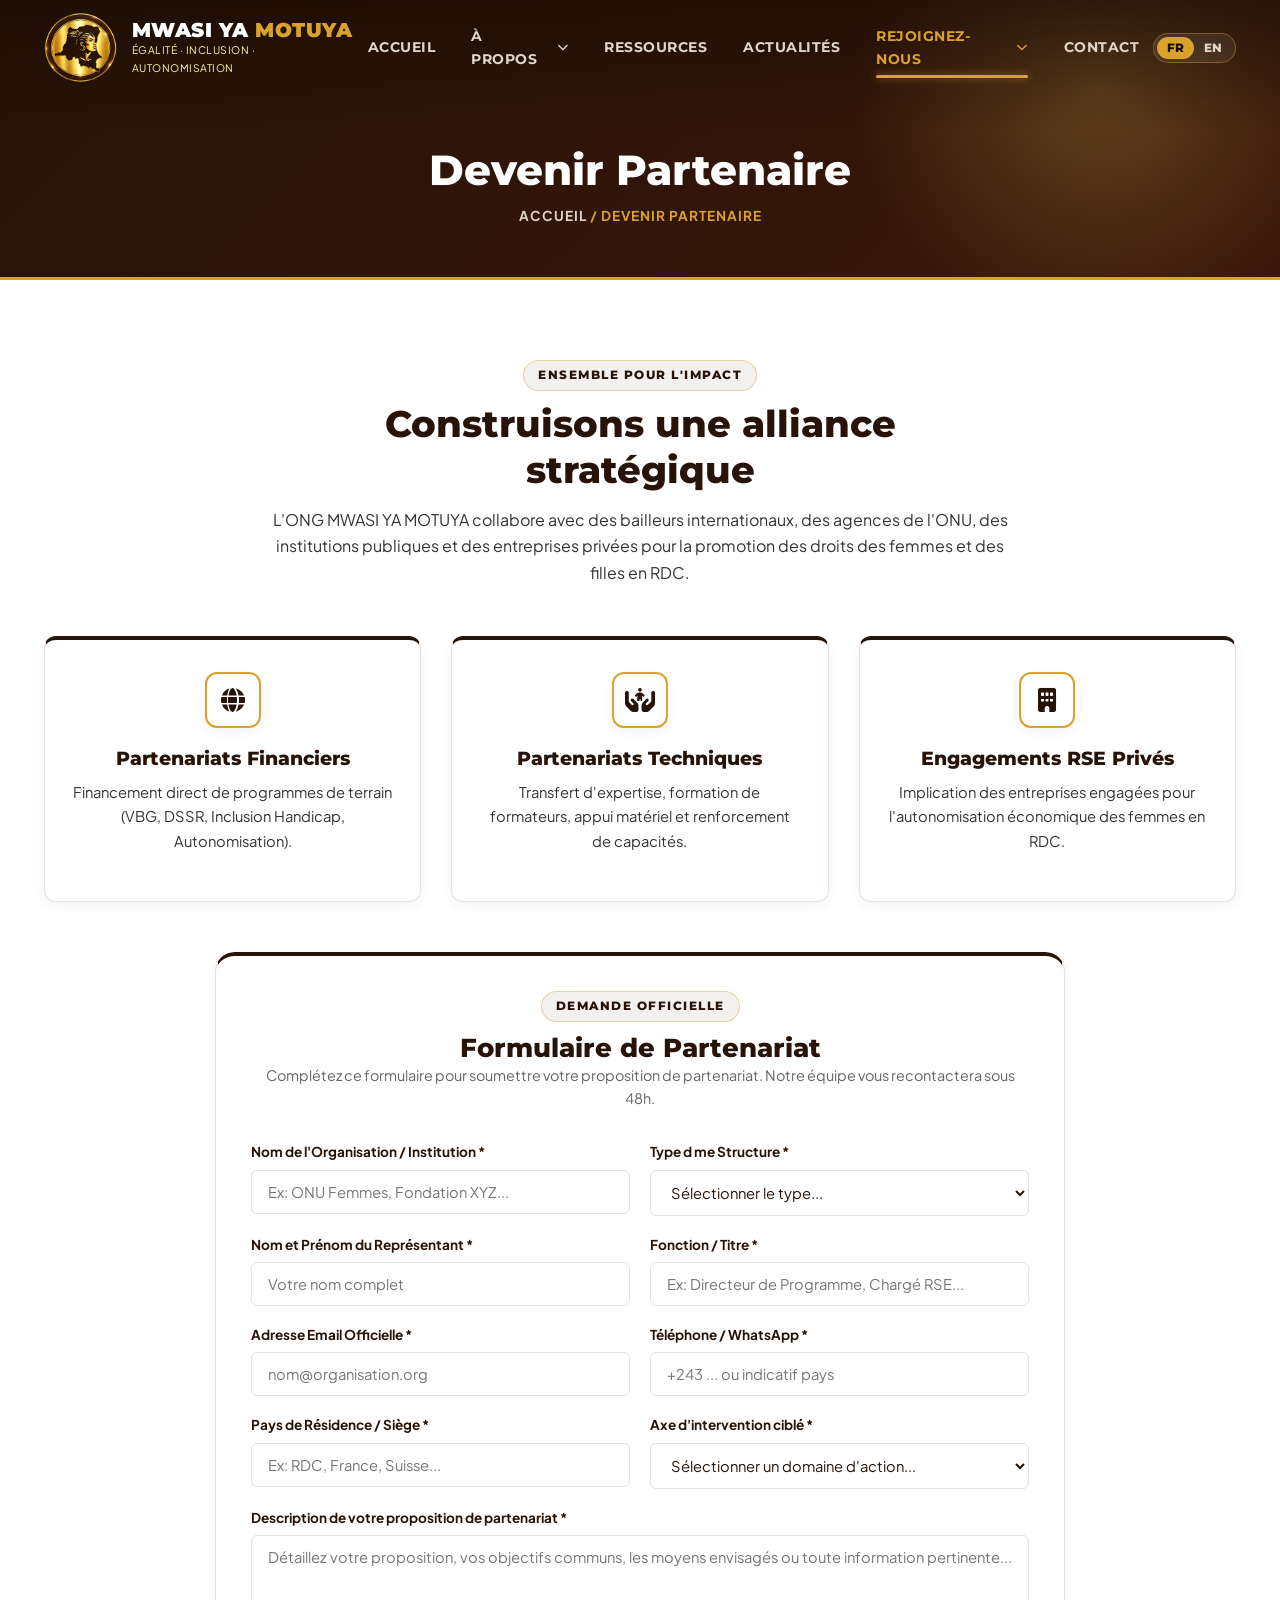
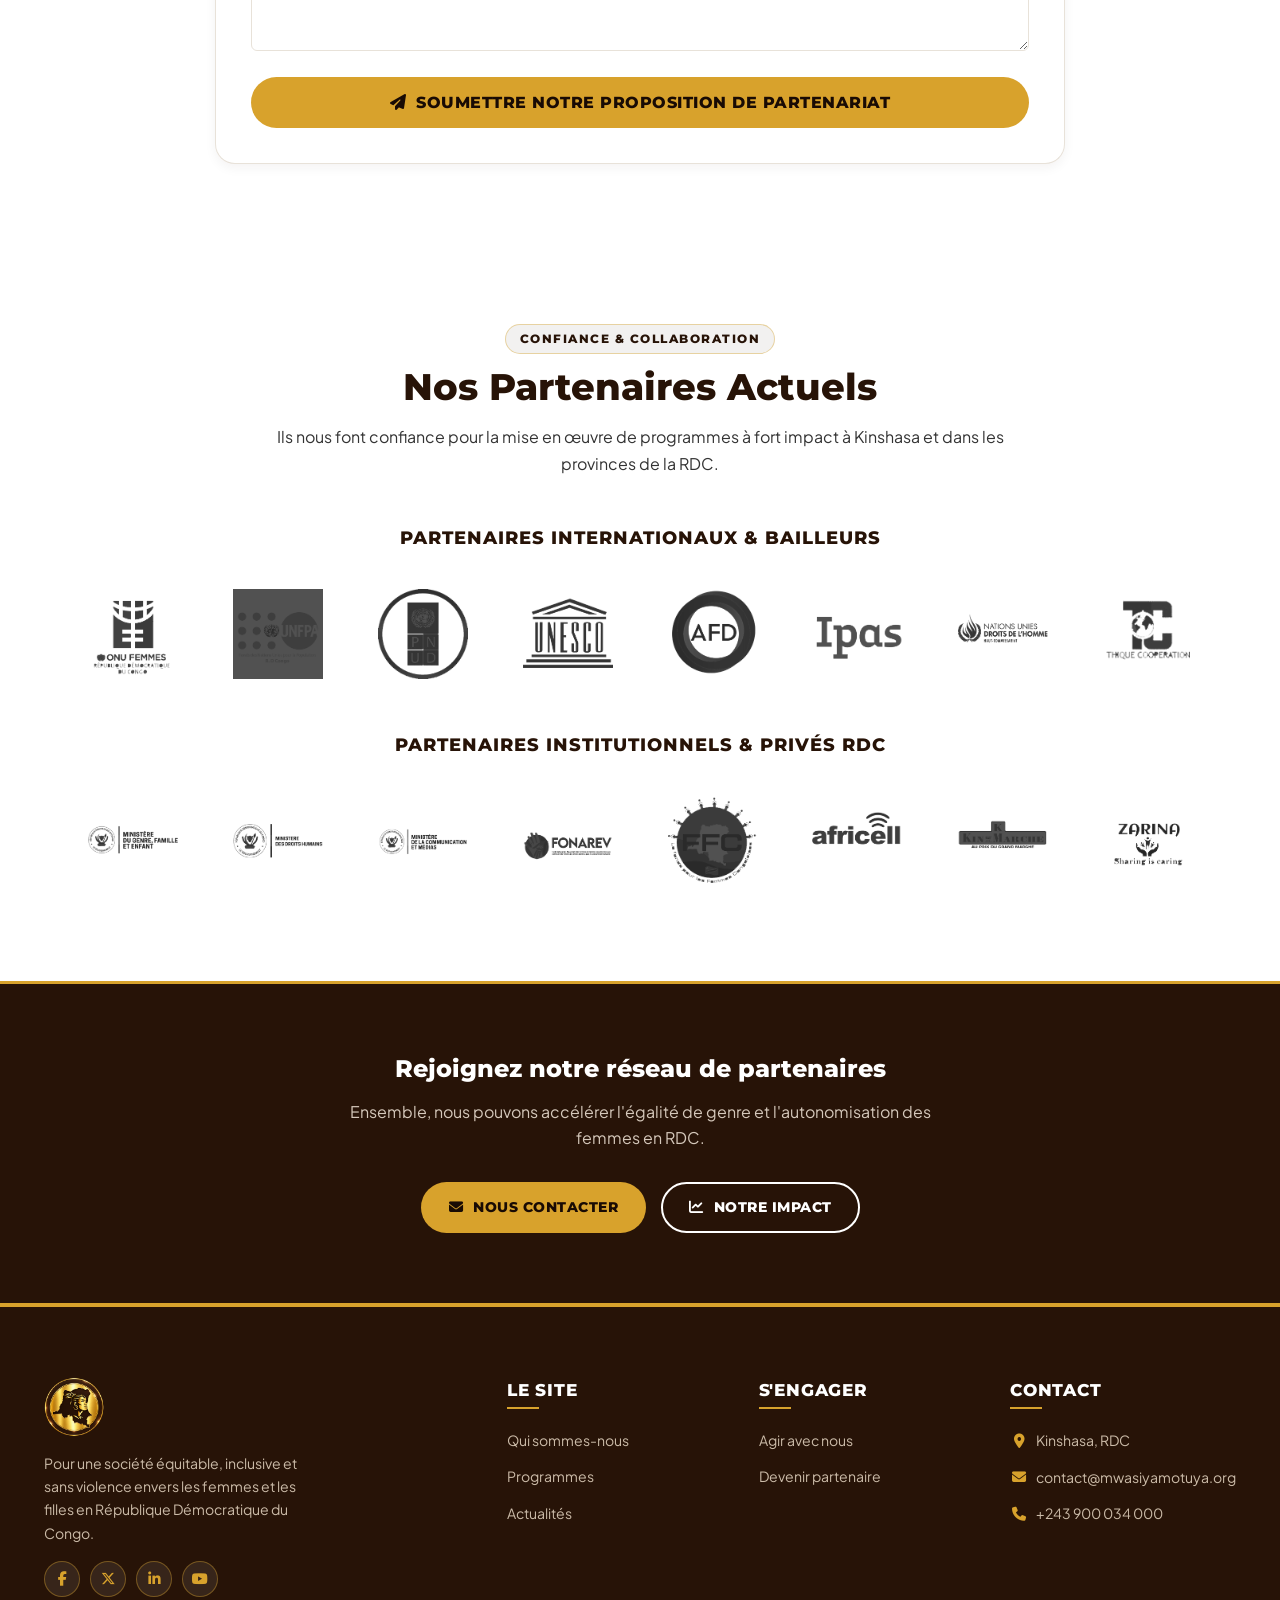
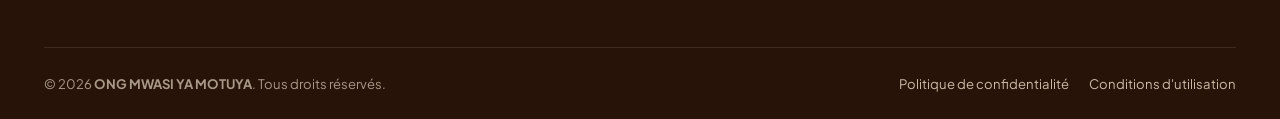
<file: partenaire.html>
<!DOCTYPE html>
<html lang="fr">
<head>
  <meta charset="UTF-8">
  <meta name="viewport" content="width=device-width, initial-scale=1.0">
  <title>Devenir Partenaire — ONG MWASI YA MOTUYA</title>
  <meta name="description" content="Partenariats institutionnels, techniques et financiers avec l'ONG MWASI YA MOTUYA en RDC. Formulaire de demande de partenariat.">
  <link rel="icon" type="image/x-icon" href="ico/logo.ico">
  <link rel="preconnect" href="https://fonts.googleapis.com">
  <link rel="preconnect" href="https://fonts.gstatic.com" crossorigin>
  <link href="https://fonts.googleapis.com/css2?family=Montserrat:wght@400;500;600;700;800;900&family=Plus+Jakarta+Sans:wght@300;400;500;600;700&display=swap" rel="stylesheet">
  <link rel="stylesheet" href="https://cdnjs.cloudflare.com/ajax/libs/font-awesome/6.5.1/css/all.min.css">
  <script src="js/boot.js"></script>
  <link rel="stylesheet" href="css/styles.css">
  <link rel="stylesheet" href="css/components.css">
  <link rel="stylesheet" href="css/header.css">
  <link rel="stylesheet" href="css/motion.css">
</head>
<body>

<!-- STICKY NAVBAR -->
<header class="site-header">
  <div class="container">
    <nav class="navbar">
      <a href="index.html" class="brand-logo">
        <img src="logo/logo.png" alt="ONG MWASI YA MOTUYA">
        <div>
          <div class="brand-title">MWASI YA <span>MOTUYA</span></div>
          <div style="font-size:0.65rem;color:var(--color-accent);text-transform:uppercase;letter-spacing:0.5px;">Égalité · Inclusion · Autonomisation</div>
        </div>
      </a>

      <ul class="nav-menu" id="navMenu">
        <li class="nav-item"><a href="index.html" class="nav-link">Accueil</a></li>
        
        <!-- MENU DROPDOWN À PROPOS -->
        <li class="nav-item has-dropdown">
          <a href="a-propos.html" class="nav-link">
            À Propos <i class="fa-solid fa-chevron-down" style="font-size:0.7rem;margin-left:4px;"></i>
          </a>
          <ul class="dropdown-menu">
            <li><a href="a-propos.html" class="dropdown-link">Qui sommes-nous</a></li>
            <li><a href="nos-domaines.html" class="dropdown-link">Nos Domaines</a></li>
            <li><a href="programmes.html" class="dropdown-link">Programmes</a></li>
            <li><a href="notre-impact.html" class="dropdown-link">Notre Impact</a></li>
          </ul>
        </li>

        <li class="nav-item"><a href="ressources.html" class="nav-link">Ressources</a></li>
        <li class="nav-item"><a href="actualites.html" class="nav-link">Actualités</a></li>
        
        <!-- MENU DROPDOWN REJOIGNEZ-NOUS -->
        <li class="nav-item has-dropdown">
          <a href="agir.html" class="nav-link active">
            Rejoignez-nous <i class="fa-solid fa-chevron-down" style="font-size:0.7rem;margin-left:4px;"></i>
          </a>
          <ul class="dropdown-menu">
            <li><a href="agir.html" class="dropdown-link">Agir avec nous</a></li>
            <li><a href="partenaire.html" class="dropdown-link active">Devenir Partenaire</a></li>
          </ul>
        </li>

        <li class="nav-item"><a href="contact.html" class="nav-link">Contact</a></li>
      </ul>

      <div style="display:flex;gap:12px;align-items:center;">
        <div class="lang-switcher">
          <button class="lang-btn active" data-lang="fr">FR</button>
          <button class="lang-btn" data-lang="en">EN</button>
        </div>
        <button class="mobile-toggle" id="mobileToggle" aria-label="Menu">
          <i class="fa-solid fa-bars"></i>
        </button>
      </div>
    </nav>
  </div>
</header>

<div class="page-banner">
  <div class="container">
    <h1>Devenir Partenaire</h1>
    <div class="breadcrumb"><a href="index.html">Accueil</a> / Devenir Partenaire</div>
  </div>
</div>

<!-- SECTION PRESENTATION DES PARTENARIATS -->
<section class="section-padding">
  <div class="container">
    <div class="section-header">
      <span class="section-subtitle">Ensemble pour l'impact</span>
      <h2 class="section-title">Construisons une alliance stratégique</h2>
      <p>L'ONG MWASI YA MOTUYA collabore avec des bailleurs internationaux, des agences de l'ONU, des institutions publiques et des entreprises privées pour la promotion des droits des femmes et des filles en RDC.</p>
    </div>

    <div class="grid-3" style="margin-bottom:50px;">
      <div class="card-item" style="text-align:center;">
        <div class="card-icon" style="margin:0 auto 18px auto;"><i class="fa-solid fa-globe"></i></div>
        <h3>Partenariats Financiers</h3>
        <p>Financement direct de programmes de terrain (VBG, DSSR, Inclusion Handicap, Autonomisation).</p>
      </div>
      <div class="card-item" style="text-align:center;">
        <div class="card-icon" style="margin:0 auto 18px auto;"><i class="fa-solid fa-hands-holding-child"></i></div>
        <h3>Partenariats Techniques</h3>
        <p>Transfert d'expertise, formation de formateurs, appui matériel et renforcement de capacités.</p>
      </div>
      <div class="card-item" style="text-align:center;">
        <div class="card-icon" style="margin:0 auto 18px auto;"><i class="fa-solid fa-building"></i></div>
        <h3>Engagements RSE Privés</h3>
        <p>Implication des entreprises engagées pour l'autonomisation économique des femmes en RDC.</p>
      </div>
    </div>

    <!-- FORMULAIRE COMPLET DE PARTENARIAT -->
    <div class="form-card" style="max-width:850px;margin:0 auto;">
      <div style="text-align:center;margin-bottom:30px;">
        <span class="section-subtitle">Demande officielle</span>
        <h2 style="font-size:1.6rem;color:var(--color-primary);">Formulaire de Partenariat</h2>
        <p style="font-size:0.9rem;color:var(--color-text-muted);">Complétez ce formulaire pour soumettre votre proposition de partenariat. Notre équipe vous recontactera sous 48h.</p>
      </div>

      <form id="partnerPageForm">
        <div style="display:grid;grid-template-columns:1fr 1fr;gap:20px;">
          <div class="form-group">
            <label>Nom de l'Organisation / Institution *</label>
            <input type="text" class="form-control" placeholder="Ex: ONU Femmes, Fondation XYZ..." required>
          </div>
          <div class="form-group">
            <label>Type d me Structure *</label>
            <select class="form-control" required>
              <option value="">Sélectionner le type...</option>
              <option>Organisation Internationale / Agence ONU</option>
              <option>Bailleur Multilatéral / Bilatéral</option>
              <option>Institution Publique / Gouvernement RDC</option>
              <option>ONG Nationale / Internationale</option>
              <option>Entreprise Privée (RSE)</option>
              <option>Fondation / Philanthropie</option>
              <option>Autre</option>
            </select>
          </div>
        </div>

        <div style="display:grid;grid-template-columns:1fr 1fr;gap:20px;">
          <div class="form-group">
            <label>Nom et Prénom du Représentant *</label>
            <input type="text" class="form-control" placeholder="Votre nom complet" required>
          </div>
          <div class="form-group">
            <label>Fonction / Titre *</label>
            <input type="text" class="form-control" placeholder="Ex: Directeur de Programme, Chargé RSE..." required>
          </div>
        </div>

        <div style="display:grid;grid-template-columns:1fr 1fr;gap:20px;">
          <div class="form-group">
            <label>Adresse Email Officielle *</label>
            <input type="email" class="form-control" placeholder="nom@organisation.org" required>
          </div>
          <div class="form-group">
            <label>Téléphone / WhatsApp *</label>
            <input type="tel" class="form-control" placeholder="+243 ... ou indicatif pays" required>
          </div>
        </div>

        <div style="display:grid;grid-template-columns:1fr 1fr;gap:20px;">
          <div class="form-group">
            <label>Pays de Résidence / Siège *</label>
            <input type="text" class="form-control" placeholder="Ex: RDC, France, Suisse..." required>
          </div>
          <div class="form-group">
            <label>Axe d'intervention ciblé *</label>
            <select class="form-control" required>
              <option value="">Sélectionner un domaine d'action...</option>
              <option>Lutte contre les VBG (Violences Basées sur le Genre)</option>
              <option>Égalité de Genre & Plaidoyer</option>
              <option>Droits Sexuels & Reproductifs (DSSR)</option>
              <option>Autonomisation des Femmes Handicapées</option>
              <option>Autonomisation Économique & Micro-crédit</option>
              <option>Leadership des Jeunes Filles</option>
              <option>Partenariat Global / Multi-axes</option>
            </select>
          </div>
        </div>

        <div class="form-group">
          <label>Description de votre proposition de partenariat *</label>
          <textarea class="form-control" rows="5" placeholder="Détaillez votre proposition, vos objectifs communs, les moyens envisagés ou toute information pertinente..." required></textarea>
        </div>

        <button type="submit" class="btn btn-gold" style="width:100%;justify-content:center;font-size:1rem;padding:14px 28px;">
          <i class="fa-solid fa-paper-plane"></i> Soumettre notre proposition de partenariat
        </button>
      </form>
    </div>
  </div>
</section>

<!-- NOS PARTENAIRES ACTUELS (LOGOS NOIRS EN GRAND, SURVOL EN COULEUR) -->
<section class="section-padding">
  <div class="container">
    <div class="section-header">
      <span class="section-subtitle">Confiance & Collaboration</span>
      <h2 class="section-title">Nos Partenaires Actuels</h2>
      <p>Ils nous font confiance pour la mise en œuvre de programmes à fort impact à Kinshasa et dans les provinces de la RDC.</p>
    </div>

    <div style="margin-bottom:40px;">
      <h3 style="color:var(--color-primary);font-size:1.1rem;text-transform:uppercase;letter-spacing:1px;margin-bottom:25px;text-align:center;">Partenaires Internationaux & Bailleurs</h3>
      <div class="partners-grid-box">
        <div class="partner-card-logo"><img src="partenaire/logo onu femmes rdc.png" alt="ONU Femmes"></div>
        <div class="partner-card-logo"><img src="partenaire/logo unfpa.png" alt="UNFPA"></div>
        <div class="partner-card-logo"><img src="partenaire/pnud.png" alt="PNUD"></div>
        <div class="partner-card-logo"><img src="partenaire/logo-unesco.png" alt="UNESCO"></div>
        <div class="partner-card-logo"><img src="partenaire/AFD_logo.svg.png" alt="AFD"></div>
        <div class="partner-card-logo"><img src="partenaire/IPAS_Logo.png" alt="IPAS"></div>
        <div class="partner-card-logo"><img src="partenaire/logo nations unies droits de l homme.png" alt="UN Human Rights"></div>
        <div class="partner-card-logo"><img src="partenaire/logo thique cooperation.png" alt="Éthique Coopération"></div>
      </div>
    </div>

    <div>
      <h3 style="color:var(--color-primary);font-size:1.1rem;text-transform:uppercase;letter-spacing:1px;margin-bottom:25px;text-align:center;">Partenaires Institutionnels & Privés RDC</h3>
      <div class="partners-grid-box">
        <div class="partner-card-logo"><img src="partenaire/logo ministère du genre et famille rdc.png" alt="Ministère Genre RDC"></div>
        <div class="partner-card-logo"><img src="partenaire/logo-01-Min-Droits-Humains-RDC.png" alt="Min. Droits Humains"></div>
        <div class="partner-card-logo"><img src="partenaire/logo ministère communication rdc.png" alt="Min. Communication RDC"></div>
        <div class="partner-card-logo"><img src="partenaire/logo-fonarev.png" alt="FONAREV"></div>
        <div class="partner-card-logo"><img src="partenaire/logo ffc.png" alt="FFC"></div>
        <div class="partner-card-logo"><img src="partenaire/Logoafricell.png" alt="Africell"></div>
        <div class="partner-card-logo"><img src="partenaire/Logo_Kinmarche.png" alt="Kinmarche"></div>
        <div class="partner-card-logo"><img src="partenaire/logo zarina sharing is caring.png" alt="Zarina"></div>
      </div>
    </div>
  </div>
</section>

<!-- CTA BAND -->
<section class="cta-band">
  <div class="container">
    <h2>Rejoignez notre réseau de partenaires</h2>
    <p>Ensemble, nous pouvons accélérer l'égalité de genre et l'autonomisation des femmes en RDC.</p>
    <div style="display:flex;justify-content:center;gap:15px;flex-wrap:wrap;">
      <a href="contact.html" class="btn btn-gold"><i class="fa-solid fa-envelope"></i> Nous contacter</a>
      <a href="notre-impact.html" class="btn btn-outline-light"><i class="fa-solid fa-chart-line"></i> Notre impact</a>
    </div>
  </div>
</section>

<!-- FOOTER -->
<footer class="site-footer">
  <div class="container">
    <div class="footer-grid">
      <div>
        <img src="logo/logo.png" alt="ONG MWASI YA MOTUYA" style="height:60px;margin-bottom:15px;">
        <p style="font-size:0.88rem;color:#cbbba8;max-width:280px;">Pour une société équitable, inclusive et sans violence envers les femmes et les filles en République Démocratique du Congo.</p>
        <div class="social-links" style="margin-top:15px;">
          <a href="#" class="social-btn"><i class="fa-brands fa-facebook-f"></i></a>
          <a href="#" class="social-btn"><i class="fa-brands fa-x-twitter"></i></a>
          <a href="#" class="social-btn"><i class="fa-brands fa-linkedin-in"></i></a>
          <a href="#" class="social-btn"><i class="fa-brands fa-youtube"></i></a>
        </div>
      </div>
      <div><h4>Le site</h4><ul class="footer-links"><li><a href="a-propos.html">Qui sommes-nous</a></li><li><a href="programmes.html">Programmes</a></li><li><a href="actualites.html">Actualités</a></li></ul></div>
      <div><h4>S'engager</h4><ul class="footer-links"><li><a href="agir.html">Agir avec nous</a></li><li><a href="partenaire.html">Devenir partenaire</a></li></ul></div>
      <div><h4>Contact</h4><ul class="footer-links"><li><a href="contact.html"><i class="fa-solid fa-location-dot" style="color:var(--color-secondary);"></i> Kinshasa, RDC</a></li><li><a href="mailto:contact@mwasiyamotuya.org"><i class="fa-solid fa-envelope" style="color:var(--color-secondary);"></i> contact@mwasiyamotuya.org</a></li><li><a href="tel:+243810000000"><i class="fa-solid fa-phone" style="color:var(--color-secondary);"></i> +243 900 034 000</a></li></ul></div>
    </div>
    <div class="footer-bottom">
      <span>© 2026 <strong>ONG MWASI YA MOTUYA</strong>. Tous droits réservés.</span>
      <div style="display:flex;gap:20px;flex-wrap:wrap;"><a href="#" style="color:#cbbba8;font-size:0.82rem;">Politique de confidentialité</a><a href="#" style="color:#cbbba8;font-size:0.82rem;">Conditions d'utilisation</a></div>
    </div>
  </div>
</footer>
<script src="js/main.js"></script>
<script src="js/header.js"></script>
<script src="js/motion.js"></script>
</body>
</html>
</file>
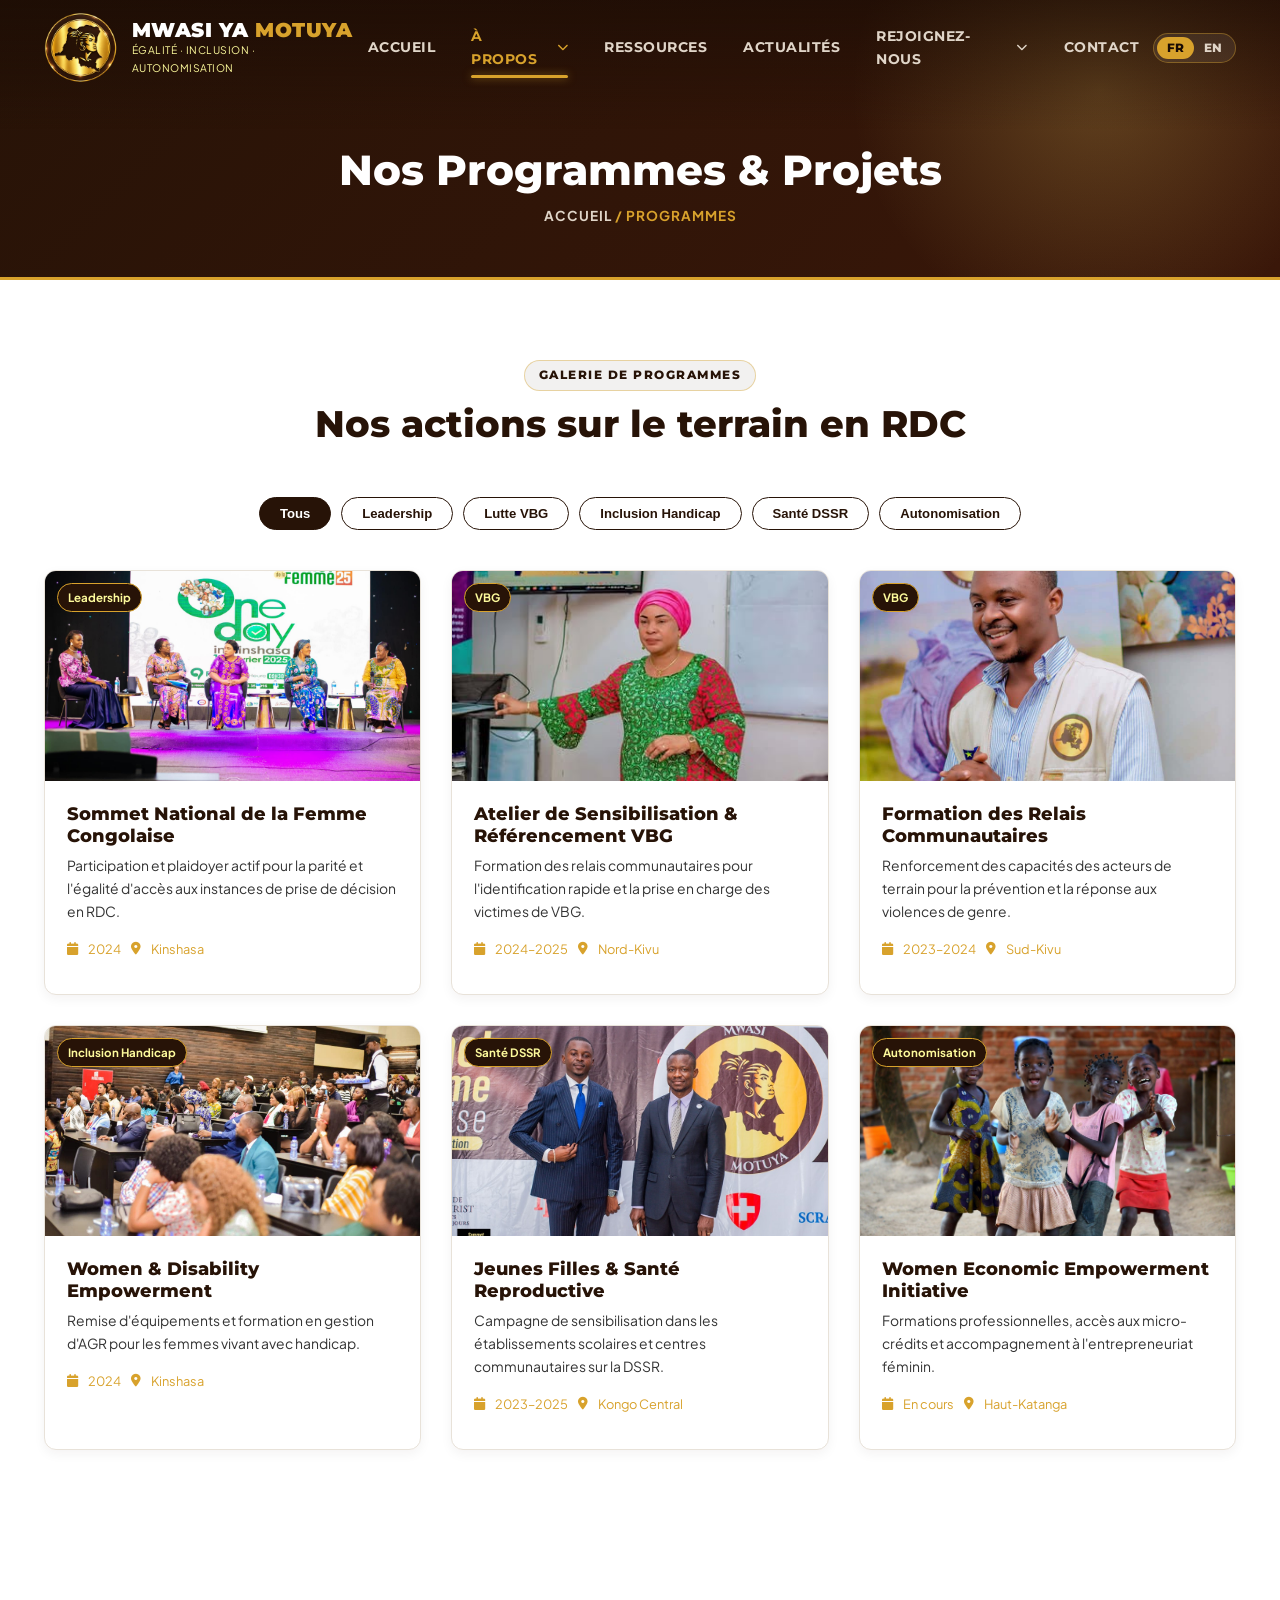
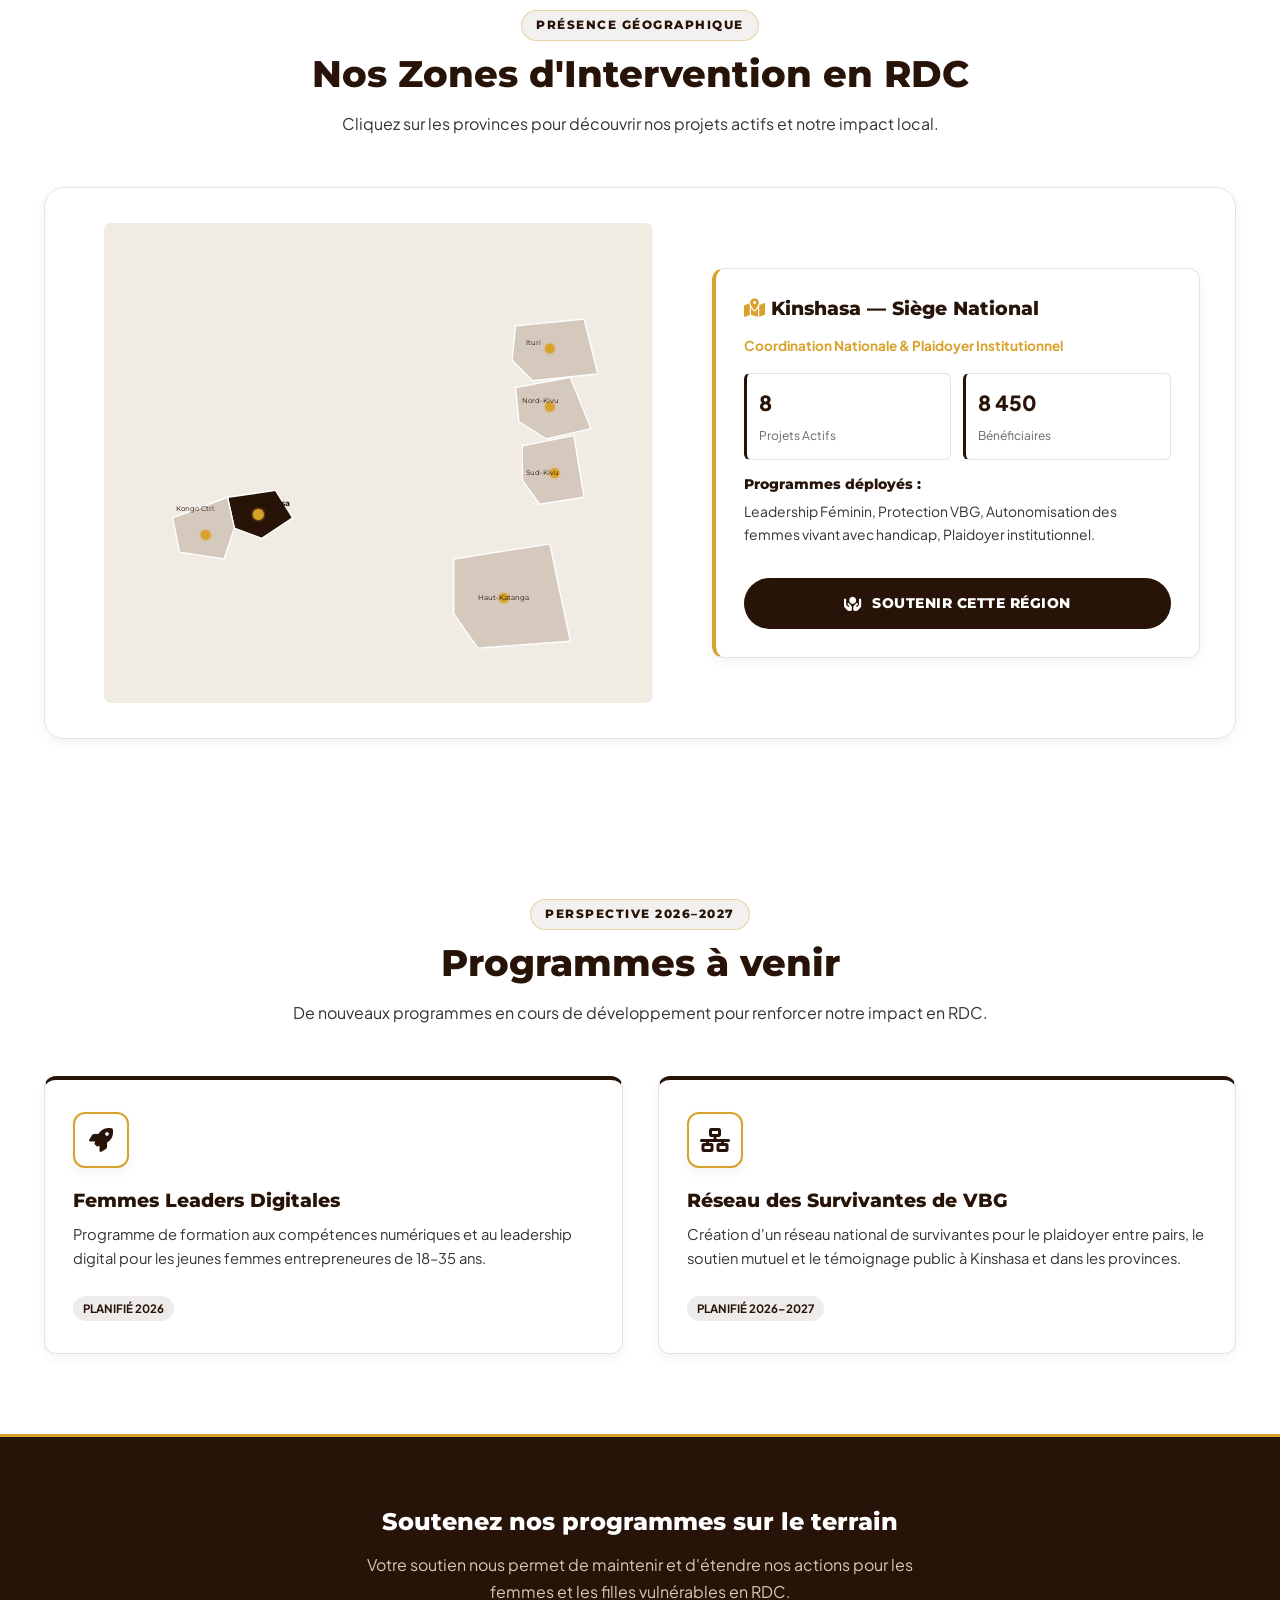
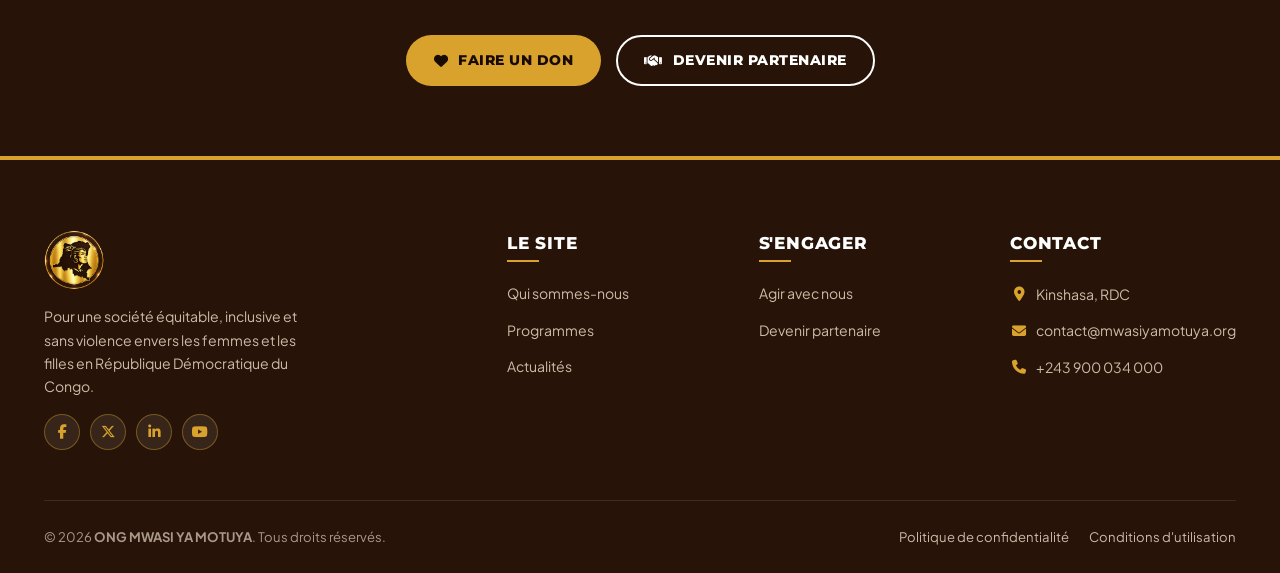
<file: programmes.html>
<!DOCTYPE html>
<html lang="fr">
<head>
  <meta charset="UTF-8">
  <meta name="viewport" content="width=device-width, initial-scale=1.0">
  <title>Nos Programmes — ONG MWASI YA MOTUYA</title>
  <meta name="description" content="Découvrez les programmes et projets terrain de l'ONG MWASI YA MOTUYA en RDC et la carte interactive de nos zones d'intervention.">
  <link rel="icon" type="image/x-icon" href="ico/logo.ico">
  <link rel="preconnect" href="https://fonts.googleapis.com">
  <link rel="preconnect" href="https://fonts.gstatic.com" crossorigin>
  <link href="https://fonts.googleapis.com/css2?family=Montserrat:wght@400;500;600;700;800;900&family=Plus+Jakarta+Sans:wght@300;400;500;600;700&display=swap" rel="stylesheet">
  <link rel="stylesheet" href="https://cdnjs.cloudflare.com/ajax/libs/font-awesome/6.5.1/css/all.min.css">
  <script src="js/boot.js"></script>
  <link rel="stylesheet" href="css/styles.css">
  <link rel="stylesheet" href="css/components.css">
  <link rel="stylesheet" href="css/header.css">
  <link rel="stylesheet" href="css/motion.css">
</head>
<body>

<!-- STICKY NAVBAR -->
<header class="site-header">
  <div class="container">
    <nav class="navbar">
      <a href="index.html" class="brand-logo">
        <img src="logo/logo.png" alt="ONG MWASI YA MOTUYA">
        <div>
          <div class="brand-title">MWASI YA <span>MOTUYA</span></div>
          <div style="font-size:0.65rem;color:var(--color-accent);text-transform:uppercase;letter-spacing:0.5px;">Égalité · Inclusion · Autonomisation</div>
        </div>
      </a>

      <ul class="nav-menu" id="navMenu">
        <li class="nav-item"><a href="index.html" class="nav-link">Accueil</a></li>
        
        <!-- MENU DROPDOWN À PROPOS -->
        <li class="nav-item has-dropdown">
          <a href="a-propos.html" class="nav-link active">
            À Propos <i class="fa-solid fa-chevron-down" style="font-size:0.7rem;margin-left:4px;"></i>
          </a>
          <ul class="dropdown-menu">
            <li><a href="a-propos.html" class="dropdown-link">Qui sommes-nous</a></li>
            <li><a href="nos-domaines.html" class="dropdown-link">Nos Domaines</a></li>
            <li><a href="programmes.html" class="dropdown-link active">Programmes</a></li>
            <li><a href="notre-impact.html" class="dropdown-link">Notre Impact</a></li>
          </ul>
        </li>

        <li class="nav-item"><a href="ressources.html" class="nav-link">Ressources</a></li>
        <li class="nav-item"><a href="actualites.html" class="nav-link">Actualités</a></li>
        
        <!-- MENU DROPDOWN REJOIGNEZ-NOUS -->
        <li class="nav-item has-dropdown">
          <a href="agir.html" class="nav-link">
            Rejoignez-nous <i class="fa-solid fa-chevron-down" style="font-size:0.7rem;margin-left:4px;"></i>
          </a>
          <ul class="dropdown-menu">
            <li><a href="agir.html" class="dropdown-link">Agir avec nous</a></li>
            <li><a href="partenaire.html" class="dropdown-link">Devenir Partenaire</a></li>
          </ul>
        </li>

        <li class="nav-item"><a href="contact.html" class="nav-link">Contact</a></li>
      </ul>

      <div style="display:flex;gap:12px;align-items:center;">
        <div class="lang-switcher">
          <button class="lang-btn active" data-lang="fr">FR</button>
          <button class="lang-btn" data-lang="en">EN</button>
        </div>
        <button class="mobile-toggle" id="mobileToggle" aria-label="Menu">
          <i class="fa-solid fa-bars"></i>
        </button>
      </div>
    </nav>
  </div>
</header>

<div class="page-banner">
  <div class="container">
    <h1>Nos Programmes & Projets</h1>
    <div class="breadcrumb"><a href="index.html">Accueil</a> / Programmes</div>
  </div>
</div>

<!-- PROGRAMMES TERRAIN -->
<section class="section-padding">
  <div class="container">
    <div class="section-header">
      <span class="section-subtitle">Galerie de programmes</span>
      <h2 class="section-title">Nos actions sur le terrain en RDC</h2>
    </div>

    <div class="filters-bar">
      <button class="filter-btn active" data-filter="all">Tous</button>
      <button class="filter-btn" data-filter="leadership">Leadership</button>
      <button class="filter-btn" data-filter="vbg">Lutte VBG</button>
      <button class="filter-btn" data-filter="handicap">Inclusion Handicap</button>
      <button class="filter-btn" data-filter="dssr">Santé DSSR</button>
      <button class="filter-btn" data-filter="autonomisation">Autonomisation</button>
    </div>

    <div class="grid-3">
      <div class="prog-card" data-category="leadership">
        <div class="prog-card-img">
          <img src="img/deuxième sommet de la femme congolaise.jpg" alt="Sommet de la Femme Congolaise">
          <span class="prog-tag">Leadership</span>
        </div>
        <div class="prog-card-body">
          <h3>Sommet National de la Femme Congolaise</h3>
          <p>Participation et plaidoyer actif pour la parité et l'égalité d'accès aux instances de prise de décision en RDC.</p>
          <div style="display:flex;gap:10px;align-items:center;font-size:0.8rem;color:var(--color-secondary);margin-bottom:12px;"><i class="fa-solid fa-calendar"></i> 2024 <i class="fa-solid fa-location-dot"></i> Kinshasa</div>
        </div>
      </div>

      <div class="prog-card" data-category="vbg">
        <div class="prog-card-img">
          <img src="Stop aux violences sexuelles et celles basées sur le genre/1.jpg" alt="Atelier VBG">
          <span class="prog-tag">VBG</span>
        </div>
        <div class="prog-card-body">
          <h3>Atelier de Sensibilisation & Référencement VBG</h3>
          <p>Formation des relais communautaires pour l'identification rapide et la prise en charge des victimes de VBG.</p>
          <div style="display:flex;gap:10px;align-items:center;font-size:0.8rem;color:var(--color-secondary);margin-bottom:12px;"><i class="fa-solid fa-calendar"></i> 2024–2025 <i class="fa-solid fa-location-dot"></i> Nord-Kivu</div>
        </div>
      </div>

      <div class="prog-card" data-category="vbg">
        <div class="prog-card-img">
          <img src="Stop aux violences sexuelles et celles basées sur le genre/2.jpg" alt="Formation relais communautaires VBG">
          <span class="prog-tag">VBG</span>
        </div>
        <div class="prog-card-body">
          <h3>Formation des Relais Communautaires</h3>
          <p>Renforcement des capacités des acteurs de terrain pour la prévention et la réponse aux violences de genre.</p>
          <div style="display:flex;gap:10px;align-items:center;font-size:0.8rem;color:var(--color-secondary);margin-bottom:12px;"><i class="fa-solid fa-calendar"></i> 2023–2024 <i class="fa-solid fa-location-dot"></i> Sud-Kivu</div>
        </div>
      </div>

      <div class="prog-card" data-category="handicap">
        <div class="prog-card-img">
          <img src="img/3.jpg" alt="Women Disability Empowerment">
          <span class="prog-tag">Inclusion Handicap</span>
        </div>
        <div class="prog-card-body">
          <h3>Women & Disability Empowerment</h3>
          <p>Remise d'équipements et formation en gestion d'AGR pour les femmes vivant avec handicap.</p>
          <div style="display:flex;gap:10px;align-items:center;font-size:0.8rem;color:var(--color-secondary);margin-bottom:12px;"><i class="fa-solid fa-calendar"></i> 2024 <i class="fa-solid fa-location-dot"></i> Kinshasa</div>
        </div>
      </div>

      <div class="prog-card" data-category="dssr">
        <div class="prog-card-img">
          <img src="img/6.jpg" alt="Sensibilisation DSSR">
          <span class="prog-tag">Santé DSSR</span>
        </div>
        <div class="prog-card-body">
          <h3>Jeunes Filles & Santé Reproductive</h3>
          <p>Campagne de sensibilisation dans les établissements scolaires et centres communautaires sur la DSSR.</p>
          <div style="display:flex;gap:10px;align-items:center;font-size:0.8rem;color:var(--color-secondary);margin-bottom:12px;"><i class="fa-solid fa-calendar"></i> 2023–2025 <i class="fa-solid fa-location-dot"></i> Kongo Central</div>
        </div>
      </div>

      <div class="prog-card" data-category="autonomisation">
        <div class="prog-card-img">
          <img src="img/aide.jpg" alt="Autonomisation économique">
          <span class="prog-tag">Autonomisation</span>
        </div>
        <div class="prog-card-body">
          <h3>Women Economic Empowerment Initiative</h3>
          <p>Formations professionnelles, accès aux micro-crédits et accompagnement à l'entrepreneuriat féminin.</p>
          <div style="display:flex;gap:10px;align-items:center;font-size:0.8rem;color:var(--color-secondary);margin-bottom:12px;"><i class="fa-solid fa-calendar"></i> En cours <i class="fa-solid fa-location-dot"></i> Haut-Katanga</div>
        </div>
      </div>
    </div>
  </div>
</section>

<!-- CARTE INTERACTIVE RDC -->
<section class="section-padding">
  <div class="container">
    <div class="section-header">
      <span class="section-subtitle">Présence Géographique</span>
      <h2 class="section-title">Nos Zones d'Intervention en RDC</h2>
      <p>Cliquez sur les provinces pour découvrir nos projets actifs et notre impact local.</p>
    </div>

    <div class="map-box">
      <div class="map-wrapper">
        <div style="width:100%;max-height:480px;display:flex;align-items:center;justify-content:center;">
          <svg viewBox="0 0 800 700" style="width:100%;height:auto;max-height:480px;">
            <defs>
              <filter id="glow">
                <feGaussianBlur stdDeviation="2" result="coloredBlur"/>
                <feMerge><feMergeNode in="coloredBlur"/><feMergeNode in="SourceGraphic"/></feMerge>
              </filter>
            </defs>
            <rect width="800" height="700" fill="#f0ebe3" rx="10"/>
            <path class="rdc-province active" data-prov="kinshasa" d="M 180 400 L 250 390 L 275 430 L 230 460 L 190 445 Z"/>
            <path class="rdc-province" data-prov="kongo_central" d="M 100 430 L 180 400 L 190 445 L 175 490 L 110 480 Z"/>
            <path class="rdc-province" data-prov="nord_kivu" d="M 600 240 L 680 225 L 710 300 L 645 315 L 605 290 Z"/>
            <path class="rdc-province" data-prov="sud_kivu" d="M 610 325 L 685 310 L 700 400 L 635 410 L 610 375 Z"/>
            <path class="rdc-province" data-prov="ituri" d="M 600 150 L 700 140 L 720 220 L 625 230 L 595 200 Z"/>
            <path class="rdc-province" data-prov="haut_katanga" d="M 510 490 L 650 468 L 680 610 L 545 620 L 510 570 Z"/>
            <circle cx="225" cy="425" r="8" fill="#d8a22c" filter="url(#glow)"/>
            <circle cx="148" cy="455" r="7" fill="#d8a22c" filter="url(#glow)"/>
            <circle cx="650" cy="268" r="7" fill="#d8a22c" filter="url(#glow)"/>
            <circle cx="657" cy="365" r="7" fill="#d8a22c" filter="url(#glow)"/>
            <circle cx="650" cy="183" r="7" fill="#d8a22c" filter="url(#glow)"/>
            <circle cx="583" cy="547" r="7" fill="#d8a22c" filter="url(#glow)"/>
            <text x="215" y="412" font-size="11" fill="#271307" font-weight="700" font-family="Montserrat">Kinshasa</text>
            <text x="105" y="420" font-size="10" fill="#271307" font-family="Montserrat">Kongo Ctrl.</text>
            <text x="610" y="262" font-size="10" fill="#271307" font-family="Montserrat">Nord-Kivu</text>
            <text x="615" y="368" font-size="10" fill="#271307" font-family="Montserrat">Sud-Kivu</text>
            <text x="616" y="178" font-size="10" fill="#271307" font-family="Montserrat">Ituri</text>
            <text x="545" y="550" font-size="10" fill="#271307" font-family="Montserrat">Haut-Katanga</text>
          </svg>
        </div>

        <div class="province-panel">
          <h3><i class="fa-solid fa-map-location-dot" style="color:var(--color-secondary);"></i> <span id="provName">Kinshasa — Siège National</span></h3>
          <p id="provLead" style="color:var(--color-secondary);font-size:0.85rem;font-weight:700;">Coordination Nationale & Plaidoyer Institutionnel</p>
          <div class="prov-stat-grid">
            <div class="prov-stat">
              <span class="val" id="provProjects">8</span>
              <span class="lbl">Projets Actifs</span>
            </div>
            <div class="prov-stat">
              <span class="val" id="provBenef">8 450</span>
              <span class="lbl">Bénéficiaires</span>
            </div>
          </div>
          <h4 style="font-size:0.9rem;margin-bottom:8px;">Programmes déployés :</h4>
          <p id="provPrograms" style="font-size:0.87rem;">Leadership Féminin, Protection VBG, Autonomisation des femmes vivant avec handicap, Plaidoyer institutionnel.</p>
          <a href="agir.html" class="btn btn-primary" style="margin-top:15px;width:100%;justify-content:center;">
            <i class="fa-solid fa-hands-holding-circle"></i> Soutenir cette région
          </a>
        </div>
      </div>
    </div>
  </div>
</section>

<!-- PROGRAMMES À VENIR -->
<section class="section-padding">
  <div class="container">
    <div class="section-header">
      <span class="section-subtitle">Perspective 2026–2027</span>
      <h2 class="section-title">Programmes à venir</h2>
      <p>De nouveaux programmes en cours de développement pour renforcer notre impact en RDC.</p>
    </div>
    <div class="grid-2">
      <div class="card-item">
        <div class="card-icon"><i class="fa-solid fa-rocket"></i></div>
        <h3>Femmes Leaders Digitales</h3>
        <p>Programme de formation aux compétences numériques et au leadership digital pour les jeunes femmes entrepreneures de 18–35 ans.</p>
        <span class="tag-pill" style="margin-top:10px;">Planifié 2026</span>
      </div>
      <div class="card-item">
        <div class="card-icon"><i class="fa-solid fa-network-wired"></i></div>
        <h3>Réseau des Survivantes de VBG</h3>
        <p>Création d'un réseau national de survivantes pour le plaidoyer entre pairs, le soutien mutuel et le témoignage public à Kinshasa et dans les provinces.</p>
        <span class="tag-pill" style="margin-top:10px;">Planifié 2026–2027</span>
      </div>
    </div>
  </div>
</section>

<section class="cta-band">
  <div class="container">
    <h2>Soutenez nos programmes sur le terrain</h2>
    <p>Votre soutien nous permet de maintenir et d'étendre nos actions pour les femmes et les filles vulnérables en RDC.</p>
    <div style="display:flex;justify-content:center;gap:15px;flex-wrap:wrap;">
      <a href="agir.html#don" class="btn btn-gold"><i class="fa-solid fa-heart"></i> Faire un don</a>
      <a href="partenaire.html" class="btn btn-outline-light"><i class="fa-solid fa-handshake"></i> Devenir partenaire</a>
    </div>
  </div>
</section>

<footer class="site-footer">
  <div class="container">
    <div class="footer-grid">
      <div>
        <img src="logo/logo.png" alt="ONG MWASI YA MOTUYA" style="height:60px;margin-bottom:15px;">
        <p style="font-size:0.88rem;color:#cbbba8;max-width:280px;">Pour une société équitable, inclusive et sans violence envers les femmes et les filles en République Démocratique du Congo.</p>
        <div class="social-links" style="margin-top:15px;">
          <a href="#" class="social-btn"><i class="fa-brands fa-facebook-f"></i></a>
          <a href="#" class="social-btn"><i class="fa-brands fa-x-twitter"></i></a>
          <a href="#" class="social-btn"><i class="fa-brands fa-linkedin-in"></i></a>
          <a href="#" class="social-btn"><i class="fa-brands fa-youtube"></i></a>
        </div>
      </div>
      <div><h4>Le site</h4><ul class="footer-links"><li><a href="a-propos.html">Qui sommes-nous</a></li><li><a href="programmes.html">Programmes</a></li><li><a href="actualites.html">Actualités</a></li></ul></div>
      <div><h4>S'engager</h4><ul class="footer-links"><li><a href="agir.html">Agir avec nous</a></li><li><a href="partenaire.html">Devenir partenaire</a></li></ul></div>
      <div><h4>Contact</h4><ul class="footer-links"><li><a href="contact.html"><i class="fa-solid fa-location-dot" style="color:var(--color-secondary);"></i> Kinshasa, RDC</a></li><li><a href="mailto:contact@mwasiyamotuya.org"><i class="fa-solid fa-envelope" style="color:var(--color-secondary);"></i> contact@mwasiyamotuya.org</a></li><li><a href="tel:+243810000000"><i class="fa-solid fa-phone" style="color:var(--color-secondary);"></i> +243 900 034 000</a></li></ul></div>
    </div>
    <div class="footer-bottom">
      <span>© 2026 <strong>ONG MWASI YA MOTUYA</strong>. Tous droits réservés.</span>
      <div style="display:flex;gap:20px;flex-wrap:wrap;"><a href="#" style="color:#cbbba8;font-size:0.82rem;">Politique de confidentialité</a><a href="#" style="color:#cbbba8;font-size:0.82rem;">Conditions d'utilisation</a></div>
    </div>
  </div>
</footer>
<script src="js/main.js"></script>
<script src="js/header.js"></script>
<script src="js/motion.js"></script>
</body>
</html>
</file>
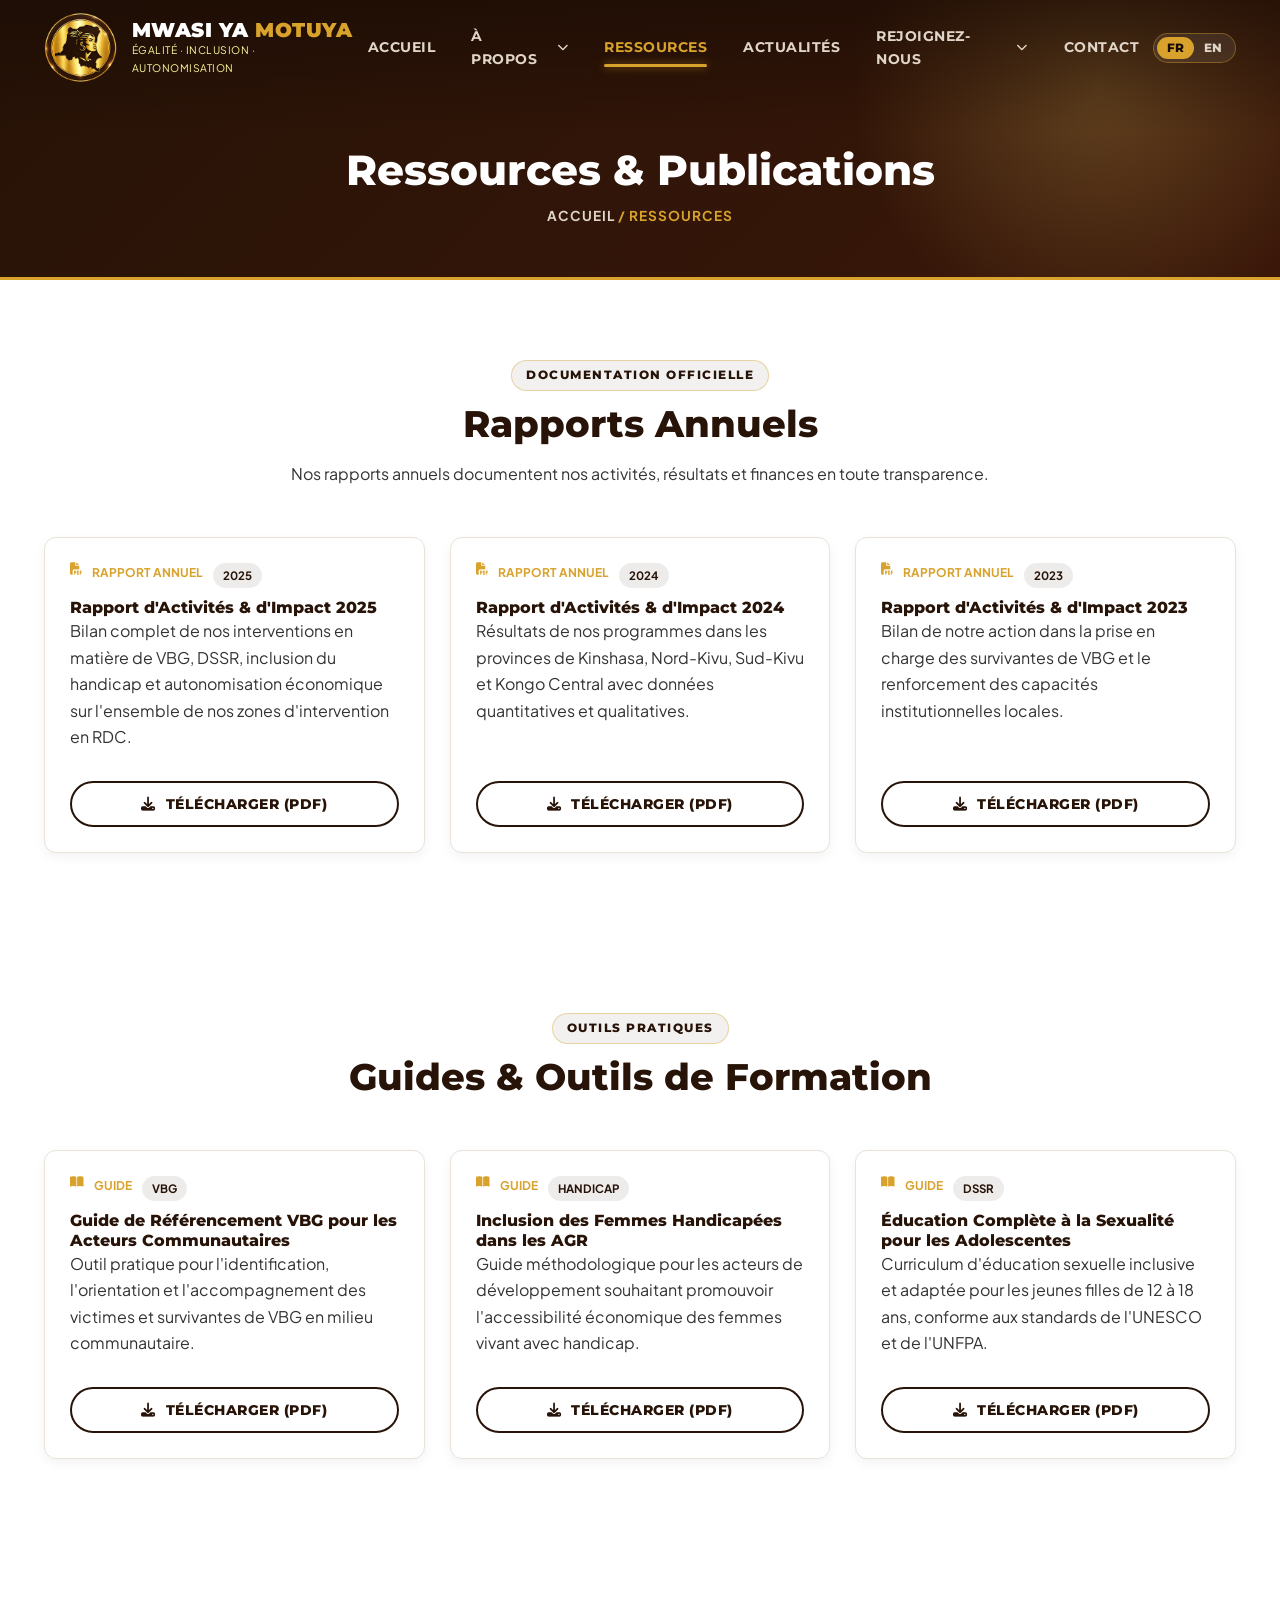
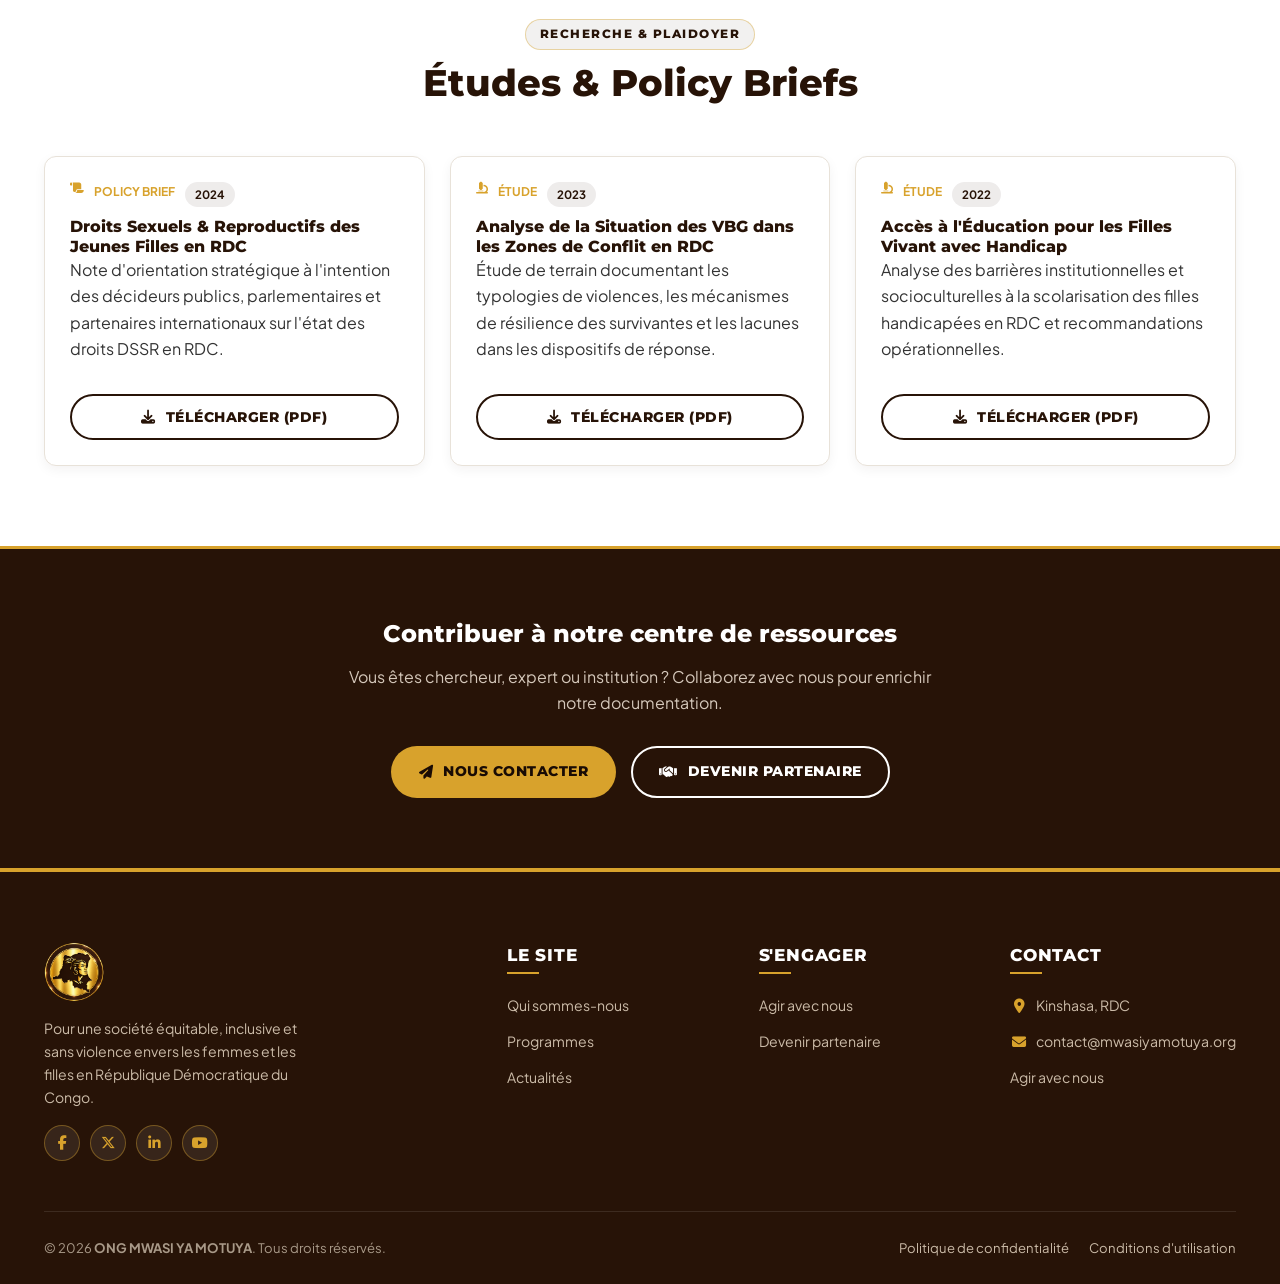
<file: ressources.html>
<!DOCTYPE html>
<html lang="fr">
<head>
  <meta charset="UTF-8">
  <meta name="viewport" content="width=device-width, initial-scale=1.0">
  <title>Ressources & Publications — ONG MWASI YA MOTUYA</title>
  <meta name="description" content="Publications, rapports annuels, études, guides et outils de plaidoyer de l'ONG MWASI YA MOTUYA pour la promotion des droits des femmes en RDC.">
  <link rel="icon" type="image/x-icon" href="ico/logo.ico">
  <link rel="preconnect" href="https://fonts.googleapis.com">
  <link rel="preconnect" href="https://fonts.gstatic.com" crossorigin>
  <link href="https://fonts.googleapis.com/css2?family=Montserrat:wght@400;500;600;700;800;900&family=Plus+Jakarta+Sans:wght@300;400;500;600;700&display=swap" rel="stylesheet">
  <link rel="stylesheet" href="https://cdnjs.cloudflare.com/ajax/libs/font-awesome/6.5.1/css/all.min.css">
  <script src="js/boot.js"></script>
  <link rel="stylesheet" href="css/styles.css">
  <link rel="stylesheet" href="css/components.css">
  <link rel="stylesheet" href="css/header.css">
  <link rel="stylesheet" href="css/motion.css">
</head>
<body>

<!-- STICKY NAVBAR -->
<header class="site-header">
  <div class="container">
    <nav class="navbar">
      <a href="index.html" class="brand-logo">
        <img src="logo/logo.png" alt="ONG MWASI YA MOTUYA">
        <div>
          <div class="brand-title">MWASI YA <span>MOTUYA</span></div>
          <div style="font-size:0.65rem;color:var(--color-accent);text-transform:uppercase;letter-spacing:0.5px;">Égalité · Inclusion · Autonomisation</div>
        </div>
      </a>

      <ul class="nav-menu" id="navMenu">
        <li class="nav-item"><a href="index.html" class="nav-link">Accueil</a></li>
        
        <!-- MENU DROPDOWN À PROPOS -->
        <li class="nav-item has-dropdown">
          <a href="a-propos.html" class="nav-link">
            À Propos <i class="fa-solid fa-chevron-down" style="font-size:0.7rem;margin-left:4px;"></i>
          </a>
          <ul class="dropdown-menu">
            <li><a href="a-propos.html" class="dropdown-link">Qui sommes-nous</a></li>
            <li><a href="nos-domaines.html" class="dropdown-link">Nos Domaines</a></li>
            <li><a href="programmes.html" class="dropdown-link">Programmes</a></li>
            <li><a href="notre-impact.html" class="dropdown-link">Notre Impact</a></li>
          </ul>
        </li>

        <li class="nav-item"><a href="ressources.html" class="nav-link active">Ressources</a></li>
        <li class="nav-item"><a href="actualites.html" class="nav-link">Actualités</a></li>

        <!-- MENU DROPDOWN REJOIGNEZ-NOUS -->
        <li class="nav-item has-dropdown">
          <a href="agir.html" class="nav-link">
            Rejoignez-nous <i class="fa-solid fa-chevron-down" style="font-size:0.7rem;margin-left:4px;"></i>
          </a>
          <ul class="dropdown-menu">
            <li><a href="agir.html" class="dropdown-link">Agir avec nous</a></li>
            <li><a href="partenaire.html" class="dropdown-link">Devenir Partenaire</a></li>
          </ul>
        </li>

        <li class="nav-item"><a href="contact.html" class="nav-link">Contact</a></li>
      </ul>

      <div style="display:flex;gap:12px;align-items:center;">
        <div class="lang-switcher">
          <button class="lang-btn active" data-lang="fr">FR</button>
          <button class="lang-btn" data-lang="en">EN</button>
        </div>
        <button class="mobile-toggle" id="mobileToggle" aria-label="Menu">
          <i class="fa-solid fa-bars"></i>
        </button>
      </div>
    </nav>
  </div>
</header>

<div class="page-banner">
  <div class="container">
    <h1>Ressources & Publications</h1>
    <div class="breadcrumb"><a href="index.html">Accueil</a> / Ressources</div>
  </div>
</div>

<!-- RAPPORTS ANNUELS (FOND BLANC) -->
<section class="section-padding">
  <div class="container">
    <div class="section-header">
      <span class="section-subtitle">Documentation officielle</span>
      <h2 class="section-title">Rapports Annuels</h2>
      <p>Nos rapports annuels documentent nos activités, résultats et finances en toute transparence.</p>
    </div>
    <div style="display:grid;grid-template-columns:repeat(auto-fit,minmax(280px,1fr));gap:25px;">
      <div class="resource-card">
        <div>
          <div class="resource-meta"><i class="fa-solid fa-file-pdf"></i> Rapport Annuel <span class="tag-pill">2025</span></div>
          <h4>Rapport d'Activités & d'Impact 2025</h4>
          <p>Bilan complet de nos interventions en matière de VBG, DSSR, inclusion du handicap et autonomisation économique sur l'ensemble de nos zones d'intervention en RDC.</p>
        </div>
        <button class="btn btn-outline-dark" style="margin-top:15px;width:100%;justify-content:center;"><i class="fa-solid fa-download"></i> Télécharger (PDF)</button>
      </div>
      <div class="resource-card">
        <div>
          <div class="resource-meta"><i class="fa-solid fa-file-pdf"></i> Rapport Annuel <span class="tag-pill">2024</span></div>
          <h4>Rapport d'Activités & d'Impact 2024</h4>
          <p>Résultats de nos programmes dans les provinces de Kinshasa, Nord-Kivu, Sud-Kivu et Kongo Central avec données quantitatives et qualitatives.</p>
        </div>
        <button class="btn btn-outline-dark" style="margin-top:15px;width:100%;justify-content:center;"><i class="fa-solid fa-download"></i> Télécharger (PDF)</button>
      </div>
      <div class="resource-card">
        <div>
          <div class="resource-meta"><i class="fa-solid fa-file-pdf"></i> Rapport Annuel <span class="tag-pill">2023</span></div>
          <h4>Rapport d'Activités & d'Impact 2023</h4>
          <p>Bilan de notre action dans la prise en charge des survivantes de VBG et le renforcement des capacités institutionnelles locales.</p>
        </div>
        <button class="btn btn-outline-dark" style="margin-top:15px;width:100%;justify-content:center;"><i class="fa-solid fa-download"></i> Télécharger (PDF)</button>
      </div>
    </div>
  </div>
</section>

<!-- GUIDES & OUTILS (FOND BLANC) -->
<section class="section-padding">
  <div class="container">
    <div class="section-header">
      <span class="section-subtitle">Outils pratiques</span>
      <h2 class="section-title">Guides & Outils de Formation</h2>
    </div>
    <div style="display:grid;grid-template-columns:repeat(auto-fit,minmax(280px,1fr));gap:25px;">
      <div class="resource-card">
        <div>
          <div class="resource-meta"><i class="fa-solid fa-book-open"></i> Guide <span class="tag-pill">VBG</span></div>
          <h4>Guide de Référencement VBG pour les Acteurs Communautaires</h4>
          <p>Outil pratique pour l'identification, l'orientation et l'accompagnement des victimes et survivantes de VBG en milieu communautaire.</p>
        </div>
        <button class="btn btn-outline-dark" style="margin-top:15px;width:100%;justify-content:center;"><i class="fa-solid fa-download"></i> Télécharger (PDF)</button>
      </div>
      <div class="resource-card">
        <div>
          <div class="resource-meta"><i class="fa-solid fa-book-open"></i> Guide <span class="tag-pill">Handicap</span></div>
          <h4>Inclusion des Femmes Handicapées dans les AGR</h4>
          <p>Guide méthodologique pour les acteurs de développement souhaitant promouvoir l'accessibilité économique des femmes vivant avec handicap.</p>
        </div>
        <button class="btn btn-outline-dark" style="margin-top:15px;width:100%;justify-content:center;"><i class="fa-solid fa-download"></i> Télécharger (PDF)</button>
      </div>
      <div class="resource-card">
        <div>
          <div class="resource-meta"><i class="fa-solid fa-book-open"></i> Guide <span class="tag-pill">DSSR</span></div>
          <h4>Éducation Complète à la Sexualité pour les Adolescentes</h4>
          <p>Curriculum d'éducation sexuelle inclusive et adaptée pour les jeunes filles de 12 à 18 ans, conforme aux standards de l'UNESCO et de l'UNFPA.</p>
        </div>
        <button class="btn btn-outline-dark" style="margin-top:15px;width:100%;justify-content:center;"><i class="fa-solid fa-download"></i> Télécharger (PDF)</button>
      </div>
    </div>
  </div>
</section>

<!-- ÉTUDES & POLICY BRIEFS (FOND BLANC) -->
<section class="section-padding">
  <div class="container">
    <div class="section-header">
      <span class="section-subtitle">Recherche & Plaidoyer</span>
      <h2 class="section-title">Études & Policy Briefs</h2>
    </div>
    <div style="display:grid;grid-template-columns:repeat(auto-fit,minmax(280px,1fr));gap:25px;">
      <div class="resource-card">
        <div>
          <div class="resource-meta"><i class="fa-solid fa-scroll"></i> Policy Brief <span class="tag-pill">2024</span></div>
          <h4>Droits Sexuels & Reproductifs des Jeunes Filles en RDC</h4>
          <p>Note d'orientation stratégique à l'intention des décideurs publics, parlementaires et partenaires internationaux sur l'état des droits DSSR en RDC.</p>
        </div>
        <button class="btn btn-outline-dark" style="margin-top:15px;width:100%;justify-content:center;"><i class="fa-solid fa-download"></i> Télécharger (PDF)</button>
      </div>
      <div class="resource-card">
        <div>
          <div class="resource-meta"><i class="fa-solid fa-microscope"></i> Étude <span class="tag-pill">2023</span></div>
          <h4>Analyse de la Situation des VBG dans les Zones de Conflit en RDC</h4>
          <p>Étude de terrain documentant les typologies de violences, les mécanismes de résilience des survivantes et les lacunes dans les dispositifs de réponse.</p>
        </div>
        <button class="btn btn-outline-dark" style="margin-top:15px;width:100%;justify-content:center;"><i class="fa-solid fa-download"></i> Télécharger (PDF)</button>
      </div>
      <div class="resource-card">
        <div>
          <div class="resource-meta"><i class="fa-solid fa-microscope"></i> Étude <span class="tag-pill">2022</span></div>
          <h4>Accès à l'Éducation pour les Filles Vivant avec Handicap</h4>
          <p>Analyse des barrières institutionnelles et socioculturelles à la scolarisation des filles handicapées en RDC et recommandations opérationnelles.</p>
        </div>
        <button class="btn btn-outline-dark" style="margin-top:15px;width:100%;justify-content:center;"><i class="fa-solid fa-download"></i> Télécharger (PDF)</button>
      </div>
    </div>
  </div>
</section>

<section class="cta-band">
  <div class="container">
    <h2>Contribuer à notre centre de ressources</h2>
    <p>Vous êtes chercheur, expert ou institution ? Collaborez avec nous pour enrichir notre documentation.</p>
    <div style="display:flex;justify-content:center;gap:15px;flex-wrap:wrap;">
      <a href="contact.html" class="btn btn-gold"><i class="fa-solid fa-paper-plane"></i> Nous contacter</a>
      <a href="agir.html" class="btn btn-outline-light"><i class="fa-solid fa-handshake"></i> Devenir partenaire</a>
    </div>
  </div>
</section>

<footer class="site-footer">
  <div class="container">
    <div class="footer-grid">
      <div>
        <img src="logo/logo.png" alt="ONG MWASI YA MOTUYA" style="height:60px;margin-bottom:15px;">
        <p style="font-size:0.88rem;color:#cbbba8;max-width:280px;">Pour une société équitable, inclusive et sans violence envers les femmes et les filles en République Démocratique du Congo.</p>
        <div class="social-links" style="margin-top:15px;">
          <a href="#" class="social-btn"><i class="fa-brands fa-facebook-f"></i></a>
          <a href="#" class="social-btn"><i class="fa-brands fa-x-twitter"></i></a>
          <a href="#" class="social-btn"><i class="fa-brands fa-linkedin-in"></i></a>
          <a href="#" class="social-btn"><i class="fa-brands fa-youtube"></i></a>
        </div>
      </div>
      <div><h4>Le site</h4><ul class="footer-links"><li><a href="a-propos.html">Qui sommes-nous</a></li><li><a href="programmes.html">Programmes</a></li><li><a href="actualites.html">Actualités</a></li></ul></div>
      <div><h4>S'engager</h4><ul class="footer-links"><li><a href="agir.html">Agir avec nous</a></li><li><a href="partenaire.html">Devenir partenaire</a></li></ul></div>
      <div><h4>Contact</h4><ul class="footer-links"><li><a href="contact.html"><i class="fa-solid fa-location-dot" style="color:var(--color-secondary);"></i> Kinshasa, RDC</a></li><li><a href="mailto:contact@mwasiyamotuya.org"><i class="fa-solid fa-envelope" style="color:var(--color-secondary);"></i> contact@mwasiyamotuya.org</a></li><li><a href="agir.html">Agir avec nous</a></li></ul></div>
    </div>
    <div class="footer-bottom">
      <span>© 2026 <strong>ONG MWASI YA MOTUYA</strong>. Tous droits réservés.</span>
      <div style="display:flex;gap:20px;flex-wrap:wrap;"><a href="#" style="color:#cbbba8;font-size:0.82rem;">Politique de confidentialité</a><a href="#" style="color:#cbbba8;font-size:0.82rem;">Conditions d'utilisation</a></div>
    </div>
  </div>
</footer>
<script src="js/main.js"></script>
<script src="js/header.js"></script>
<script src="js/motion.js"></script>
</body>
</html>
</file>
<file: css/styles.css>
/* ==========================================================================
   ONG MWASI YA MOTUYA — MAIN DESIGN SYSTEM & STYLES (PANZI STYLE)
   ========================================================================== */

:root {
  /* COLOR PALETTE */
  --color-primary: #271307;      /* Dominant deep ebony brown */
  --color-primary-dark: #190b04; /* Darker primary for contrast */
  --color-secondary: #d8a22c;    /* Gold secondary */
  --color-secondary-light: #e5b74c;
  --color-accent: #fcf99b;       /* Soft bright yellow accent */

  /* NEUTRALS — WHITE BACKGROUND CONSTRAINTS */
  --color-bg-page: #ffffff;      /* Pure white for all pages */
  --color-bg-alt: #ffffff;       /* Enforced white across all sections */
  --color-bg-card: #ffffff;      /* White card backgrounds */
  
  --color-text-dark: #271307;    /* Deep ebony text for maximum legibility */
  --color-text-body: #333333;    /* Clean dark grey body text */
  --color-text-muted: #666666;   /* Subtle muted text */
  --color-text-light: #ffffff;   /* Text on dark headers/footers */

  --border-light: #e8e2d9;
  --border-gold: rgba(216, 162, 44, 0.4);

  /* TYPOGRAPHY */
  --font-heading: 'Montserrat', -apple-system, sans-serif;
  --font-body: 'Plus Jakarta Sans', -apple-system, sans-serif;

  /* RADIUS & SHADOWS */
  --radius-sm: 6px;
  --radius-md: 12px;
  --radius-lg: 20px;
  --radius-full: 9999px;

  --shadow-sm: 0 4px 12px rgba(39, 19, 7, 0.05);
  --shadow-md: 0 8px 24px rgba(39, 19, 7, 0.09);
  --shadow-lg: 0 16px 40px rgba(39, 19, 7, 0.15);
  --shadow-dark: 0 10px 30px rgba(0, 0, 0, 0.3);

  --transition: all 0.3s cubic-bezier(0.4, 0, 0.2, 1);
}

/* RESET */
*, *::before, *::after {
  box-sizing: border-box;
  margin: 0;
  padding: 0;
}

html {
  scroll-behavior: smooth;
  font-size: 16px;
}

body {
  font-family: var(--font-body);
  background-color: var(--color-bg-page) !important;
  color: var(--color-text-body);
  line-height: 1.65;
  overflow-x: hidden;
}

h1, h2, h3, h4, h5, h6 {
  font-family: var(--font-heading);
  color: var(--color-primary);
  font-weight: 800;
  line-height: 1.25;
}

p {
  margin-bottom: 1rem;
}

a {
  color: var(--color-primary);
  text-decoration: none;
  transition: var(--transition);
}

img {
  max-width: 100%;
  height: auto;
  display: block;
}

.container {
  width: 100%;
  max-width: 1240px;
  margin: 0 auto;
  padding: 0 24px;
}

.section-padding {
  padding: 80px 0;
  background-color: #ffffff !important;
}

.bg-alt, .bg-dark {
  background-color: #ffffff !important;
  color: var(--color-text-body) !important;
}

.bg-dark h1, .bg-dark h2, .bg-dark h3, .bg-dark h4 {
  color: var(--color-primary) !important;
}

.bg-dark p {
  color: var(--color-text-body) !important;
}

/* ==========================================================================
   HEADER & NAVBAR (DARK PRIMARY BRANDING — LARGER LOGO)
   ========================================================================== */
.site-header {
  background-color: var(--color-primary);
  position: sticky;
  top: 0;
  z-index: 1000;
  box-shadow: 0 4px 20px rgba(0, 0, 0, 0.25);
  border-bottom: 3px solid var(--color-secondary);
}

.navbar {
  display: flex;
  align-items: center;
  justify-content: space-between;
  height: 95px; /* Increased header height for larger logo */
}

.brand-logo {
  display: flex;
  align-items: center;
  gap: 14px;
}

/* LARGER LOGO ON DESKTOP */
.brand-logo img {
  height: 72px; /* Increased logo size */
  width: auto;
  object-fit: contain;
  transition: transform 0.3s ease;
}

.brand-logo:hover img {
  transform: scale(1.05);
}

.brand-title {
  font-family: var(--font-heading);
  font-weight: 900;
  font-size: 1.25rem;
  color: #ffffff;
  letter-spacing: 0.5px;
  line-height: 1.1;
}

.brand-title span {
  color: var(--color-secondary);
}

/* DESKTOP NAV MENU */
.nav-menu {
  display: flex;
  align-items: center;
  gap: 8px;
  list-style: none;
}

.nav-item {
  position: relative;
}

.nav-link {
  font-family: var(--font-heading);
  font-size: 0.85rem;
  font-weight: 700;
  color: #e0d5c8;
  padding: 10px 14px;
  border-radius: var(--radius-sm);
  text-transform: uppercase;
  letter-spacing: 0.5px;
  position: relative;
  display: inline-flex;
  align-items: center;
  gap: 6px;
  transition: color 0.3s ease;
}

/* ELEGANT ANIMATED HOVER LINE FOR MENU */
.nav-link::after {
  content: '';
  position: absolute;
  bottom: 2px;
  left: 14px;
  right: 14px;
  height: 3px;
  background-color: var(--color-secondary);
  border-radius: 2px;
  transform: scaleX(0);
  transform-origin: right;
  transition: transform 0.3s cubic-bezier(0.65, 0, 0.35, 1);
  box-shadow: 0 0 8px rgba(216, 162, 44, 0.6);
}

.nav-link:hover, .nav-link.active {
  color: var(--color-secondary);
}

.nav-link:hover::after, .nav-link.active::after {
  transform: scaleX(1);
  transform-origin: left;
}

/* DROPDOWN MENU FOR À PROPOS & REJOIGNEZ-NOUS */
.dropdown-menu {
  position: absolute;
  top: 100%;
  left: 0;
  min-width: 230px;
  background: var(--color-primary);
  border: 1px solid var(--border-gold);
  border-top: 3px solid var(--color-secondary);
  border-radius: 0 0 var(--radius-md) var(--radius-md);
  box-shadow: var(--shadow-dark);
  padding: 10px 0;
  list-style: none;
  opacity: 0;
  visibility: hidden;
  transform: translateY(10px);
  transition: var(--transition);
  z-index: 1100;
}

.nav-item.has-dropdown:hover .dropdown-menu {
  opacity: 1;
  visibility: visible;
  transform: translateY(0);
}

.dropdown-link {
  display: block;
  padding: 10px 20px;
  font-family: var(--font-heading);
  font-size: 0.82rem;
  font-weight: 700;
  color: #e0d5c8;
  text-transform: uppercase;
  letter-spacing: 0.5px;
  transition: var(--transition);
  position: relative;
}

.dropdown-link::before {
  content: '';
  position: absolute;
  left: 0;
  top: 50%;
  transform: translateY(-50%);
  width: 4px;
  height: 0;
  background-color: var(--color-secondary);
  transition: height 0.3s ease;
}

.dropdown-link:hover, .dropdown-link.active {
  color: var(--color-secondary);
  background: rgba(216, 162, 44, 0.08);
  padding-left: 26px;
}

.dropdown-link:hover::before, .dropdown-link.active::before {
  height: 70%;
}

/* LANGUAGE SWITCHER */
.lang-switcher {
  display: flex;
  align-items: center;
  background: rgba(255, 255, 255, 0.08);
  border: 1px solid var(--border-gold);
  border-radius: var(--radius-full);
  padding: 3px;
}

.lang-btn {
  background: none;
  border: none;
  color: #e0d5c8;
  font-family: var(--font-heading);
  font-size: 0.72rem;
  font-weight: 800;
  padding: 4px 10px;
  border-radius: var(--radius-full);
  cursor: pointer;
  transition: var(--transition);
}

.lang-btn.active {
  background: var(--color-secondary);
  color: var(--color-primary-dark);
}

.mobile-toggle {
  display: none;
  background: none;
  border: none;
  color: var(--color-secondary);
  font-size: 1.6rem;
  cursor: pointer;
  padding: 5px;
}

/* ==========================================================================
   HERO BANNER
   ========================================================================== */
.hero-banner {
  position: relative;
  background: linear-gradient(135deg, rgba(39, 19, 7, 0.60) 0%, rgba(20, 8, 2, 0.60) 100%), url('../img/7.jpg') center/cover no-repeat;
  min-height: 75vh;
  display: flex;
  align-items: center;
  color: #ffffff;
  border-bottom: 4px solid var(--color-secondary);
  padding: 60px 0;
}

.hero-content {
  max-width: 900px;
}

.hero-tag {
  display: inline-block;
  background: rgba(216, 162, 44, 0.15);
  border: 1px solid var(--color-secondary);
  color: var(--color-accent);
  font-size: 0.78rem;
  font-weight: 700;
  text-transform: uppercase;
  letter-spacing: 1.5px;
  padding: 6px 16px;
  border-radius: var(--radius-full);
  margin-bottom: 20px;
}

.hero-title {
  font-size: clamp(1.8rem, 4vw, 3.1rem);
  color: #ffffff;
  margin-bottom: 24px;
  line-height: 1.18;
}

.hero-quote-card {
  background: rgba(255, 255, 255, 0.06);
  backdrop-filter: blur(8px);
  border-left: 4px solid var(--color-secondary);
  padding: 24px;
  border-radius: 0 var(--radius-md) var(--radius-md) 0;
  margin-bottom: 30px;
}

.hero-quote-card p {
  font-size: clamp(0.95rem, 1.8vw, 1.15rem);
  color: #f5eedc;
  font-weight: 600;
  font-style: italic;
  line-height: 1.5;
  margin: 0;
}

.hero-buttons {
  display: flex;
  gap: 15px;
  flex-wrap: wrap;
}

/* BUTTONS */
.btn {
  display: inline-flex;
  align-items: center;
  gap: 10px;
  font-family: var(--font-heading);
  font-size: 0.88rem;
  font-weight: 800;
  padding: 12px 26px;
  border-radius: var(--radius-full);
  text-transform: uppercase;
  letter-spacing: 0.5px;
  cursor: pointer;
  transition: var(--transition);
  border: 2px solid transparent;
}

.btn-gold {
  background: var(--color-secondary);
  color: var(--color-primary-dark);
}

.btn-gold:hover {
  background: var(--color-secondary-light);
  transform: translateY(-2px);
  box-shadow: 0 6px 20px rgba(216, 162, 44, 0.4);
}

.btn-primary {
  background: var(--color-primary);
  color: #ffffff;
}

.btn-primary:hover {
  background: #3b1c0b;
  transform: translateY(-2px);
  box-shadow: 0 6px 20px rgba(39, 19, 7, 0.3);
}

.btn-outline-light {
  background: transparent;
  border-color: #ffffff;
  color: #ffffff;
}

.btn-outline-light:hover {
  background: #ffffff;
  color: var(--color-primary);
}

.btn-outline-dark {
  background: transparent;
  border-color: var(--color-primary);
  color: var(--color-primary);
}

.btn-outline-dark:hover {
  background: var(--color-primary);
  color: #ffffff;
}

/* ==========================================================================
   PAGE BANNER (FOR SECONDARY PAGES)
   ========================================================================== */
.page-banner {
  background: linear-gradient(135deg, var(--color-primary) 0%, #3a1709 100%);
  border-bottom: 3px solid var(--color-secondary);
  padding: 50px 0;
  color: #ffffff;
  text-align: center;
}

.page-banner h1 {
  color: #ffffff;
  font-size: clamp(1.8rem, 3.5vw, 2.6rem);
  margin-bottom: 8px;
}

.breadcrumb {
  font-size: 0.85rem;
  color: var(--color-secondary);
  font-weight: 700;
  text-transform: uppercase;
  letter-spacing: 1px;
}

.breadcrumb a {
  color: #e0d5c8;
}

/* ==========================================================================
   SECTION HEADERS
   ========================================================================== */
.section-header {
  text-align: center;
  max-width: 750px;
  margin: 0 auto 50px auto;
}

.section-subtitle {
  display: inline-block;
  font-family: var(--font-heading);
  font-size: 0.78rem;
  font-weight: 800;
  color: var(--color-primary);
  text-transform: uppercase;
  letter-spacing: 1.5px;
  background: rgba(39, 19, 7, 0.06);
  padding: 4px 14px;
  border-radius: var(--radius-full);
  margin-bottom: 10px;
  border: 1px solid var(--border-gold);
}

.section-title {
  font-size: clamp(1.6rem, 3vw, 2.3rem);
  color: var(--color-primary);
  margin-bottom: 14px;
}

/* ==========================================================================
   GRID LAYOUTS & CARDS (WHITE BACKGROUND ONLY)
   ========================================================================== */
.grid-3 {
  display: grid;
  grid-template-columns: repeat(auto-fit, minmax(310px, 1fr));
  gap: 30px;
}

.grid-2 {
  display: grid;
  grid-template-columns: repeat(auto-fit, minmax(420px, 1fr));
  gap: 35px;
}

.card-item {
  background: #ffffff;
  border: 1px solid var(--border-light);
  border-top: 4px solid var(--color-primary);
  border-radius: var(--radius-md);
  padding: 32px 28px;
  box-shadow: var(--shadow-sm);
  transition: var(--transition);
}

.card-item:hover {
  transform: translateY(-6px);
  box-shadow: var(--shadow-md);
  border-top-color: var(--color-secondary);
}

.card-icon {
  width: 56px;
  height: 56px;
  background: #ffffff;
  border: 2px solid var(--color-secondary);
  border-radius: var(--radius-md);
  display: flex;
  align-items: center;
  justify-content: center;
  color: var(--color-primary);
  font-size: 1.5rem;
  margin-bottom: 20px;
  box-shadow: var(--shadow-sm);
}

.card-item h3 {
  font-size: 1.2rem;
  margin-bottom: 10px;
  color: var(--color-primary);
}

.card-item p {
  color: var(--color-text-body);
  font-size: 0.92rem;
}

/* ==========================================================================
   PARTNERS TICKER & PARTNERS GRID — LARGE LOGOS IN BLACK (COLOR ON HOVER)
   ========================================================================== */
.partners-ticker {
  background: #ffffff;
  padding: 40px 0;
  border-top: 1px solid var(--border-light);
  border-bottom: 1px solid var(--border-light);
  overflow: hidden;
}

.partners-track {
  display: flex;
  gap: 50px;
  align-items: center;
  width: max-content;
  animation: scrollTicker 30s linear infinite;
}

.partners-track:hover {
  animation-play-state: paused;
}

@keyframes scrollTicker {
  0% { transform: translateX(0); }
  100% { transform: translateX(-50%); }
}

.partner-logo {
  display: flex;
  align-items: center;
  justify-content: center;
  padding: 10px 15px;
  background: transparent !important;
  border: none !important;
  box-shadow: none !important;
}

.partner-logo img {
  max-height: 85px;
  width: auto;
  object-fit: contain;
  filter: grayscale(100%) brightness(0.2);
  opacity: 0.85;
  transition: all 0.4s ease;
}

.partner-logo:hover img {
  filter: none;
  opacity: 1;
  transform: scale(1.12);
}

/* ==========================================================================
   FOOTER (DARK PRIMARY BRANDING — TITLES FORCED WHITE)
   ========================================================================== */
.site-footer {
  background: var(--color-primary);
  color: #ffffff;
  padding: 70px 0 25px 0;
  border-top: 4px solid var(--color-secondary);
}

.footer-grid {
  display: grid;
  grid-template-columns: 2fr repeat(3, 1fr);
  gap: 40px;
  margin-bottom: 50px;
}

.site-footer h4 {
  color: #ffffff !important;
  font-size: 1.05rem;
  margin-bottom: 18px;
  text-transform: uppercase;
  letter-spacing: 0.8px;
  position: relative;
  display: inline-block;
}

.site-footer h4::after {
  content: '';
  display: block;
  width: 32px;
  height: 2px;
  background-color: var(--color-secondary);
  margin-top: 6px;
}

.footer-links {
  list-style: none;
}

.footer-links li {
  margin-bottom: 10px;
}

.footer-links a {
  color: #cbbba8;
  font-size: 0.88rem;
  transition: var(--transition);
  display: inline-flex;
  align-items: center;
  gap: 0.5rem;
  white-space: nowrap;
}

.footer-links a i {
  display: inline-flex;
  align-items: center;
  justify-content: center;
  min-width: 18px;
}

.footer-links a:hover {
  color: var(--color-secondary);
  padding-left: 4px;
}

.footer-bottom {
  border-top: 1px solid rgba(255, 255, 255, 0.1);
  padding-top: 25px;
  display: flex;
  justify-content: space-between;
  align-items: center;
  font-size: 0.82rem;
  color: #a89988;
  flex-wrap: wrap;
  gap: 15px;
}

/* ==========================================================================
   RESPONSIVE DESIGN & MOBILE DROPDOWN (INCREASED LOGO SIZE FOR TABLET & MOBILE)
   ========================================================================== */
@media (max-width: 1024px) {
  .footer-grid {
    grid-template-columns: 1fr 1fr;
  }
}

@media (max-width: 868px) {
  .footer-grid { grid-template-columns: 1fr; gap: 28px; }
  .footer-grid > * { min-width: 0; }
  .footer-links a { overflow-wrap: anywhere; }

  .navbar {
    height: 85px; /* Larger navbar height for mobile/tablet */
  }

  .brand-logo img {
    height: 60px; /* Larger logo for mobile/tablet */
  }

  .brand-title {
    font-size: 1.1rem;
  }

  .mobile-toggle {
    display: block;
  }

  .nav-menu {
    position: fixed;
    top: 85px;
    left: 0;
    width: 100%;
    background: var(--color-primary);
    border-bottom: 4px solid var(--color-secondary);
    flex-direction: column;
    align-items: stretch;
    padding: 20px;
    gap: 0;
    max-height: calc(100vh - 85px);
    overflow-y: auto;
    opacity: 0;
    visibility: hidden;
    transform: translateY(-10px);
    transition: var(--transition);
    box-shadow: var(--shadow-dark);
  }

  .nav-menu.active {
    opacity: 1;
    visibility: visible;
    transform: translateY(0);
  }

  .nav-link {
    padding: 14px 18px;
    width: 100%;
    font-size: 0.95rem;
    border-bottom: 1px solid rgba(255, 255, 255, 0.05);
  }

  .nav-link::after {
    display: none;
  }

  /* SUB-MENU MOBILE : STRICTEMENT MASQUÉ PAR DÉFAUT */
  .nav-item.has-dropdown > .nav-link {
    justify-content: space-between;
    width: 100%;
    cursor: pointer;
  }

  .nav-item.has-dropdown > .nav-link i.fa-chevron-down {
    transition: transform 0.3s ease;
  }

  .nav-item.has-dropdown .dropdown-menu {
    display: none !important;
    position: static;
    opacity: 0;
    visibility: hidden;
    box-shadow: none;
    border: none;
    border-left: 3px solid var(--color-secondary);
    margin: 6px 0 6px 15px;
    padding: 4px 0;
    background: rgba(0, 0, 0, 0.25);
    border-radius: var(--radius-sm);
  }

  /* UNIQUEMENT LORSQU'IL EST OUVERT PAR CLIC (CLASSE .open) */
  .nav-item.has-dropdown.open .dropdown-menu {
    display: block !important;
    opacity: 1;
    visibility: visible;
    animation: fadeInDropdown 0.3s ease forwards;
  }

  .nav-item.has-dropdown.open > .nav-link i.fa-chevron-down {
    transform: rotate(180deg);
    color: var(--color-secondary);
  }
}

@keyframes fadeInDropdown {
  from { opacity: 0; transform: translateY(-6px); }
  to { opacity: 1; transform: translateY(0); }
}
</file>
<file: css/components.css>
/* ==========================================================================
   IMPACT SECTION COUNTERS (DARK BRANDING BAND)
   ========================================================================== */
.impact-band {
  background-color: var(--color-primary) !important;
  padding: 70px 0;
  border-top: 3px solid var(--color-secondary);
  border-bottom: 3px solid var(--color-secondary);
}

.impact-grid {
  display: grid;
  grid-template-columns: repeat(auto-fit, minmax(160px, 1fr));
  gap: 30px;
  text-align: center;
}

.impact-stat {
  color: #ffffff;
}

.impact-stat .icon {
  font-size: 1.8rem;
  color: var(--color-secondary);
  margin-bottom: 10px;
}

.impact-stat .counter {
  font-family: var(--font-heading);
  font-size: 2.5rem;
  font-weight: 800;
  color: var(--color-accent);
  line-height: 1;
  margin-bottom: 6px;
}

.impact-stat .label {
  font-size: 0.88rem;
  color: #e0d5c8;
  font-weight: 600;
}

/* ==========================================================================
   APPROACH PILLARS
   ========================================================================== */
.pillars-wrap {
  display: grid;
  grid-template-columns: repeat(auto-fit, minmax(170px, 1fr));
  gap: 20px;
  margin-top: 40px;
}

.pillar-box {
  background: #ffffff;
  border: 1px solid var(--border-light);
  border-top: 4px solid var(--color-secondary);
  border-radius: var(--radius-md);
  padding: 25px 18px;
  text-align: center;
  box-shadow: var(--shadow-sm);
  transition: var(--transition);
}

.pillar-box:hover {
  border-top-color: var(--color-primary);
  transform: translateY(-4px);
  box-shadow: var(--shadow-md);
}

.pillar-box i {
  font-size: 1.8rem;
  color: var(--color-secondary);
  margin-bottom: 12px;
}

.pillar-box h4 {
  font-size: 0.9rem;
  font-weight: 800;
  text-transform: uppercase;
  color: var(--color-primary);
}

/* ==========================================================================
   FEATURE STRIP (ENFORCED WHITE BACKGROUND)
   ========================================================================== */
.feature-strip {
  background: #ffffff !important;
  padding: 45px 0;
  border-bottom: 1px solid var(--border-light);
}

.feature-strip-grid {
  display: grid;
  grid-template-columns: repeat(auto-fit, minmax(220px, 1fr));
  gap: 25px;
}

.feature-item {
  display: flex;
  gap: 15px;
  align-items: flex-start;
}

.feature-item .icon-wrap {
  width: 52px;
  height: 52px;
  min-width: 52px;
  background: #ffffff;
  border: 2px solid var(--color-secondary);
  border-radius: var(--radius-md);
  display: flex;
  align-items: center;
  justify-content: center;
  color: var(--color-primary);
  font-size: 1.3rem;
  box-shadow: var(--shadow-sm);
}

.feature-item h4 {
  font-size: 1.05rem;
  margin-bottom: 4px;
  color: var(--color-primary);
}

.feature-item p {
  font-size: 0.85rem;
  margin: 0;
  color: var(--color-text-body);
}

/* ==========================================================================
   VBG SECTION (SPECIAL BRAND CARD ON WHITE PAGE)
   ========================================================================== */
.vbg-section {
  background: #ffffff !important;
}

.vbg-grid {
  display: grid;
  grid-template-columns: 1.2fr 0.8fr;
  gap: 40px;
  align-items: center;
}

.vbg-card {
  background: var(--color-primary);
  border: 2px solid var(--color-secondary);
  border-radius: var(--radius-md);
  padding: 35px;
  box-shadow: var(--shadow-md);
}

.vbg-badge {
  background: #d9534f;
  color: #fff;
  font-size: 0.75rem;
  font-weight: 800;
  padding: 4px 14px;
  border-radius: var(--radius-full);
  text-transform: uppercase;
  display: inline-block;
  margin-bottom: 14px;
}

.vbg-card h2 {
  color: #ffffff !important;
  margin-bottom: 18px;
}

.vbg-service-list {
  display: grid;
  grid-template-columns: 1fr 1fr;
  gap: 12px;
  margin: 20px 0 30px 0;
}

.vbg-service-item {
  display: flex;
  align-items: center;
  gap: 8px;
  font-size: 0.9rem;
  color: #e8e8e8;
}

.vbg-service-item i {
  color: var(--color-secondary);
}

.vbg-img {
  width: 100%;
  border-radius: var(--radius-md);
  border: 2px solid var(--color-secondary);
  object-fit: cover;
  max-height: 420px;
  box-shadow: var(--shadow-md);
}

/* ==========================================================================
   ABOUT GRID
   ========================================================================== */
.about-grid {
  display: grid;
  grid-template-columns: 1fr 1fr;
  gap: 60px;
  align-items: center;
}

.about-img-wrap {
  position: relative;
}

.about-img-wrap img {
  width: 100%;
  border-radius: var(--radius-lg);
  box-shadow: var(--shadow-md);
  object-fit: cover;
}

.about-badge {
  position: absolute;
  bottom: -20px;
  right: -20px;
  background: var(--color-primary);
  border: 2px solid var(--color-secondary);
  border-radius: var(--radius-md);
  padding: 18px;
  text-align: center;
  box-shadow: var(--shadow-dark);
  color: #ffffff;
}

.about-badge .num {
  font-size: 2rem;
  font-weight: 800;
  color: var(--color-secondary);
  display: block;
}

.about-check-list {
  list-style: none;
  margin: 20px 0 25px 0;
  display: grid;
  grid-template-columns: 1fr 1fr;
  gap: 10px;
}

.about-check-list li {
  display: flex;
  align-items: center;
  gap: 8px;
  font-weight: 600;
  font-size: 0.92rem;
  color: var(--color-primary);
}

.about-check-list li i {
  color: var(--color-secondary);
}

/* ==========================================================================
   PROGRAMME CARDS
   ========================================================================== */
.prog-card {
  background: #ffffff;
  border: 1px solid var(--border-light);
  border-radius: var(--radius-md);
  overflow: hidden;
  box-shadow: var(--shadow-sm);
  transition: var(--transition);
}

.prog-card:hover {
  transform: translateY(-5px);
  box-shadow: var(--shadow-md);
  border-color: var(--color-primary);
}

.prog-card-img {
  height: 210px;
  overflow: hidden;
  position: relative;
}

.prog-card-img img {
  width: 100%;
  height: 100%;
  object-fit: cover;
  transition: transform 0.5s ease;
}

.prog-card:hover .prog-card-img img {
  transform: scale(1.06);
}

.prog-tag {
  position: absolute;
  top: 12px;
  left: 12px;
  background: var(--color-primary);
  color: var(--color-accent);
  font-size: 0.72rem;
  font-weight: 700;
  padding: 4px 10px;
  border-radius: var(--radius-full);
  border: 1px solid var(--color-secondary);
}

.prog-card-body {
  padding: 22px;
}

.prog-card-body h3 {
  font-size: 1.1rem;
  margin-bottom: 8px;
  color: var(--color-primary);
}

.prog-card-body p {
  font-size: 0.87rem;
  margin-bottom: 15px;
  color: var(--color-text-body);
}

.read-more-link {
  display: inline-flex;
  align-items: center;
  gap: 6px;
  font-size: 0.87rem;
  font-weight: 700;
  color: var(--color-primary);
  text-transform: uppercase;
  letter-spacing: 0.5px;
}

.read-more-link:hover {
  color: var(--color-secondary);
  gap: 10px;
}

/* FILTER BUTTONS */
.filters-bar {
  display: flex;
  gap: 10px;
  flex-wrap: wrap;
  justify-content: center;
  margin-bottom: 40px;
}

.filter-btn {
  background: #ffffff;
  border: 1px solid var(--color-primary);
  color: var(--color-primary);
  font-size: 0.82rem;
  font-weight: 700;
  padding: 8px 20px;
  border-radius: var(--radius-full);
  cursor: pointer;
  transition: var(--transition);
}

.filter-btn:hover, .filter-btn.active {
  background: var(--color-primary);
  color: #ffffff;
  border-color: var(--color-primary);
}

/* PARTNERS GRID LOGOS (LARGE, BLACK DEFAULTS, COLOR ON HOVER, TRANSPARENT BG) */
.partners-grid-box {
  display: flex;
  flex-wrap: wrap;
  gap: 25px;
  align-items: center;
  justify-content: center;
}

.partner-card-logo {
  background: transparent !important;
  border: none !important;
  box-shadow: none !important;
  padding: 15px;
  display: flex;
  align-items: center;
  justify-content: center;
}

.partner-card-logo img {
  max-height: 90px;
  width: auto;
  max-width: 150px;
  object-fit: contain;
  /* DEFAULT BLACK / GRAYSCALE */
  filter: grayscale(100%) brightness(0.2);
  opacity: 0.85;
  transition: all 0.4s ease;
}

.partner-card-logo:hover img {
  /* REVEAL ORIGINAL COLOR ON HOVER */
  filter: none;
  opacity: 1;
  transform: scale(1.15);
}

/* FORM CARD ON WHITE PAGES */
.form-card {
  background: #ffffff;
  border: 1px solid var(--border-light);
  border-top: 4px solid var(--color-primary);
  border-radius: var(--radius-lg);
  padding: 35px;
  box-shadow: var(--shadow-sm);
}

.form-group {
  margin-bottom: 18px;
}

.form-group label {
  display: block;
  font-size: 0.85rem;
  font-weight: 700;
  color: var(--color-primary);
  margin-bottom: 6px;
}

.form-control {
  width: 100%;
  background: #ffffff;
  border: 1px solid var(--border-light);
  border-radius: var(--radius-sm);
  padding: 12px 16px;
  color: var(--color-text-dark);
  font-family: var(--font-body);
  font-size: 0.92rem;
  transition: var(--transition);
}

.form-control:focus {
  outline: none;
  border-color: var(--color-primary);
  box-shadow: 0 0 0 3px rgba(39, 19, 7, 0.08);
}

/* SOCIAL LINKS */
.social-links {
  display: flex;
  gap: 10px;
}

.social-btn {
  width: 36px;
  height: 36px;
  border-radius: var(--radius-full);
  background: rgba(255, 255, 255, 0.08);
  border: 1px solid var(--border-gold);
  color: var(--color-secondary);
  display: flex;
  align-items: center;
  justify-content: center;
  font-size: 0.9rem;
  transition: var(--transition);
}

.social-btn:hover {
  background: var(--color-secondary);
  color: var(--color-primary-dark);
}

/* TEAM CARD */
.team-card {
  background: #ffffff;
  border: 1px solid var(--border-light);
  border-radius: var(--radius-md);
  overflow: hidden;
  text-align: center;
  box-shadow: var(--shadow-sm);
  transition: var(--transition);
}

.team-card:hover {
  transform: translateY(-4px);
  box-shadow: var(--shadow-md);
}

.team-card img {
  width: 100%;
  height: 280px;
  object-fit: cover;
}

.team-card-info {
  padding: 20px;
}

.team-card-info h4 {
  margin-bottom: 4px;
  color: var(--color-primary);
}

.team-card-info p {
  font-size: 0.85rem;
  color: var(--color-secondary);
  font-weight: 700;
  margin: 0;
}

/* RESOURCE CARDS */
.resource-card {
  background: #ffffff;
  border: 1px solid var(--border-light);
  border-radius: var(--radius-md);
  padding: 25px;
  box-shadow: var(--shadow-sm);
  transition: var(--transition);
  display: flex;
  flex-direction: column;
  justify-content: space-between;
}

.resource-card:hover {
  border-color: var(--color-primary);
  transform: translateY(-4px);
  box-shadow: var(--shadow-md);
}

.resource-meta {
  display: flex;
  gap: 10px;
  font-size: 0.75rem;
  color: var(--color-secondary);
  font-weight: 700;
  text-transform: uppercase;
  margin-bottom: 10px;
}

.tag-pill {
  display: inline-block;
  background: rgba(39, 19, 7, 0.08);
  color: var(--color-primary);
  font-size: 0.72rem;
  font-weight: 700;
  padding: 3px 10px;
  border-radius: var(--radius-full);
  text-transform: uppercase;
}

/* NEWS CARD */
.news-card {
  background: #ffffff;
  border: 1px solid var(--border-light);
  border-radius: var(--radius-md);
  overflow: hidden;
  box-shadow: var(--shadow-sm);
  transition: var(--transition);
}

.news-card:hover {
  transform: translateY(-4px);
  box-shadow: var(--shadow-md);
}

.news-card img {
  width: 100%;
  height: 200px;
  object-fit: cover;
}

.news-card-body {
  padding: 20px;
}

.news-date {
  font-size: 0.75rem;
  color: var(--color-secondary);
  font-weight: 700;
  text-transform: uppercase;
  margin-bottom: 8px;
}

/* MAP RDC */
.map-wrapper {
  display: grid;
  grid-template-columns: 1.1fr 0.9fr;
  gap: 35px;
  align-items: center;
}

.province-panel {
  background: #ffffff;
  border: 1px solid var(--border-light);
  border-left: 4px solid var(--color-secondary);
  border-radius: var(--radius-md);
  padding: 28px;
  box-shadow: var(--shadow-sm);
}

.province-panel h3 {
  color: var(--color-primary);
  margin-bottom: 15px;
}

.prov-stat-grid {
  display: grid;
  grid-template-columns: 1fr 1fr;
  gap: 12px;
  margin: 15px 0;
}

.prov-stat {
  background: #ffffff;
  padding: 12px;
  border-radius: var(--radius-sm);
  border: 1px solid var(--border-light);
  border-left: 3px solid var(--color-primary);
}

.prov-stat .val {
  font-size: 1.3rem;
  font-weight: 800;
  color: var(--color-primary);
  display: block;
}

.prov-stat .lbl {
  font-size: 0.75rem;
  color: var(--color-text-muted);
}

/* CTA BAND */
.cta-band {
  background: var(--color-primary) !important;
  padding: 70px 0;
  text-align: center;
  border-top: 3px solid var(--color-secondary);
}

.cta-band h2 {
  color: #ffffff !important;
  margin-bottom: 15px;
}

.cta-band p {
  color: #d5c8bb !important;
  max-width: 600px;
  margin: 0 auto 30px auto;
}

@media (max-width: 768px) {
  .about-grid, .vbg-grid, .map-wrapper {
    grid-template-columns: 1fr;
  }

  .about-badge {
    position: static;
    margin-top: 20px;
  }

  .hero-banner {
    min-height: 60vh;
    padding: 80px 0;
  }
}

/* ============================
   MAP BOX & RDC SVG INTERACTIVE
   ============================ */
.map-box {
  background: var(--bg-alt);
  border-radius: var(--radius-lg);
  padding: 35px;
  border: 1px solid var(--border-light);
  box-shadow: var(--shadow-sm);
}

.rdc-province {
  fill: #d5c9be;
  stroke: #ffffff;
  stroke-width: 2;
  cursor: pointer;
  transition: fill 0.25s ease, filter 0.25s ease;
}

.rdc-province:hover {
  fill: var(--color-secondary);
  filter: brightness(1.1);
}

.rdc-province.active {
  fill: var(--color-primary);
}

/* ============================
   AGIR.HTML — FORM GRID
   ============================ */
.agir-intro-grid {
  display: grid;
  grid-template-columns: 1fr 1fr 1fr;
  gap: 25px;
}

@media (max-width: 768px) {
  .agir-intro-grid {
    grid-template-columns: 1fr;
  }
  .map-box {
    padding: 18px;
  }
}
</file>
<file: css/header.css>
/* ==========================================================================
   HEADER — transparent en haut de page, couleur primaire au défilement
   ========================================================================== */
:root { --header-h: 95px; }
@media (max-width: 868px) { :root { --header-h: 85px; } }

html { scroll-padding-top: calc(var(--header-h) + 10px); }

.site-header {
  position: fixed; top: 0; left: 0; right: 0;
  background-color: transparent;
  border-bottom: 3px solid transparent;
  box-shadow: none;
  transition: background-color .45s ease, border-color .45s ease, box-shadow .45s ease;
}
/* léger dégradé pour garder le menu lisible sur la photo */
.site-header::before {
  content: ''; position: absolute; left: 0; right: 0; top: 0; bottom: -34px; z-index: -1;
  background: linear-gradient(rgba(25,11,4,.62), rgba(25,11,4,0));
  pointer-events: none; transition: opacity .45s ease;
}
.site-header.is-scrolled,
.site-header.menu-open {
  background-color: var(--color-primary);
  border-bottom-color: var(--color-secondary);
  box-shadow: 0 4px 20px rgba(0,0,0,.25);
}
.site-header.is-scrolled::before,
.site-header.menu-open::before { opacity: 0; }

@media (min-width: 869px) {
  .navbar { transition: height .35s ease; }
  .brand-logo img { transition: height .35s ease, transform .3s ease; }
  .site-header.is-scrolled .navbar { height: 80px; }
  .site-header.is-scrolled .brand-logo img { height: 60px; }
}

/* Le header flottant recouvre le haut des bannières : on compense */
.hero-banner { padding-top: calc(var(--header-h) + 60px); min-height: 85vh; }
.page-banner { padding-top: calc(var(--header-h) + 50px); }

/* Focus visibles */
.nav-link:focus-visible, .dropdown-link:focus-visible, .lang-btn:focus-visible, .mobile-toggle:focus-visible, .brand-logo:focus-visible {
  outline: 3px solid var(--color-accent); outline-offset: 2px;
}
/* Sous-menus ouverts au clavier (desktop) */
@media (min-width: 869px) {
  .nav-item.has-dropdown:focus-within .dropdown-menu { opacity: 1; visibility: visible; transform: translateY(0); }
}
</file>
<file: css/motion.css>
/* ==========================================================================
   MOTION DESIGN — langage d'animation commun à toutes les pages
   Principe : tout est visible sans JS ; les états masqués n'existent que si
   html.js-motion est présent, et un filet de sécurité les lève toujours.
   ========================================================================== */
:root { --ease-out: cubic-bezier(.22,.8,.3,1); }

/* Barre de progression dorée */
.scroll-progress {
  position: absolute; left: 0; bottom: -3px; height: 3px; width: 100%;
  background: linear-gradient(90deg, #D4A017, #F9D76B);
  transform: scaleX(0); transform-origin: left; pointer-events: none;
}

/* Apparition au défilement */
.js-motion .reveal {
  opacity: 0; transform: translateY(26px);
  transition: opacity .8s var(--ease-out) var(--d, 0s), transform .8s var(--ease-out) var(--d, 0s);
}
.js-motion .reveal.reveal-left  { transform: translateX(-34px); }
.js-motion .reveal.reveal-right { transform: translateX(34px); }
.js-motion .reveal.reveal-zoom  { transform: scale(.94); }
.js-motion .reveal.is-visible { opacity: 1; transform: none; }

/* Images : rideau doré léger */
.js-motion .reveal-img { position: relative; overflow: hidden; }
.js-motion .reveal-img::after {
  content: ''; position: absolute; inset: 0; background: var(--color-primary);
  transform: scaleY(1); transform-origin: bottom; transition: transform 1s var(--ease-out) var(--d, 0s); pointer-events: none; z-index: 2;
}
.js-motion .reveal-img.is-visible::after { transform: scaleY(0); }

/* Hero : image qui respire + texte séquencé (démarre après le splash) */
.hero-banner { background: var(--color-primary); overflow: hidden; isolation: isolate; }
.hero-banner::before, .hero-banner::after { content: ''; position: absolute; inset: 0; z-index: -1; }
.hero-banner::before { background: url('../img/7.jpg') center/cover no-repeat; transform-origin: 60% 40%; animation: heroDrift 24s ease-in-out infinite alternate; }
.hero-banner::after { background: linear-gradient(135deg, rgba(39,19,7,.60) 0%, rgba(20,8,2,.60) 100%); }
@keyframes heroDrift { from { transform: scale(1); } to { transform: scale(1.08) translate3d(-1%, -1%, 0); } }

.js-motion .hero-content > * { opacity: 0; transform: translateY(24px); }
.js-motion.page-ready .hero-content > * { animation: heroIn .9s var(--ease-out) forwards; }
.js-motion.page-ready .hero-content > :nth-child(1) { animation-delay: .10s; }
.js-motion.page-ready .hero-content > :nth-child(2) { animation-delay: .30s; }
.js-motion.page-ready .hero-content > :nth-child(3) { animation-delay: .50s; }
.js-motion.page-ready .hero-content > :nth-child(4) { animation-delay: .70s; }
@keyframes heroIn { to { opacity: 1; transform: none; } }

/* Bannières des pages internes */
.js-motion .page-banner .container > * { opacity: 0; transform: translateY(16px); }
.js-motion.page-ready .page-banner .container > * { animation: heroIn .8s var(--ease-out) forwards; }
.js-motion.page-ready .page-banner .container > :nth-child(2) { animation-delay: .15s; }
.page-banner { position: relative; overflow: hidden; }
.page-banner::before {
  content: ''; position: absolute; width: 60vmin; height: 60vmin; right: -10vmin; top: -20vmin; border-radius: 50%;
  background: radial-gradient(circle, rgba(249,215,107,.22), rgba(212,160,23,0) 65%); animation: glowFloat 9s ease-in-out infinite alternate; pointer-events: none;
}
@keyframes glowFloat { to { transform: translate(-6vmin, 5vmin) scale(1.15); } }
.page-banner .container { position: relative; z-index: 1; }

/* Navigation : entrée douce */
.js-motion .site-header .brand-logo, .js-motion .site-header .nav-item, .js-motion .site-header .lang-switcher { opacity: 0; transform: translateY(-10px); }
.js-motion.page-ready .site-header .brand-logo, .js-motion.page-ready .site-header .nav-item, .js-motion.page-ready .site-header .lang-switcher {
  animation: navIn .7s var(--ease-out) forwards; animation-delay: calc(var(--i, 0) * .06s);
}
@keyframes navIn { to { opacity: 1; transform: none; } }

/* Entrée de page (pages internes : pas de splash) */
.js-motion body { animation: pageFade .5s ease both; }
@keyframes pageFade { from { opacity: 0; } to { opacity: 1; } }

/* Micro-interactions */
.btn { transition: transform .3s var(--ease-out), box-shadow .3s ease, background-color .3s, color .3s, border-color .3s; }
.btn:hover { transform: translateY(-2px); box-shadow: 0 10px 22px rgba(39,19,7,.22); }
.btn:active { transform: translateY(0); }
.btn:focus-visible, a:focus-visible, button:focus-visible, input:focus-visible, select:focus-visible, textarea:focus-visible { outline: 3px solid var(--color-secondary); outline-offset: 3px; }
.card-icon, .icon-wrap { transition: transform .5s var(--ease-out); }
.card-item:hover .card-icon, .feature-item:hover .icon-wrap { transform: translateY(-3px) rotate(-6deg) scale(1.06); }
.impact-stat .icon { transition: transform .5s var(--ease-out); }
.impact-stat:hover .icon { transform: scale(1.12); }

/* Accessibilité : réduction des animations */
@media (prefers-reduced-motion: reduce) {
  html { scroll-behavior: auto; }
  *, *::before, *::after { animation-duration: .001ms !important; animation-delay: 0s !important; animation-iteration-count: 1 !important; transition-duration: .001ms !important; transition-delay: 0s !important; }
  .js-motion .reveal, .js-motion .hero-content > *, .js-motion .page-banner .container > *,
  .js-motion .site-header .brand-logo, .js-motion .site-header .nav-item, .js-motion .site-header .lang-switcher { opacity: 1 !important; transform: none !important; }
  .js-motion .reveal-img::after { display: none; }
  .partners-track { animation: none !important; }
}

/* Mobile / tablette : pas de glissement latéral (évite tout débordement horizontal) */
@media (max-width: 868px) {
  .js-motion .reveal.reveal-left, .js-motion .reveal.reveal-right { transform: translateY(24px); }
  .js-motion .reveal.is-visible { transform: none; }
}
</file>
